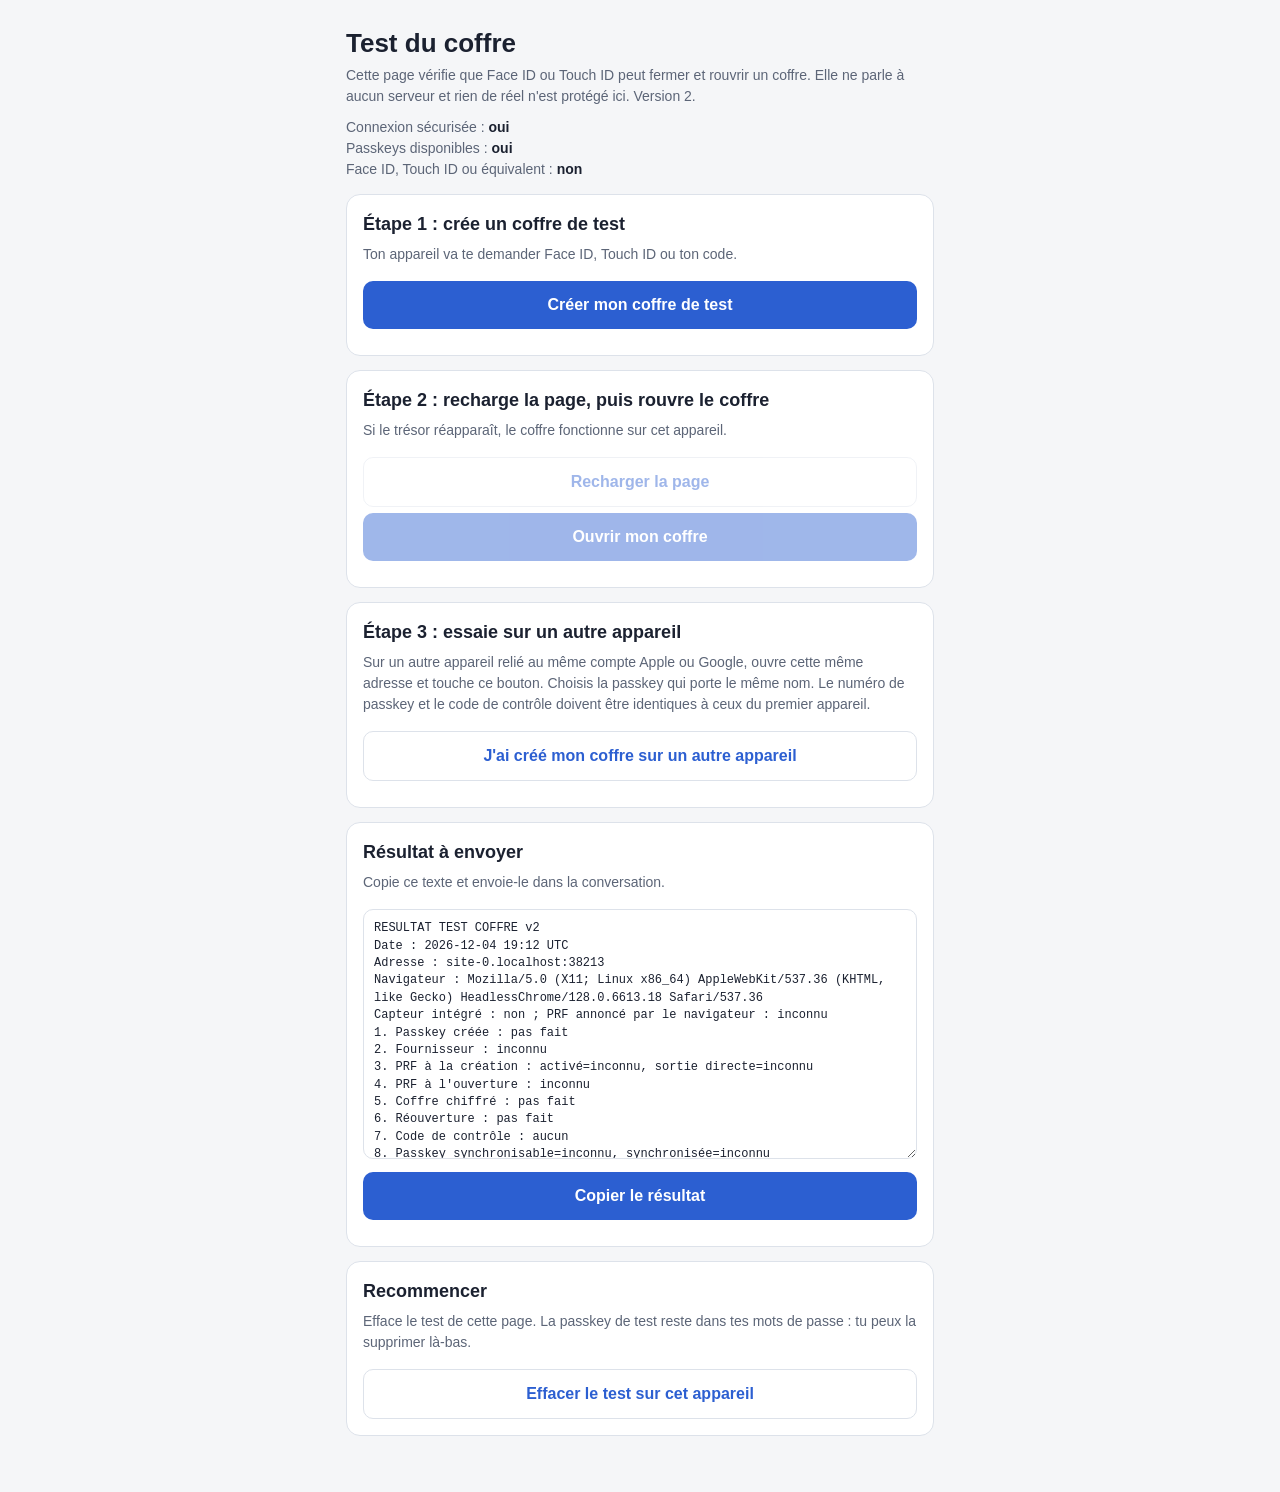
<file: index.html>
<!doctype html>
<html lang="fr">
<head>
<meta charset="utf-8">
<meta name="viewport" content="width=device-width, initial-scale=1">
<meta name="robots" content="noindex, nofollow">
<!-- La page ne charge rien d'extérieur et ne parle à aucun serveur (pas de connect-src). -->
<meta http-equiv="Content-Security-Policy" content="default-src 'none'; script-src 'unsafe-inline'; style-src 'unsafe-inline'; base-uri 'none'; form-action 'none'">
<title>Test du coffre</title>
<style>
  :root {
    color-scheme: light dark;
    --bg: #f5f6f8; --card: #ffffff; --ink: #1b2130; --muted: #5c6577; --line: #dde2ea;
    --accent: #2c5fd1; --accent-ink: #ffffff; --ok: #1d8a4b; --ko: #c23a2b; --wait: #a66a12;
  }
  @media (prefers-color-scheme: dark) {
    :root {
      --bg: #11141a; --card: #1a1f28; --ink: #eef1f6; --muted: #9ba5b6; --line: #2b323f;
      --accent: #7ea4ff; --accent-ink: #0d1220; --ok: #53c684; --ko: #ff8273; --wait: #e5b663;
    }
  }
  * { box-sizing: border-box; }
  body { margin: 0; background: var(--bg); color: var(--ink);
         font: 16px/1.5 -apple-system, BlinkMacSystemFont, "Segoe UI", Roboto, Helvetica, Arial, sans-serif; }
  main { max-width: 620px; margin: 0 auto; padding: 20px 16px 56px; }
  h1 { font-size: 26px; line-height: 1.2; margin: 8px 0 6px; }
  h2 { font-size: 18px; margin: 0 0 6px; }
  p { margin: 0 0 10px; }
  .muted { color: var(--muted); font-size: 14px; }
  .card { background: var(--card); border: 1px solid var(--line); border-radius: 14px; padding: 16px; margin-top: 14px; }
  button { font: inherit; font-weight: 600; border: 0; border-radius: 10px; padding: 12px 16px; min-height: 46px;
           background: var(--accent); color: var(--accent-ink); cursor: pointer; width: 100%; margin-top: 6px; }
  button.second { background: transparent; color: var(--accent); border: 1px solid var(--line); }
  button:disabled { opacity: .45; cursor: not-allowed; }
  .status { margin-top: 10px; font-size: 15px; overflow-wrap: anywhere; }
  .status.ok { color: var(--ok); } .status.ko { color: var(--ko); } .status.wait { color: var(--wait); }
  .env { list-style: none; padding: 0; margin: 8px 0 0; font-size: 14px; color: var(--muted); }
  .env b { color: var(--ink); font-weight: 600; }
  .code { font: 600 22px/1.2 ui-monospace, SFMono-Regular, Menlo, Consolas, monospace; letter-spacing: 1px; }
  textarea { width: 100%; min-height: 250px; margin-top: 6px; padding: 10px; border-radius: 10px; border: 1px solid var(--line);
             background: transparent; color: var(--ink); font: 12px/1.45 ui-monospace, SFMono-Regular, Menlo, Consolas, monospace; resize: vertical; }
  [hidden] { display: none !important; }
</style>
</head>
<body>
<main>
  <h1>Test du coffre</h1>
  <p class="muted">Cette page vérifie que Face ID ou Touch ID peut fermer et rouvrir un coffre.
     Elle ne parle à aucun serveur et rien de réel n'est protégé ici. Version 2.</p>
  <ul class="env" id="env"></ul>

  <section class="card">
    <h2>Étape 1 : crée un coffre de test</h2>
    <p class="muted">Ton appareil va te demander Face ID, Touch ID ou ton code.</p>
    <button id="b-creer">Créer mon coffre de test</button>
    <button id="b-activer" hidden>Dernier geste : activer le coffre</button>
    <div class="status" id="s1"></div>
  </section>

  <section class="card">
    <h2>Étape 2 : recharge la page, puis rouvre le coffre</h2>
    <p class="muted">Si le trésor réapparaît, le coffre fonctionne sur cet appareil.</p>
    <button id="b-recharger" class="second">Recharger la page</button>
    <button id="b-ouvrir">Ouvrir mon coffre</button>
    <div class="status" id="s2"></div>
  </section>

  <section class="card">
    <h2>Étape 3 : essaie sur un autre appareil</h2>
    <p class="muted">Sur un autre appareil relié au même compte Apple ou Google, ouvre cette même adresse et touche ce bouton.
       Choisis la passkey qui porte le même nom. Le numéro de passkey et le code de contrôle doivent être identiques à ceux du premier appareil.</p>
    <button id="b-autre" class="second">J'ai créé mon coffre sur un autre appareil</button>
    <div class="status" id="s3"></div>
  </section>

  <section class="card">
    <h2>Résultat à envoyer</h2>
    <p class="muted">Copie ce texte et envoie-le dans la conversation.</p>
    <textarea id="resultat" readonly></textarea>
    <button id="b-copier">Copier le résultat</button>
    <div class="status" id="s4"></div>
  </section>

  <section class="card">
    <h2>Recommencer</h2>
    <p class="muted">Efface le test de cette page. La passkey de test reste dans tes mots de passe : tu peux la supprimer là-bas.</p>
    <button id="b-effacer" class="second">Effacer le test sur cet appareil</button>
  </section>
</main>

<script>
'use strict';
// Test jetable : passkey + extension PRF -> HKDF -> AES-GCM. Aucun réseau, rien de réel.

const te = new TextEncoder(), td = new TextDecoder();
const $ = (id) => document.getElementById(id);
const STORE = 'coffre-test-v1';
const PRF_INPUT = te.encode('coffre-test/prf/v1');
// Sel fixe : dans ce test sans serveur, deux appareils doivent dériver la même clé.
// Dans le vrai produit, le sel est aléatoire et propre à chaque moyen d'accès.
const SALT = te.encode('coffre-test/sel-fixe/v1');
const INFO = { enc: 'coffre-test/chiffrement/v1', wrap: 'coffre-test/enveloppe/v1', code: 'coffre-test/code-de-controle/v1' };
const AAGUIDS = {
  'fbfc3007-154e-4ecc-8c0b-6e020557d7bd': 'Trousseau iCloud (Apple)',
  'dd4ec289-e01d-41c9-bb89-70fa845d4bf2': 'Trousseau iCloud géré (Apple)',
  'ea9b8d66-4d01-1d21-3ce4-b6b48cb575d4': 'Gestionnaire de mots de passe Google',
  'adce0002-35bc-c60a-648b-0b25f1f05503': 'Chrome sur Mac (profil local)',
  '08987058-cadc-51b2-bc12-73c0cfc9f3a8': 'Windows Hello',
  '9ddd1817-af5a-4672-a2b9-3e3dd95000a9': 'Windows Hello',
  '6028b017-b1d4-4c02-b4b3-afcdafc96bb2': 'Windows Hello',
  'bada5566-a7aa-401f-bd96-45619a55120d': '1Password',
  'd548826e-79b4-db40-a3d8-11116f7e8349': 'Bitwarden',
};

const b64u = (buf) => {
  let s = '';
  for (const x of new Uint8Array(buf)) s += String.fromCharCode(x);
  return btoa(s).replace(/\+/g, '-').replace(/\//g, '_').replace(/=+$/, '');
};
const unb64u = (str) => {
  let s = str.replace(/-/g, '+').replace(/_/g, '/');
  while (s.length % 4) s += '=';
  const bin = atob(s), out = new Uint8Array(bin.length);
  for (let i = 0; i < bin.length; i++) out[i] = bin.charCodeAt(i);
  return out;
};
const hex = (bytes) => Array.from(bytes, (b) => b.toString(16).padStart(2, '0')).join('');
const rand = (n) => crypto.getRandomValues(new Uint8Array(n));

// --- État gardé sur l'appareil : identifiant de la passkey, coffre chiffré, résultats. Jamais de clé.
const LOAD_ID = b64u(rand(6));
const fresh = () => ({ v: 1, credId: null, pending: null, blob: null, createdInLoad: null, r: { erreurs: [] } });
let state = fresh();
try {
  const saved = JSON.parse(localStorage.getItem(STORE));
  if (saved && saved.v === 1 && saved.r) state = saved;
} catch (_) { /* stockage indisponible : le test marche quand même, sans l'étape 2 après rechargement */ }
const save = () => { try { localStorage.setItem(STORE, JSON.stringify(state)); } catch (_) {} };

const env = { secure: window.isSecureContext, webauthn: !!window.PublicKeyCredential, uvpa: null, prfAnnonce: null };
let tresorEnClair = null; // gardé en mémoire seulement, pour l'afficher juste après la création

// --- Cryptographie (WebCrypto uniquement)
async function deriver(prfOutput) {
  const base = await crypto.subtle.importKey('raw', prfOutput, 'HKDF', false, ['deriveKey', 'deriveBits']);
  new Uint8Array(prfOutput).fill(0); // la sortie PRF ne traîne pas en mémoire
  const hk = (info) => ({ name: 'HKDF', hash: 'SHA-256', salt: SALT, info: te.encode(info) });
  const aes = { name: 'AES-GCM', length: 256 };
  const enc = await crypto.subtle.deriveKey(hk(INFO.enc), base, aes, false, ['encrypt', 'decrypt']);
  const wrap = await crypto.subtle.deriveKey(hk(INFO.wrap), base, aes, false, ['wrapKey', 'unwrapKey']);
  const bits = new Uint8Array(await crypto.subtle.deriveBits(hk(INFO.code), base, 32));
  const h = hex(bits).toUpperCase();
  return { enc, wrap, code: h.slice(0, 4) + '-' + h.slice(4) };
}

async function chiffrer(key, texte) {
  const iv = rand(12);
  const ct = await crypto.subtle.encrypt({ name: 'AES-GCM', iv }, key, te.encode(texte));
  return { iv: b64u(iv), ct: b64u(ct) };
}
async function dechiffrer(key, blob) {
  const pt = await crypto.subtle.decrypt({ name: 'AES-GCM', iv: unb64u(blob.iv) }, key, unb64u(blob.ct));
  return td.decode(pt);
}

// Mesure : le navigateur sait-il garder une clé de signature Ed25519 invisible pour le code de la page ?
// Clé jetable, jamais affichée, jamais gardée.
async function testerEd25519(wrapKey) {
  const out = { natif: false, invisible: false, detail: '' };
  try {
    const kp = await crypto.subtle.generateKey({ name: 'Ed25519' }, true, ['sign', 'verify']);
    out.natif = true;
    const iv = rand(12);
    const wrapped = await crypto.subtle.wrapKey('pkcs8', kp.privateKey, wrapKey, { name: 'AES-GCM', iv });
    const priv = await crypto.subtle.unwrapKey('pkcs8', wrapped, wrapKey, { name: 'AES-GCM', iv }, { name: 'Ed25519' }, false, ['sign']);
    const msg = te.encode('signature de test');
    const sig = await crypto.subtle.sign({ name: 'Ed25519' }, priv, msg);
    const valide = await crypto.subtle.verify({ name: 'Ed25519' }, kp.publicKey, sig, msg);
    let exportRefuse = false;
    try { await crypto.subtle.exportKey('pkcs8', priv); } catch (_) { exportRefuse = true; }
    out.invisible = valide && exportRefuse && priv.extractable === false;
    if (!out.invisible) out.detail = 'signature=' + valide + ', export refusé=' + exportRefuse;
  } catch (e) {
    out.detail = e.name || 'erreur';
  }
  return out;
}

// --- WebAuthn
const prfDe = (cred) => {
  const ext = cred.getClientExtensionResults ? cred.getClientExtensionResults() : {};
  const prf = ext && ext.prf ? ext.prf : null;
  const first = prf && prf.results && prf.results.first ? prf.results.first : null;
  return { active: prf ? (typeof prf.enabled === 'boolean' ? prf.enabled : null) : false,
           sortie: first && first.byteLength === 32 ? first : null };
};
// Octet de drapeaux des données de l'authentificateur : 0x08 = synchronisable, 0x10 = synchronisée.
const drapeaux = (authData) => {
  if (!authData || authData.byteLength < 37) return { be: null, bs: null };
  const f = new Uint8Array(authData)[32];
  return { be: !!(f & 0x08), bs: !!(f & 0x10) };
};
const fournisseurDe = (authData) => {
  if (!authData || authData.byteLength < 53) return null;
  const h = hex(new Uint8Array(authData).slice(37, 53));
  const id = [h.slice(0, 8), h.slice(8, 12), h.slice(12, 16), h.slice(16, 20), h.slice(20)].join('-');
  return (AAGUIDS[id] ? AAGUIDS[id] + ' ' : '') + '[' + id + ']';
};

function nomDuTest() {
  const d = new Date(), p = (n) => String(n).padStart(2, '0');
  return 'coffre-test-' + p(d.getDate()) + '-' + p(d.getMonth() + 1) + '-' + p(d.getHours()) + 'h' + p(d.getMinutes());
}
// Numéro court d'une passkey : le même sur tous les appareils où elle est synchronisée.
async function numeroDe(rawId) {
  return hex(new Uint8Array(await crypto.subtle.digest('SHA-256', rawId)).slice(0, 3)).toUpperCase();
}
function creerPasskey(etiquette) {
  return navigator.credentials.create({ publicKey: {
    challenge: rand(32),
    rp: { name: 'Test du coffre', id: location.hostname },
    user: { id: rand(16), name: etiquette, displayName: etiquette },
    pubKeyCredParams: [{ type: 'public-key', alg: -7 }, { type: 'public-key', alg: -257 }],
    authenticatorSelection: { authenticatorAttachment: 'platform', residentKey: 'required', requireResidentKey: true, userVerification: 'required' },
    attestation: 'none',
    timeout: 120000,
    extensions: { prf: { eval: { first: PRF_INPUT } } },
  } });
}
function demanderPasskey(credId) {
  return navigator.credentials.get({ publicKey: {
    challenge: rand(32),
    rpId: location.hostname,
    userVerification: 'required',
    timeout: 120000,
    allowCredentials: credId ? [{ type: 'public-key', id: unb64u(credId) }] : [],
    extensions: { prf: { eval: { first: PRF_INPUT } } },
  } });
}

// --- Affichage
function dire(id, texte, sorte) {
  const el = $(id);
  el.textContent = texte || '';
  el.className = 'status' + (sorte ? ' ' + sorte : '');
}
function expliquer(e) {
  const n = e && e.name;
  if (n === 'NotAllowedError') return 'Annulé, ou refusé par l\'appareil. Tu peux réessayer.';
  if (n === 'SecurityError') return 'Cette adresse n\'est pas autorisée pour les passkeys.';
  if (n === 'NotSupportedError') return 'Ce navigateur ne sait pas faire cette opération.';
  if (n === 'InvalidStateError') return 'Une passkey identique existe déjà sur cet appareil.';
  if (n === 'OperationError') return 'Le coffre n\'a pas pu être ouvert avec cette passkey.';
  return 'Erreur : ' + (n || 'inconnue');
}
function noter(etape, e) {
  const ligne = etape + ':' + (e && e.name ? e.name : 'Erreur') + (e && e.message ? ':' + String(e.message).slice(0, 90) : '');
  state.r.erreurs = (state.r.erreurs || []).concat(ligne).slice(-5);
  save();
}
const oui = (b) => (b === true ? 'oui' : b === false ? 'non' : 'inconnu');
const passkeyEnClair = () => (state.r.passkey
  ? ' Passkey n° ' + state.r.passkey + (state.r.etiquette ? ' (' + state.r.etiquette + ').' : '.') : '');

function texteResultat() {
  const r = state.r, L = [];
  L.push('RESULTAT TEST COFFRE v2');
  L.push('Date : ' + new Date().toISOString().slice(0, 16).replace('T', ' ') + ' UTC');
  L.push('Adresse : ' + location.host);
  L.push('Navigateur : ' + navigator.userAgent);
  L.push('Capteur intégré : ' + oui(env.uvpa) + ' ; PRF annoncé par le navigateur : ' + oui(env.prfAnnonce));
  L.push('1. Passkey créée : ' + (r.creation || 'pas fait')
    + (r.passkey ? ' (n° ' + r.passkey + (r.etiquette ? ', ' + r.etiquette : '') + ')' : ''));
  L.push('2. Fournisseur : ' + (r.fournisseur || 'inconnu'));
  L.push('3. PRF à la création : activé=' + oui(r.prfActive) + ', sortie directe=' + oui(r.prfDirect));
  L.push('4. PRF à l\'ouverture : ' + oui(r.prfOuverture));
  L.push('5. Coffre chiffré : ' + (r.chiffrement || 'pas fait'));
  L.push('6. Réouverture : ' + (r.reouverture
    ? r.reouverture + ', après rechargement=' + oui(r.apresRechargement) + ', même code=' + oui(r.memeCode) : 'pas fait'));
  L.push('7. Code de contrôle : ' + (r.code || 'aucun'));
  L.push('8. Passkey synchronisable=' + oui(r.be) + ', synchronisée=' + oui(r.bs));
  L.push('9. Ed25519 natif=' + oui(r.ed ? r.ed.natif : null) + ', clé invisible=' + oui(r.ed ? r.ed.invisible : null)
    + (r.ed && r.ed.detail ? ' (' + r.ed.detail + ')' : ''));
  L.push('10. Autre appareil : ' + (r.autre
    ? 'code ' + r.autre.code + ', passkey n° ' + (r.autre.passkey || 'inconnu') + ', même passkey que le coffre d\'ici=' + oui(r.autre.memePasskey)
      + ', synchronisée=' + oui(r.autre.bs) : 'pas fait'));
  if (r.erreurs && r.erreurs.length) L.push('Erreurs : ' + r.erreurs.join(' | '));
  return L.join('\n');
}

function afficher() {
  const pret = env.secure && env.webauthn;
  const ul = $('env');
  ul.textContent = '';
  const lignes = [
    ['Connexion sécurisée', oui(env.secure)],
    ['Passkeys disponibles', oui(env.webauthn)],
    ['Face ID, Touch ID ou équivalent', oui(env.uvpa)],
  ];
  for (const [nom, val] of lignes) {
    const li = document.createElement('li');
    const b = document.createElement('b');
    b.textContent = val;
    li.append(nom + ' : ', b);
    ul.append(li);
  }
  $('b-creer').disabled = !pret || !!state.blob;
  $('b-creer').hidden = !!state.pending;
  $('b-activer').hidden = !state.pending;
  $('b-ouvrir').disabled = !pret || !state.blob;
  $('b-recharger').disabled = !state.blob;
  $('b-autre').disabled = !pret;
  if (!pret) dire('s1', 'Cette page doit être ouverte en https (ou sur localhost) dans un navigateur récent.', 'ko');
  else if (state.pending) dire('s1', 'Passkey créée. Touche le bouton pour activer le coffre (ton appareil redemande une vérification).', 'wait');
  else if (state.blob && tresorEnClair) dire('s1', 'Coffre créé. Tu viens d\'y ranger : « ' + tresorEnClair + ' ». Code de contrôle : ' + state.r.code + '.' + passkeyEnClair(), 'ok');
  else if (state.blob) dire('s1', 'Un coffre de test existe sur cet appareil. Code de contrôle : ' + state.r.code + '.' + passkeyEnClair(), 'ok');
  $('resultat').value = texteResultat();
}

// --- Les trois gestes
async function fermerLeCoffre(prfOutput) {
  const cles = await deriver(prfOutput);
  tresorEnClair = 'Trésor n° ' + String(100000 + (new DataView(rand(4).buffer).getUint32(0) % 900000));
  state.blob = await chiffrer(cles.enc, tresorEnClair);
  state.r.chiffrement = 'OK';
  state.r.code = cles.code;
  state.r.ed = await testerEd25519(cles.wrap);
  state.createdInLoad = LOAD_ID;
  state.pending = null;
  save();
}

async function creer() {
  dire('s1', 'En attente de ton appareil…', 'wait');
  try {
    const etiquette = nomDuTest();
    const cred = await creerPasskey(etiquette);
    const prf = prfDe(cred);
    const ad = cred.response && cred.response.getAuthenticatorData ? cred.response.getAuthenticatorData() : null;
    const f = drapeaux(ad);
    state.credId = b64u(cred.rawId);
    Object.assign(state.r, { creation: 'OK', passkey: await numeroDe(cred.rawId), etiquette,
      prfActive: prf.active, prfDirect: !!prf.sortie, fournisseur: fournisseurDe(ad), be: f.be, bs: f.bs });
    if (prf.sortie) {
      await fermerLeCoffre(prf.sortie);
    } else {
      state.pending = state.credId; // certains appareils ne donnent la sortie PRF qu'à l'ouverture : il faut un second geste
      save();
    }
  } catch (e) {
    state.r.creation = state.r.creation === 'OK' ? 'OK' : 'ÉCHEC';
    noter('creation', e);
    afficher();
    dire('s1', expliquer(e), 'ko');
    return;
  }
  afficher();
}

async function activer() {
  dire('s1', 'En attente de ton appareil…', 'wait');
  try {
    const a = await demanderPasskey(state.pending);
    const prf = prfDe(a);
    const f = drapeaux(a.response && a.response.authenticatorData);
    if (f.be !== null) Object.assign(state.r, { be: f.be, bs: f.bs });
    state.r.prfOuverture = !!prf.sortie;
    if (!prf.sortie) {
      save();
      afficher();
      dire('s1', 'Cet appareil ou ce navigateur ne donne pas le secret nécessaire au coffre (PRF absent). Envoie quand même le résultat.', 'ko');
      return;
    }
    await fermerLeCoffre(prf.sortie);
  } catch (e) {
    noter('activation', e);
    afficher();
    dire('s1', expliquer(e), 'ko');
    return;
  }
  afficher();
}

async function ouvrir() {
  dire('s2', 'En attente de ton appareil…', 'wait');
  try {
    const a = await demanderPasskey(state.credId);
    const prf = prfDe(a);
    const f = drapeaux(a.response && a.response.authenticatorData);
    if (f.be !== null) Object.assign(state.r, { be: f.be, bs: f.bs });
    state.r.prfOuverture = !!prf.sortie;
    if (!prf.sortie) throw Object.assign(new Error('pas de sortie PRF'), { name: 'PrfAbsent' });
    const cles = await deriver(prf.sortie);
    const tresor = await dechiffrer(cles.enc, state.blob);
    const apres = state.createdInLoad !== LOAD_ID;
    Object.assign(state.r, { reouverture: 'OK', apresRechargement: apres, memeCode: cles.code === state.r.code });
    save();
    afficher();
    dire('s2', 'Coffre ouvert. Trésor retrouvé : « ' + tresor + ' ».' + (apres ? '' : ' Recharge la page et recommence pour un test complet.'), 'ok');
  } catch (e) {
    // Une annulation ne doit pas effacer une réouverture déjà réussie.
    if (e.name !== 'NotAllowedError') Object.assign(state.r, { reouverture: 'ÉCHEC', apresRechargement: null, memeCode: null });
    noter('ouverture', e);
    afficher();
    dire('s2', e.name === 'PrfAbsent' ? 'L\'appareil n\'a pas donné le secret du coffre (PRF absent).' : expliquer(e), 'ko');
  }
}

async function autreAppareil() {
  dire('s3', 'En attente de ton appareil…', 'wait');
  try {
    const a = await demanderPasskey(null); // sans identifiant : l'appareil propose les passkeys qu'il connaît pour cette adresse
    const prf = prfDe(a);
    const f = drapeaux(a.response && a.response.authenticatorData);
    if (!prf.sortie) throw Object.assign(new Error('pas de sortie PRF'), { name: 'PrfAbsent' });
    const cles = await deriver(prf.sortie);
    const numero = await numeroDe(a.rawId);
    // Sur l'appareil qui a créé le coffre, on sait dire si la passkey choisie est celle du coffre.
    const meme = state.credId ? b64u(a.rawId) === state.credId : null;
    state.r.autre = { code: cles.code, bs: f.bs, passkey: numero, memePasskey: meme };
    save();
    afficher();
    const anomalie = meme === true && cles.code !== state.r.code;
    const suite = anomalie ? ' ANOMALIE : c\'est la passkey du coffre de cet appareil, mais le code est différent. Envoie le résultat.'
      : meme === true ? ' C\'est bien la passkey du coffre de cet appareil, avec le même code.'
      : meme === false ? ' Ce n\'est pas la passkey du coffre de cet appareil : son code est différent, c\'est normal.'
      : ' Le numéro de passkey et le code doivent être identiques à ceux du premier appareil.';
    $('s3').textContent = '';
    $('s3').className = 'status ' + (anomalie ? 'ko' : 'ok');
    const span = document.createElement('span');
    span.className = 'code';
    span.textContent = cles.code;
    $('s3').append('Passkey n° ' + numero + '. Code de contrôle : ', span, '.' + suite);
  } catch (e) {
    noter('autre-appareil', e);
    afficher();
    dire('s3', e.name === 'PrfAbsent' ? 'Passkey trouvée, mais l\'appareil n\'a pas donné le secret du coffre (PRF absent).' : expliquer(e), 'ko');
  }
}

async function copier() {
  const t = $('resultat');
  t.value = texteResultat();
  try {
    await navigator.clipboard.writeText(t.value);
    dire('s4', 'Copié. Colle-le dans la conversation.', 'ok');
  } catch (_) {
    t.focus(); t.select();
    dire('s4', 'Sélectionné. Fais « Copier », puis colle-le dans la conversation.', 'wait');
  }
}

function effacer() {
  try { localStorage.removeItem(STORE); } catch (_) {}
  state = fresh();
  tresorEnClair = null;
  for (const id of ['s1', 's2', 's3', 's4']) dire(id, '');
  afficher();
}

// Un seul geste à la fois : évite deux demandes de passkey en parallèle.
let occupe = false;
const seul = (fn) => async () => { if (occupe) return; occupe = true; try { await fn(); } finally { occupe = false; } };
$('b-creer').addEventListener('click', seul(creer));
$('b-activer').addEventListener('click', seul(activer));
$('b-ouvrir').addEventListener('click', seul(ouvrir));
$('b-autre').addEventListener('click', seul(autreAppareil));
$('b-recharger').addEventListener('click', () => location.reload());
$('b-copier').addEventListener('click', copier);
$('b-effacer').addEventListener('click', effacer);

afficher();
(async () => {
  if (!env.webauthn) return;
  try { env.uvpa = await PublicKeyCredential.isUserVerifyingPlatformAuthenticatorAvailable(); } catch (_) {}
  try {
    if (PublicKeyCredential.getClientCapabilities) {
      const caps = await PublicKeyCredential.getClientCapabilities();
      if (caps && typeof caps['extension:prf'] === 'boolean') env.prfAnnonce = caps['extension:prf'];
    }
  } catch (_) {}
  afficher();
})();
</script>
</body>
</html>
</file>
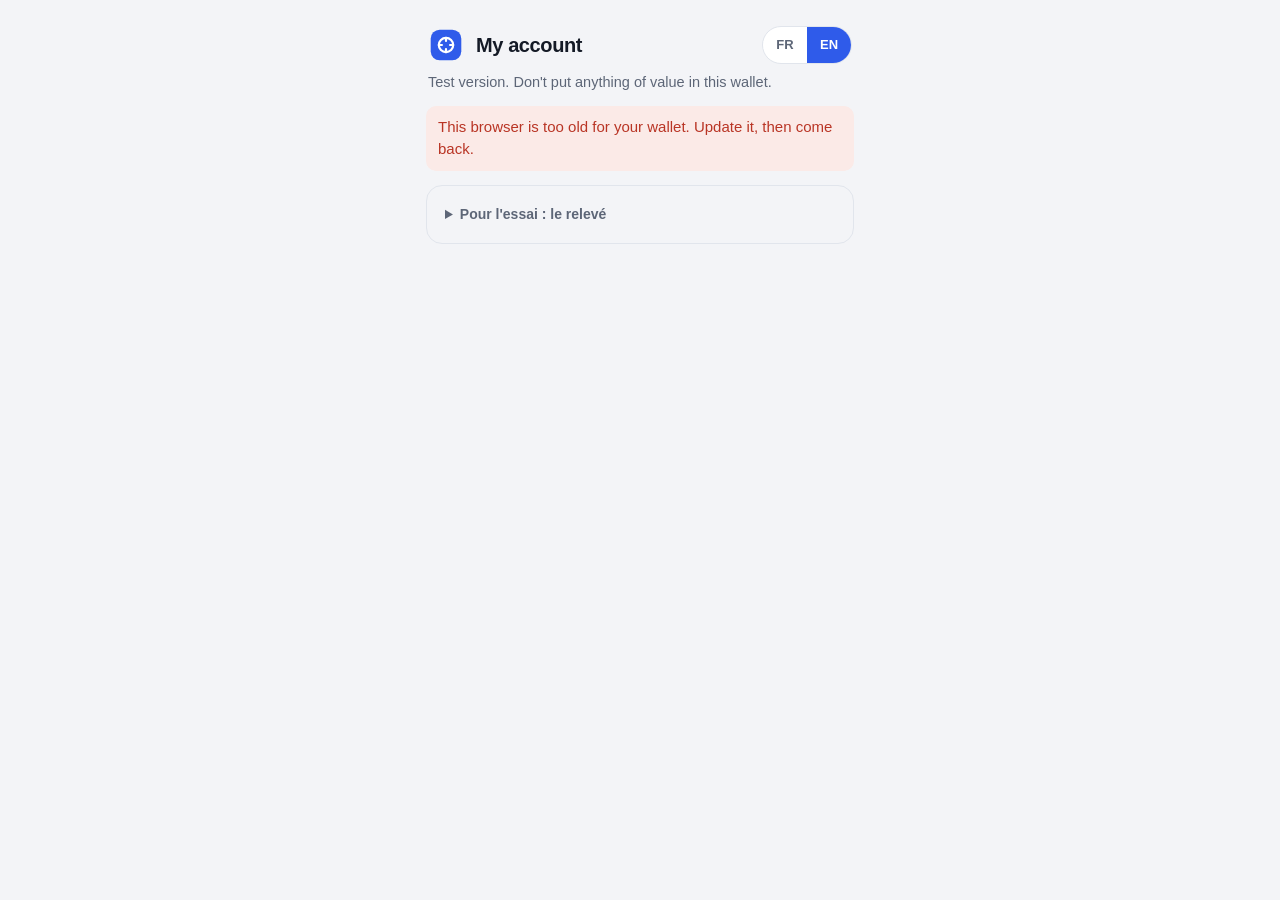
<file: compte/index.html>
<!doctype html>
<html lang="fr">
<head>
<meta charset="utf-8">
<meta http-equiv="Content-Security-Policy" content="default-src 'none'; script-src 'self'; style-src 'self'; img-src 'self'; connect-src https://coffre-serveur-test.aminvest73.workers.dev; base-uri 'none'; form-action 'none'">
<meta name="referrer" content="no-referrer">
<meta name="viewport" content="width=device-width, initial-scale=1">
<meta name="robots" content="noindex, nofollow">
<meta name="theme-color" content="#f3f4f7" media="(prefers-color-scheme: light)">
<meta name="theme-color" content="#0e1116" media="(prefers-color-scheme: dark)">
<title></title>
<link rel="stylesheet" href="style.css">
</head>
<body>
<!-- Aucun texte pour le joueur n'est écrit ici : la page les pose elle-même, en français ou en anglais (textes.mjs).
     Seul le relevé d'essai, tout en bas, reste écrit en français. -->
<main>
  <header class="entete">
    <svg class="marque" viewBox="0 0 40 40" aria-hidden="true" focusable="false">
      <rect class="porte" x="3" y="3" width="34" height="34" rx="10"/>
      <circle class="cadran" cx="20" cy="20" r="8"/>
      <path class="cadran" d="M20 12v3.5M20 24.5V28M12 20h3.5M24.5 20H28"/>
    </svg>
    <h1 id="t-titre"></h1>
    <div class="langue" role="group" id="z-langue">
      <button type="button" id="b-langue-fr"></button><button type="button" id="b-langue-en"></button>
    </div>
  </header>
  <p class="muted essai-note" id="t-essai"></p>
  <div class="status ko" id="blocage" hidden></div>

  <section class="card" id="v-admission" hidden>
    <h2 id="t-adm-titre"></h2>
    <p class="muted" id="t-adm-texte"></p>
    <input id="code-testeur" type="password" autocomplete="off" autocapitalize="off" spellcheck="false">
    <button id="b-code"></button>
    <div class="status" id="s-admission"></div>
  </section>

  <!-- Un jeu demande de confirmer un envoi ou une opération : la page montre qui demande, ce qui sortirait du wallet,
       ce qu'elle a vérifié et ce qu'elle ne lit pas. Rien d'autre n'est proposé pendant ce temps. -->
  <section class="card jeu" id="v-operation" hidden>
    <h2 id="op-titre"></h2>
    <p><strong id="op-nom"></strong> <span id="op-phrase"></span></p>
    <p class="site" id="op-site"></p>
    <div class="envoi" id="op-sorties"></div>
    <p class="muted detail-envoi" id="op-destinataires"></p>
    <p class="faits-operation" id="op-faits"></p>
    <p class="muted" id="op-frais"></p>
    <p class="total-envoi" id="op-total"></p>
    <!-- Pour une opération du programme d'un jeu : ce que la fenêtre a vérifié, et ce qu'elle ne lit pas. -->
    <p class="muted note-operation" id="op-limite" hidden></p>
    <button id="b-op-confirmer" hidden></button>
    <button id="b-op-refuser" class="second" hidden></button>
    <div class="status" id="s-operation"></div>
  </section>

  <!-- Un jeu demande à connecter le joueur : son nom, son site, ce qu'il verra. Quand il n'y a pas encore de compte
       ici, cette carte et celle de l'accueil, juste en dessous, n'en font qu'une à l'écran. -->
  <section class="card jeu" id="v-jeu" hidden>
    <h2 id="jeu-titre"></h2>
    <p class="site" id="jeu-site"></p>
    <p class="muted" id="jeu-texte"></p>
    <button id="b-jeu" hidden></button>
    <div class="status" id="s-jeu"></div>
    <button id="b-jeu-refus" class="lien" hidden></button>
  </section>

  <div id="v-accueil" hidden>
    <section class="card">
      <h2 id="accueil-titre"></h2>
      <p class="muted" id="p-accueil"></p>
      <div id="z-portes" hidden>
        <!-- Les logos sont les fichiers officiels de chaque service, servis par cette page (voir LOGOS.md) : rien n'est chargé d'ailleurs. -->
        <button id="b-porte-google" class="porte porte-google" hidden><img src="google-g.svg" alt="" width="20" height="20"><span id="t-porte-google"></span></button>
        <button id="b-porte-discord" class="porte porte-discord" hidden><img src="discord-symbole-blanc.svg" alt="" width="20" height="20"><span id="t-porte-discord"></span></button>
        <button id="b-porte-email" class="porte porte-neutre" hidden><svg viewBox="0 0 24 24" aria-hidden="true" focusable="false"><path fill="none" stroke="currentColor" stroke-width="2" stroke-linecap="round" stroke-linejoin="round" d="M3.5 6.5h17v11h-17z M4 7l8 6.5L20 7"/></svg><span id="t-porte-email"></span></button>
      </div>
      <div id="z-identite" hidden>
        <p class="muted" id="p-identite"></p>
        <input id="email" type="text" inputmode="email" autocomplete="email" autocapitalize="off" spellcheck="false">
        <button id="b-envoyer-code"></button>
        <div id="z-code" hidden>
          <input id="code-email" type="text" inputmode="numeric" autocomplete="one-time-code" maxlength="6">
          <button id="b-valider-code"></button>
        </div>
      </div>
      <button id="b-creer"></button>
      <!-- Seulement quand le jeu qui a ouvert cette fenêtre le propose. Ce bouton ne signe rien et n'appelle aucun
           wallet : il rend la main au jeu. L'icône est dessinée ici : rien n'est chargé d'ailleurs. -->
      <button id="b-wallet" class="porte porte-neutre" hidden><svg viewBox="0 0 24 24" aria-hidden="true" focusable="false"><path fill="none" stroke="currentColor" stroke-width="2" stroke-linecap="round" stroke-linejoin="round" d="M4 7.5V17a2 2 0 0 0 2 2h13a1 1 0 0 0 1-1v-8a1 1 0 0 0-1-1H6a2 2 0 0 1-2-1.5zm0 0A2 2 0 0 1 6 5h11v4"/><circle cx="16.5" cy="14" r="1.3" fill="currentColor"/></svg><span id="t-wallet"></span></button>
      <p class="muted note" id="p-wallet" hidden></p>
      <div class="status" id="s-accueil"></div>
      <button id="b-connecter" class="lien"></button>
      <button id="b-retrouver" class="lien" hidden></button>
    </section>
    <p class="muted pied" id="a-pied"></p>
  </div>

  <!-- Retrouver son compte sans appareil, en trois étapes : l'adresse e-mail et son code, les 12 mots, le nouvel appareil. -->
  <section class="card" id="v-retrouver" hidden>
    <div class="pas" aria-hidden="true"><i id="r-pas-1"></i><i id="r-pas-2"></i><i id="r-pas-3"></i></div>
    <p class="muted etape" id="r-etape"></p>
    <div id="r-email">
      <h2 id="t-r-email-titre"></h2>
      <p class="muted" id="t-r-email-texte"></p>
      <div id="r-z-adresse">
        <input id="r-adresse" type="text" inputmode="email" autocomplete="email" autocapitalize="off" spellcheck="false">
        <button id="b-r-code"></button>
      </div>
      <input id="r-code" type="text" inputmode="numeric" autocomplete="one-time-code" maxlength="6" hidden>
      <button id="b-r-valider" hidden></button>
      <p class="muted note" id="t-r-meme-compte"></p>
    </div>
    <div id="r-mots" hidden>
      <h2 id="t-r-mots-titre"></h2>
      <p class="muted" id="t-r-mots-texte"></p>
      <div class="saisie">
        <input id="r-mot-1" type="text" autocomplete="off" autocapitalize="none" autocorrect="off" spellcheck="false" placeholder="1">
        <input id="r-mot-2" type="text" autocomplete="off" autocapitalize="none" autocorrect="off" spellcheck="false" placeholder="2">
        <input id="r-mot-3" type="text" autocomplete="off" autocapitalize="none" autocorrect="off" spellcheck="false" placeholder="3">
        <input id="r-mot-4" type="text" autocomplete="off" autocapitalize="none" autocorrect="off" spellcheck="false" placeholder="4">
        <input id="r-mot-5" type="text" autocomplete="off" autocapitalize="none" autocorrect="off" spellcheck="false" placeholder="5">
        <input id="r-mot-6" type="text" autocomplete="off" autocapitalize="none" autocorrect="off" spellcheck="false" placeholder="6">
        <input id="r-mot-7" type="text" autocomplete="off" autocapitalize="none" autocorrect="off" spellcheck="false" placeholder="7">
        <input id="r-mot-8" type="text" autocomplete="off" autocapitalize="none" autocorrect="off" spellcheck="false" placeholder="8">
        <input id="r-mot-9" type="text" autocomplete="off" autocapitalize="none" autocorrect="off" spellcheck="false" placeholder="9">
        <input id="r-mot-10" type="text" autocomplete="off" autocapitalize="none" autocorrect="off" spellcheck="false" placeholder="10">
        <input id="r-mot-11" type="text" autocomplete="off" autocapitalize="none" autocorrect="off" spellcheck="false" placeholder="11">
        <input id="r-mot-12" type="text" autocomplete="off" autocapitalize="none" autocorrect="off" spellcheck="false" placeholder="12">
      </div>
      <button id="b-r-retrouver"></button>
      <button id="b-r-aide" class="lien"></button>
    </div>
    <div id="r-garder" hidden>
      <h2 id="t-r-garder-titre"></h2>
      <p class="muted" id="t-r-adresse"></p>
      <p class="adresse" id="r-wallet"></p>
      <p id="t-r-garder-texte"></p>
      <p class="fort" id="t-r-portee"></p>
      <p class="muted" id="t-r-ancien"></p>
      <button id="b-r-garder"></button>
    </div>
    <div class="status" id="s-retrouver"></div>
    <p class="muted note" id="r-suite"></p>
    <button id="b-r-annuler" class="lien"></button>
  </section>

  <!-- Le compte est sur cet appareil : son wallet, sa protection, et, quand il le faut, l'ajout de cet appareil.
       Le reste est sous « Plus d'options ». -->
  <div id="v-coffre" hidden>
    <section class="card">
      <h2 id="t-c-titre"></h2>
      <p class="muted etiquette" id="t-c-adresse"></p>
      <div class="puce"><span class="adresse" id="adresse-courte"></span><button type="button" id="b-copier-adresse" class="petit"></button></div>
      <div class="status" id="garde"></div>
      <button id="b-doublon" hidden></button>
      <button id="b-renvoyer" hidden></button>
      <div class="status" id="s-coffre"></div>
    </section>
    <section class="card" id="c-protection">
      <h2 id="t-s-titre"></h2>
      <p class="muted" id="secours"></p>
      <button id="b-mission"></button>
      <button id="b-adresses" class="second" hidden></button>
    </section>
    <section class="card" id="c-appareil" hidden>
      <h2 id="t-ap-titre"></h2>
      <p class="muted" id="appareil"></p>
      <button id="b-ajouter" class="second" hidden></button>
      <div class="status" id="s-appareil"></div>
    </section>
    <details class="plus options" id="c-plus">
      <summary id="t-c-plus"></summary>
      <p class="muted" id="t-c-adresse-entiere"></p>
      <p class="adresse" id="adresse"></p>
      <button id="b-reconnecter" class="second"></button>
      <button id="b-ouvrir" class="second"></button>
      <button id="b-oublier" class="second"></button>
      <div class="status" id="s-plus"></div>
    </details>
  </div>

  <section class="card" id="v-adresses" hidden>
    <h2 id="t-ad-titre"></h2>
    <div id="a-liste">
      <p id="t-ad-texte"></p>
      <p class="muted" id="t-ad-note"></p>
      <div class="status" id="a-attente" hidden></div>
      <button id="b-a-terminer" hidden></button>
      <div class="status" id="a-rang-1"></div>
      <button id="b-a-changer-1" class="second"></button>
      <div class="status" id="a-rang-2"></div>
      <button id="b-a-regler-2" class="second"></button>
      <button id="b-a-retirer-2" class="second" hidden></button>
    </div>
    <div id="a-saisie" hidden>
      <p id="a-titre"></p>
      <div id="a-z-adresse">
        <input id="a-adresse" type="text" inputmode="email" autocomplete="email" autocapitalize="off" spellcheck="false">
        <button id="b-a-code"></button>
        <input id="a-code" type="text" inputmode="numeric" autocomplete="one-time-code" maxlength="6" hidden>
      </div>
      <button id="b-a-enregistrer" hidden></button>
      <button id="b-a-retour" class="second"></button>
    </div>
    <div class="status" id="s-adresses"></div>
    <button id="b-a-fermer" class="lien"></button>
  </section>

  <!-- Protéger son compte : voir les 12 mots, les remettre dans l'ordre, puis donner une adresse e-mail. -->
  <section class="card" id="v-mission" hidden>
    <div id="m-progres" hidden>
      <div class="pas" aria-hidden="true"><i id="m-pas-1"></i><i id="m-pas-2"></i><i id="m-pas-3"></i></div>
      <p class="muted etape" id="m-etape"></p>
    </div>
    <div id="m-intro">
      <h2 id="t-m-titre"></h2>
      <p id="t-m-intro"></p>
      <p class="muted" id="t-m-seul"></p>
      <details class="plus">
        <summary id="t-m-pourquoi-titre"></summary>
        <p class="muted" id="t-m-pourquoi"></p>
      </details>
      <button id="b-m-voir"></button>
    </div>
    <div id="m-mots" hidden>
      <h2 id="t-m-mots-titre"></h2>
      <p class="muted" id="t-m-mots-texte"></p>
      <ol class="mots">
        <li><span>1</span><b id="m-mot-1"></b></li>
        <li><span>2</span><b id="m-mot-2"></b></li>
        <li><span>3</span><b id="m-mot-3"></b></li>
        <li><span>4</span><b id="m-mot-4"></b></li>
        <li><span>5</span><b id="m-mot-5"></b></li>
        <li><span>6</span><b id="m-mot-6"></b></li>
        <li><span>7</span><b id="m-mot-7"></b></li>
        <li><span>8</span><b id="m-mot-8"></b></li>
        <li><span>9</span><b id="m-mot-9"></b></li>
        <li><span>10</span><b id="m-mot-10"></b></li>
        <li><span>11</span><b id="m-mot-11"></b></li>
        <li><span>12</span><b id="m-mot-12"></b></li>
      </ol>
      <button id="b-m-note"></button>
    </div>
    <div id="m-cartes" hidden>
      <h2 id="t-m-cartes-titre"></h2>
      <p class="muted" id="t-m-cartes-texte"></p>
      <ol class="mots">
        <li><span>1</span><b id="m-place-1"></b></li>
        <li><span>2</span><b id="m-place-2"></b></li>
        <li><span>3</span><b id="m-place-3"></b></li>
        <li><span>4</span><b id="m-place-4"></b></li>
        <li><span>5</span><b id="m-place-5"></b></li>
        <li><span>6</span><b id="m-place-6"></b></li>
        <li><span>7</span><b id="m-place-7"></b></li>
        <li><span>8</span><b id="m-place-8"></b></li>
        <li><span>9</span><b id="m-place-9"></b></li>
        <li><span>10</span><b id="m-place-10"></b></li>
        <li><span>11</span><b id="m-place-11"></b></li>
        <li><span>12</span><b id="m-place-12"></b></li>
      </ol>
      <p class="muted" id="m-avance"></p>
      <div class="cartes">
        <button type="button" class="carte" id="m-carte-1"></button>
        <button type="button" class="carte" id="m-carte-2"></button>
        <button type="button" class="carte" id="m-carte-3"></button>
        <button type="button" class="carte" id="m-carte-4"></button>
        <button type="button" class="carte" id="m-carte-5"></button>
        <button type="button" class="carte" id="m-carte-6"></button>
        <button type="button" class="carte" id="m-carte-7"></button>
        <button type="button" class="carte" id="m-carte-8"></button>
        <button type="button" class="carte" id="m-carte-9"></button>
        <button type="button" class="carte" id="m-carte-10"></button>
        <button type="button" class="carte" id="m-carte-11"></button>
        <button type="button" class="carte" id="m-carte-12"></button>
      </div>
      <button id="b-m-valider" disabled></button>
      <button id="b-m-retirer" class="second" disabled></button>
      <button id="b-m-revoir" class="lien"></button>
    </div>
    <div id="m-email" hidden>
      <h2 id="t-m-email-titre"></h2>
      <p class="bon" id="t-m-email-ok"></p>
      <p class="muted" id="t-m-email-texte"></p>
      <div id="m-z-adresse">
        <input id="m-adresse" type="text" inputmode="email" autocomplete="email" autocapitalize="off" spellcheck="false">
        <button id="b-m-code"></button>
        <input id="m-code" type="text" inputmode="numeric" autocomplete="one-time-code" maxlength="6" hidden>
      </div>
      <button id="b-m-finir" hidden></button>
    </div>
    <div class="status" id="s-mission"></div>
    <button id="b-m-annuler" class="lien"></button>
  </section>

  <!-- Le relevé d'essai : il sert à ceux qui essaient la page et qui le recopient. Il reste en français, lui et ses lignes. -->
  <details class="card essai" id="v-resultat">
    <summary>Pour l'essai : le relevé</summary>
    <button id="b-copier" class="second">Copier le résultat</button>
    <textarea id="resultat" readonly></textarea>
    <div class="status" id="s-resultat"></div>
  </details>
</main>
<script type="module" src="page.mjs"></script>
</body>
</html>
</file>
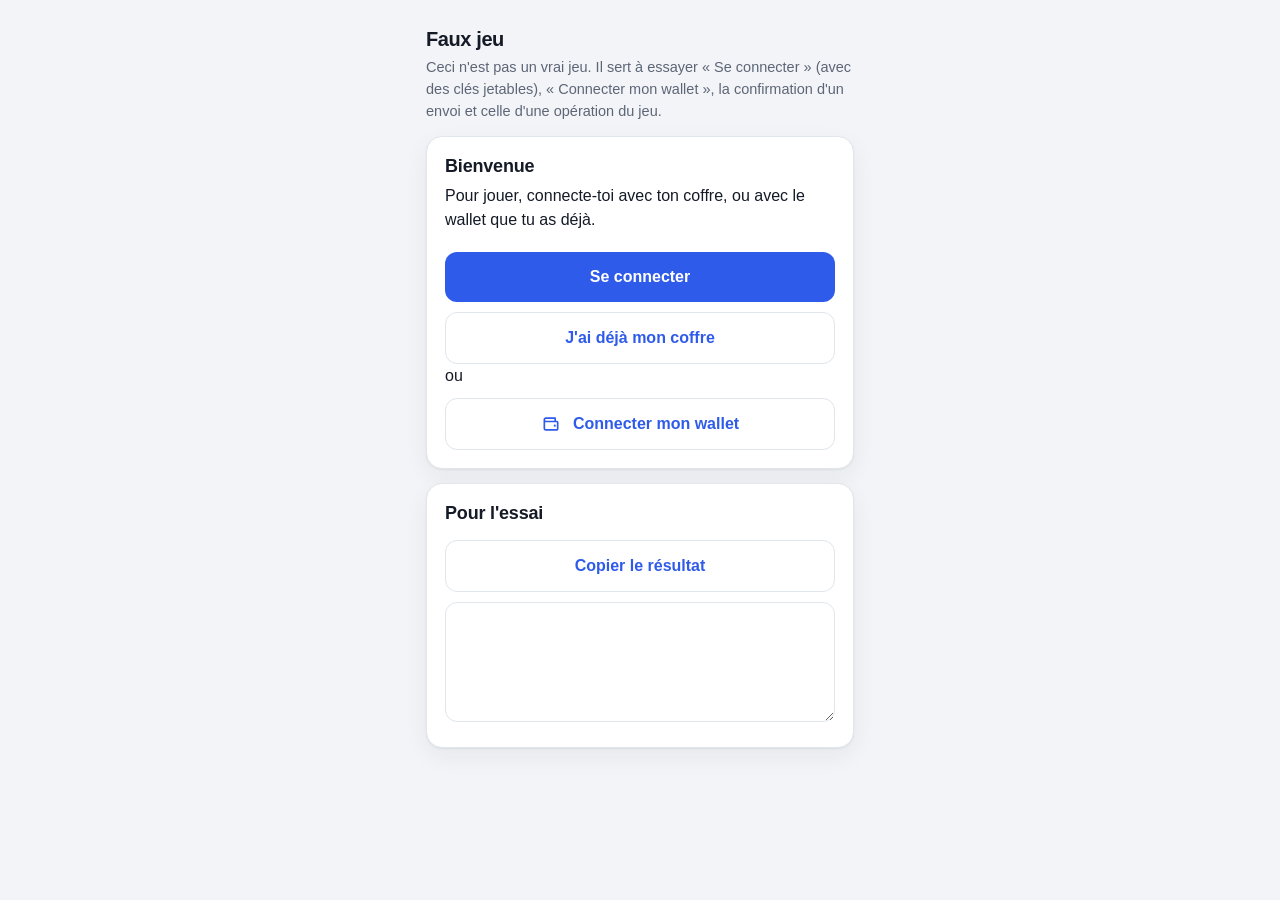
<file: faux-jeu/index.html>
<!doctype html>
<html lang="fr">
<head>
<meta charset="utf-8">
<meta http-equiv="Content-Security-Policy" content="default-src 'none'; script-src 'self'; style-src 'self'; base-uri 'none'; form-action 'none'">
<meta name="referrer" content="no-referrer">
<meta name="viewport" content="width=device-width, initial-scale=1">
<meta name="robots" content="noindex, nofollow">
<title>Faux jeu (démonstration)</title>
<link rel="stylesheet" href="style.css">
</head>
<body>
<main>
  <h1>Faux jeu</h1>
  <p class="muted">Ceci n'est pas un vrai jeu. Il sert à essayer « Se connecter » (avec des clés jetables), « Connecter mon wallet », la confirmation d'un envoi et celle d'une opération du jeu.</p>

  <section class="card">
    <h2 id="titre">Bienvenue</h2>
    <p id="etat">Pour jouer, connecte-toi avec ton coffre, ou avec le wallet que tu as déjà.</p>
    <button id="b-connexion">Se connecter</button>
    <button id="b-existant" class="second">J'ai déjà mon coffre</button>
    <div class="ou" aria-hidden="true">ou</div>
    <!-- Pour le joueur qui a déjà un wallet Solana. L'icône est dessinée ici : rien n'est chargé d'ailleurs. -->
    <button id="b-wallet" class="second porte"><svg viewBox="0 0 24 24" aria-hidden="true" focusable="false"><path fill="none" stroke="currentColor" stroke-width="2" stroke-linecap="round" stroke-linejoin="round" d="M4 7.5V17a2 2 0 0 0 2 2h13a1 1 0 0 0 1-1v-8a1 1 0 0 0-1-1H6a2 2 0 0 1-2-1.5zm0 0A2 2 0 0 1 6 5h11v4"/><circle cx="16.5" cy="14" r="1.3" fill="currentColor"/></svg><span>Connecter mon wallet</span></button>
    <div id="z-wallets" hidden>
      <p class="muted">Plusieurs wallets sont installés. Lequel veux-tu utiliser ?</p>
      <div id="l-wallets"></div>
    </div>
    <!-- Aucun wallet ne s'annonce dans ce navigateur (le cas d'un téléphone, hors de l'application d'un wallet) :
         la page propose de s'ouvrir dans le navigateur du wallet. De vrais liens, posés par demo.mjs, que le joueur
         touche lui-même : ils ne marchent que touchés, rien n'est ouvert par le script. -->
    <div id="z-ouvrir" hidden>
      <p>Aucun wallet Solana compatible n'a été trouvé dans ce navigateur.</p>
      <div id="z-ouvrir-liens" hidden>
        <p>Sur un téléphone, ouvre cette page dans l'application de ton wallet :</p>
        <div class="cartes" id="l-ouvrir"></div>
      </div>
      <p class="muted">Un autre wallet ? Ouvre son application, puis cette page dans son navigateur. Sur un ordinateur, installe son extension et recharge la page.</p>
      <p class="muted">Pas de wallet ? Touche « Se connecter », en haut : ton coffre t'en donne un.</p>
    </div>
    <div class="status" id="s-jeu"></div>
  </section>

  <!-- Visible une fois connecté avec un coffre : faire confirmer un envoi dans la fenêtre du coffre. Rien n'est diffusé. -->
  <section class="card" id="z-envoi" hidden>
    <h2>Essayer un envoi</h2>
    <p>La fenêtre de ton coffre te montre l'envoi et te demande de confirmer. Le faux jeu vérifie ensuite ta signature.</p>
    <button id="b-envoi">Envoyer 0,001 SOL (essai)</button>
    <p class="muted note">Essai : rien n'est envoyé sur le réseau.</p>
    <div class="status" id="s-envoi"></div>
  </section>

  <!-- Visible une fois connecté avec un coffre : deux opérations d'essai du « programme » du faux jeu. Rien n'est diffusé. -->
  <section class="card" id="z-operations" hidden>
    <h2>Essayer une opération du jeu</h2>
    <p>Le faux jeu prépare une opération de son programme (un faux), la signe avec ses clés d'essai, puis ta fenêtre te demande de confirmer.</p>
    <button id="b-ouvrir-essai">Ouvrir un coffre (essai)</button>
    <button id="b-cadeau-essai" class="second">Réclamer mon cadeau (essai)</button>
    <p class="muted note">Essai : rien n'est envoyé sur le réseau.</p>
    <div class="status" id="s-operations"></div>
  </section>

  <section class="card">
    <h2>Pour l'essai</h2>
    <button id="b-copier" class="second">Copier le résultat</button>
    <textarea id="resultat" readonly></textarea>
    <div class="status" id="s-resultat"></div>
  </section>
</main>
<script type="module" src="demo.mjs"></script>
</body>
</html>
</file>
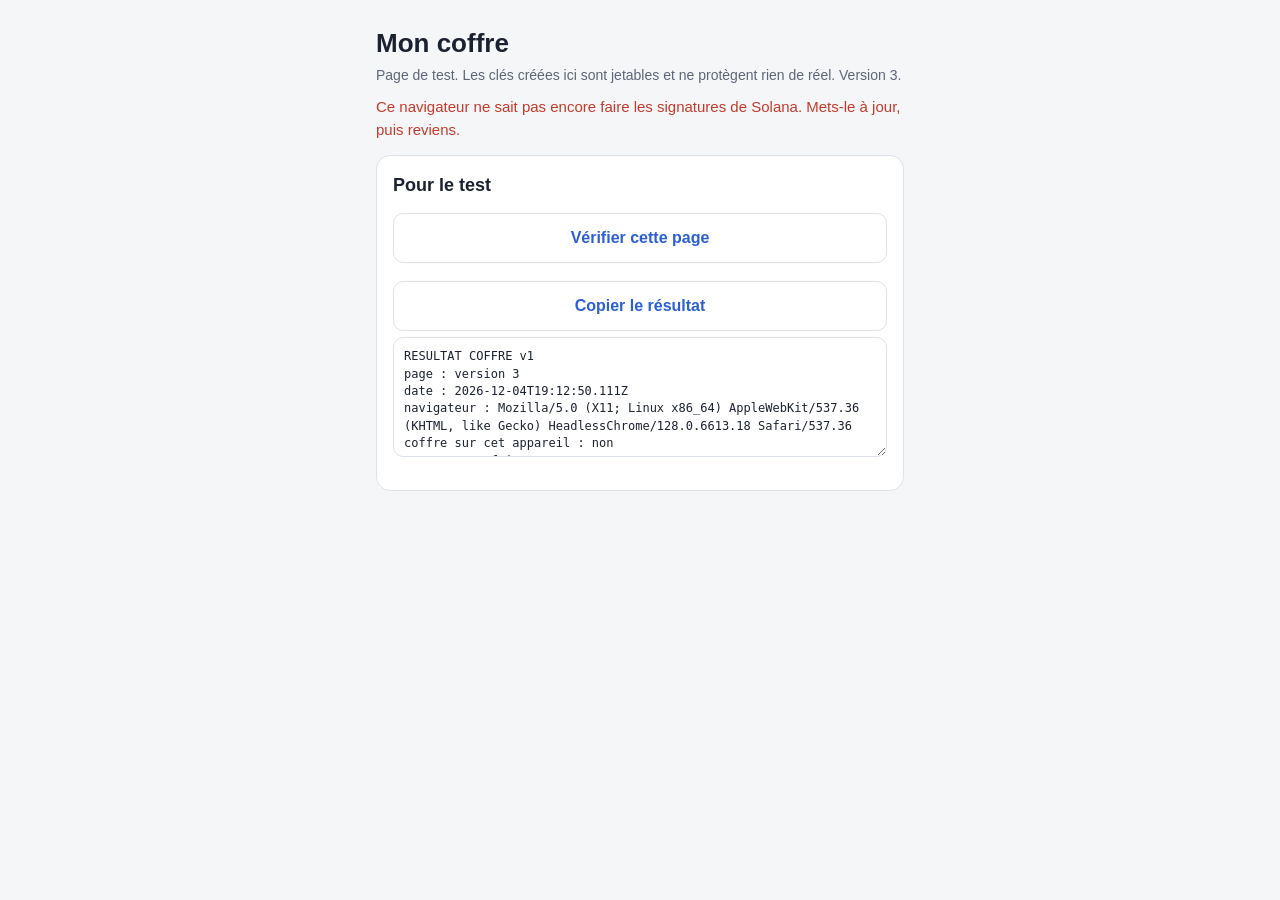
<file: coffre.html>
<!doctype html>
<html lang="fr">
<head>
<meta charset="utf-8">
<meta name="viewport" content="width=device-width, initial-scale=1">
<meta name="robots" content="noindex, nofollow">
<!-- Cette page ne charge rien d'extérieur et ne parle à aucun serveur. -->
<meta http-equiv="Content-Security-Policy" content="default-src 'none'; script-src 'unsafe-inline'; style-src 'unsafe-inline'; base-uri 'none'; form-action 'none'; require-trusted-types-for 'script'">
<title>Mon coffre (test)</title>
<style>
  :root {
    color-scheme: light dark;
    --bg: #f5f6f8; --card: #ffffff; --ink: #1b2130; --muted: #5c6577; --line: #dde2ea;
    --accent: #2c5fd1; --accent-ink: #ffffff; --ok: #1d8a4b; --ko: #c23a2b; --wait: #a66a12;
  }
  @media (prefers-color-scheme: dark) {
    :root {
      --bg: #11141a; --card: #1a1f28; --ink: #eef1f6; --muted: #9ba5b6; --line: #2b323f;
      --accent: #7ea4ff; --accent-ink: #0d1220; --ok: #53c684; --ko: #ff8273; --wait: #e5b663;
    }
  }
  * { box-sizing: border-box; }
  body { margin: 0; background: var(--bg); color: var(--ink);
         font: 16px/1.5 -apple-system, BlinkMacSystemFont, "Segoe UI", Roboto, Helvetica, Arial, sans-serif; }
  main { max-width: 560px; margin: 0 auto; padding: 20px 16px 56px; }
  h1 { font-size: 26px; line-height: 1.2; margin: 8px 0 6px; }
  h2 { font-size: 18px; margin: 0 0 6px; }
  p { margin: 0 0 10px; }
  .muted { color: var(--muted); font-size: 14px; }
  .card { background: var(--card); border: 1px solid var(--line); border-radius: 14px; padding: 16px; margin-top: 14px; }
  button { font: inherit; font-weight: 600; border: 0; border-radius: 10px; padding: 12px 16px; min-height: 46px;
           background: var(--accent); color: var(--accent-ink); cursor: pointer; width: 100%; margin-top: 8px; }
  button.second { background: transparent; color: var(--accent); border: 1px solid var(--line); }
  button.petit { width: auto; min-height: 40px; padding: 6px 12px; margin: 0; font-weight: 500; font-size: 14px; }
  button:disabled { opacity: .45; cursor: not-allowed; }
  .status { margin-top: 10px; font-size: 15px; overflow-wrap: anywhere; }
  .status.ok { color: var(--ok); } .status.ko { color: var(--ko); } .status.wait { color: var(--wait); }
  .adresse { font: 600 15px/1.4 ui-monospace, SFMono-Regular, Menlo, Consolas, monospace; overflow-wrap: anywhere; }
  .mots { display: grid; grid-template-columns: repeat(auto-fill, minmax(130px, 1fr)); gap: 8px; margin: 10px 0; padding: 0; list-style: none; }
  .mots li, .carte { border: 1px solid var(--line); border-radius: 10px; padding: 8px 10px; background: var(--card); color: var(--ink); font: inherit; }
  .mots li span { color: var(--muted); font-size: 13px; margin-right: 6px; }
  .cartes { display: flex; flex-wrap: wrap; gap: 8px; margin: 10px 0; }
  .carte { width: auto; min-height: 44px; margin: 0; font-weight: 500; cursor: pointer; }
  .carte.posee { opacity: .35; }
  .mots li.vide { opacity: .5; }
  input[type="text"], textarea { width: 100%; padding: 10px; border-radius: 10px; border: 1px solid var(--line);
           background: transparent; color: var(--ink); font: inherit; }
  textarea { min-height: 120px; font: 12px/1.45 ui-monospace, SFMono-Regular, Menlo, Consolas, monospace; resize: vertical; margin-top: 6px; }
  #r-texte { font-size: 16px; } /* en dessous de 16, l'iPhone zoome dans la page dès qu'on touche le champ */
  .saisie { display: grid; grid-template-columns: repeat(auto-fill, minmax(130px, 1fr)); gap: 8px; margin: 10px 0; }
  details { margin-top: 10px; } summary { cursor: pointer; color: var(--accent); font-weight: 500; }
  [hidden] { display: none !important; }
</style>
</head>
<body>
<main id="page-racine">
  <h1>Mon coffre</h1>
  <p class="muted">Page de test. Les clés créées ici sont jetables et ne protègent rien de réel. Version 3.</p>
  <div class="status ko" id="blocage" hidden></div>
  <section class="card" id="v-accueil" hidden>
    <h2>Crée ton coffre</h2>
    <p>Ton coffre garde la clé de ton wallet. Il ne s'ouvre qu'avec ton appareil.</p>
    <p class="muted">Ton appareil va te demander Face ID, ton empreinte ou ton code.</p>
    <button id="b-creer">Créer mon coffre</button>
    <button id="b-activer" hidden>Dernier geste : fermer mon coffre</button>
    <button id="b-jai" class="second">J'ai déjà un coffre</button>
    <button id="b-illisible" class="second" hidden>Effacer le coffre illisible</button>
    <div class="status" id="s-accueil"></div>
  </section>

  <section class="card" id="v-coffre" hidden>
    <h2>Ton coffre</h2>
    <p class="muted">Adresse de ton wallet, sur le réseau de test de Solana</p>
    <p class="adresse" id="adresse"></p>
    <button id="b-copier-adresse" class="second petit">Copier l'adresse</button>
    <div class="status" id="etat-secours"></div>
    <button id="b-mission">Faire ma mission de secours</button>
    <button id="b-ouvrir" class="second">Ouvrir mon coffre</button>
    <button id="b-emporter" class="second">Emporter mon coffre fermé</button>
    <button id="b-effacer" class="second">Effacer de cet appareil</button>
    <div class="status" id="s-coffre"></div>
  </section>

  <section class="card" id="v-mission" hidden>
    <h2>Mission : ton secours</h2>
    <div id="m-intro">
      <p>Si tu perds ton téléphone, tes 12 mots et ton coffre fermé te rendront ton wallet. Ta mission : noter les 12 mots, les remettre dans l'ordre, puis emporter ton coffre fermé.</p>
      <p class="muted">Fais-la seul : personne ne doit voir ton écran pendant la mission.</p>
      <details>
        <summary>À quoi ça sert ?</summary>
        <p class="muted">Ces 12 mots sont un double de la clé de ton coffre. Avec eux et ton coffre fermé, tu retrouves ton wallet sur n'importe quel appareil. Personne d'autre ne les connaît, nous non plus. Si tu les perds en même temps que tes appareils, personne ne pourra ouvrir ton coffre. Ne les donne jamais à personne.</p>
      </details>
      <button id="b-m-voir">Voir mes 12 mots</button>
    </div>
    <div id="m-mots" hidden>
      <p>Note ces 12 mots sur un papier, dans l'ordre. Pas de capture d'écran.</p>
      <ol class="mots" id="m-liste"></ol>
      <button id="b-m-note">C'est noté, je continue</button>
    </div>
    <div id="m-cartes" hidden>
      <p>Touche tes 12 mots dans l'ordre, du premier au douzième. La page ne te dit rien en route : tu sauras à la fin si c'est bon.</p>
      <ol class="mots" id="m-places"></ol>
      <p class="muted" id="m-avance"></p>
      <div class="cartes" id="m-jeu"></div>
      <button id="b-m-valider" disabled>Valider mes 12 mots</button>
      <button id="b-m-retirer" class="second" disabled>Retirer le dernier mot</button>
      <button id="b-m-revoir" class="second">Revoir mes mots</button>
    </div>
    <div id="m-fin" hidden>
      <p>Tes 12 mots ouvrent ton coffre fermé. Garde les deux : ton papier en lieu sûr, et ton coffre fermé, que tu peux emporter maintenant.</p>
      <button id="b-m-emporter">Emporter mon coffre fermé</button>
      <button id="b-m-terminer" class="second">Terminer</button>
    </div>
    <div class="status" id="s-mission"></div>
    <button id="b-m-annuler" class="second">Annuler</button>
  </section>

  <section class="card" id="v-emporter" hidden>
    <h2>Ton coffre fermé</h2>
    <p>C'est ton coffre, verrouillé. Sans ton appareil ou tes 12 mots, personne ne peut l'ouvrir. Tes 12 mots ouvrent ce coffre fermé : garde les deux.</p>
    <button id="b-fichier">Enregistrer le fichier</button>
    <button id="b-copier-coffre" class="second">Copier le texte</button>
    <textarea id="texte-coffre" readonly></textarea>
    <div class="status" id="s-emporter"></div>
    <button id="b-e-retour" class="second">Retour</button>
  </section>

  <section class="card" id="v-retrouver" hidden>
    <h2>Retrouver mon coffre</h2>
    <div id="r-entree">
      <p>Colle ici le texte de ton coffre fermé, ou choisis son fichier.</p>
      <textarea id="r-texte" placeholder="Texte du coffre fermé"></textarea>
      <p><input type="file" id="r-fichier" accept=".json,.txt,application/json,text/plain"></p>
      <button id="b-r-lire">Continuer</button>
    </div>
    <div id="r-choix" hidden>
      <p class="muted">Coffre reconnu. Adresse de son wallet :</p>
      <p class="adresse" id="r-adresse"></p>
      <button id="b-r-appareil">Ouvrir avec cet appareil</button>
      <button id="b-r-mots" class="second">Ouvrir avec mes 12 mots</button>
    </div>
    <div id="r-mots" hidden>
      <p>Écris tes 12 mots dans l'ordre.</p>
      <div class="saisie" id="r-saisie"></div>
      <button id="b-r-ouvrir">Ouvrir</button>
    </div>
    <div class="status" id="s-retrouver"></div>
    <button id="b-r-retour" class="second">Retour</button>
  </section>

  <section class="card" id="v-resultat">
    <h2>Pour le test</h2>
    <button id="b-verifier" class="second">Vérifier cette page</button>
    <div class="status" id="s-verifier"></div>
    <button id="b-copier-resultat" class="second">Copier le résultat</button>
    <textarea id="resultat" readonly></textarea>
    <div class="status" id="s-resultat"></div>
  </section>
</main>

<script id="noyau">
// Le noyau du coffre : ce qui chiffre, ouvre et vérifie. Il ne touche ni à l'écran ni au stockage.
// Format décrit dans FORMAT.md. Briques : WebCrypto du navigateur, rien d'autre.
const Coffre = (() => {
  'use strict';
  const te = new TextEncoder();
  const PREFIXE = 'coffre/v1';
  const ENTREE_PRF = te.encode(PREFIXE + '/prf');
  const INFO_PASSKEY = PREFIXE + '/kek/passkey', INFO_SECOURS = PREFIXE + '/kek/secours';
  const DEFI = PREFIXE + '/preuve|';
  // Listes officielles de l'encodage en mots (BIP-39). Leurs empreintes sont revérifiées par les essais.
  const EMPREINTES = {
    fr: 'ebc3959ab7801a1df6bac4fa7d970652f1df76b683cd2f4003c941c63d517e59',
    en: '2f5eed53a4727b4bf8880d8f3f199efc90e58503646d9ff8eff3a2ed3b24dbda',
  };
  const LISTES = {
    fr: 'abaisser abandon abdiquer abeille abolir aborder aboutir aboyer abrasif abreuver abriter abroger abrupt absence absolu absurde abusif abyssal académie acajou acarien accabler accepter acclamer accolade accroche accuser acerbe achat acheter aciduler acier acompte acquérir acronyme acteur actif actuel adepte adéquat adhésif adjectif adjuger admettre admirer adopter adorer adoucir adresse adroit adulte adverbe aérer aéronef affaire affecter affiche affreux affubler agacer agencer agile agiter agrafer agréable agrume aider aiguille ailier aimable aisance ajouter ajuster alarmer alchimie alerte algèbre algue aliéner aliment alléger alliage allouer allumer alourdir alpaga altesse alvéole amateur ambigu ambre aménager amertume amidon amiral amorcer amour amovible amphibie ampleur amusant analyse anaphore anarchie anatomie ancien anéantir angle angoisse anguleux animal annexer annonce annuel anodin anomalie anonyme anormal antenne antidote anxieux apaiser apéritif aplanir apologie appareil appeler apporter appuyer aquarium aqueduc arbitre arbuste ardeur ardoise argent arlequin armature armement armoire armure arpenter arracher arriver arroser arsenic artériel article aspect asphalte aspirer assaut asservir assiette associer assurer asticot astre astuce atelier atome atrium atroce attaque attentif attirer attraper aubaine auberge audace audible augurer aurore automne autruche avaler avancer avarice avenir averse aveugle aviateur avide avion aviser avoine avouer avril axial axiome badge bafouer bagage baguette baignade balancer balcon baleine balisage bambin bancaire bandage banlieue bannière banquier barbier baril baron barque barrage bassin bastion bataille bateau batterie baudrier bavarder belette bélier belote bénéfice berceau berger berline bermuda besace besogne bétail beurre biberon bicycle bidule bijou bilan bilingue billard binaire biologie biopsie biotype biscuit bison bistouri bitume bizarre blafard blague blanchir blessant blinder blond bloquer blouson bobard bobine boire boiser bolide bonbon bondir bonheur bonifier bonus bordure borne botte boucle boueux bougie boulon bouquin bourse boussole boutique boxeur branche brasier brave brebis brèche breuvage bricoler brigade brillant brioche brique brochure broder bronzer brousse broyeur brume brusque brutal bruyant buffle buisson bulletin bureau burin bustier butiner butoir buvable buvette cabanon cabine cachette cadeau cadre caféine caillou caisson calculer calepin calibre calmer calomnie calvaire camarade caméra camion campagne canal caneton canon cantine canular capable caporal caprice capsule capter capuche carabine carbone caresser caribou carnage carotte carreau carton cascade casier casque cassure causer caution cavalier caverne caviar cédille ceinture céleste cellule cendrier censurer central cercle cérébral cerise cerner cerveau cesser chagrin chaise chaleur chambre chance chapitre charbon chasseur chaton chausson chavirer chemise chenille chéquier chercher cheval chien chiffre chignon chimère chiot chlorure chocolat choisir chose chouette chrome chute cigare cigogne cimenter cinéma cintrer circuler cirer cirque citerne citoyen citron civil clairon clameur claquer classe clavier client cligner climat clivage cloche clonage cloporte cobalt cobra cocasse cocotier coder codifier coffre cogner cohésion coiffer coincer colère colibri colline colmater colonel combat comédie commande compact concert conduire confier congeler connoter consonne contact convexe copain copie corail corbeau cordage corniche corpus correct cortège cosmique costume coton coude coupure courage couteau couvrir coyote crabe crainte cravate crayon créature créditer crémeux creuser crevette cribler crier cristal critère croire croquer crotale crucial cruel crypter cubique cueillir cuillère cuisine cuivre culminer cultiver cumuler cupide curatif curseur cyanure cycle cylindre cynique daigner damier danger danseur dauphin débattre débiter déborder débrider débutant décaler décembre déchirer décider déclarer décorer décrire décupler dédale déductif déesse défensif défiler défrayer dégager dégivrer déglutir dégrafer déjeuner délice déloger demander demeurer démolir dénicher dénouer dentelle dénuder départ dépenser déphaser déplacer déposer déranger dérober désastre descente désert désigner désobéir dessiner destrier détacher détester détourer détresse devancer devenir deviner devoir diable dialogue diamant dicter différer digérer digital digne diluer dimanche diminuer dioxyde directif diriger discuter disposer dissiper distance divertir diviser docile docteur dogme doigt domaine domicile dompter donateur donjon donner dopamine dortoir dorure dosage doseur dossier dotation douanier double douceur douter doyen dragon draper dresser dribbler droiture duperie duplexe durable durcir dynastie éblouir écarter écharpe échelle éclairer éclipse éclore écluse école économie écorce écouter écraser écrémer écrivain écrou écume écureuil édifier éduquer effacer effectif effigie effort effrayer effusion égaliser égarer éjecter élaborer élargir électron élégant éléphant élève éligible élitisme éloge élucider éluder emballer embellir embryon émeraude émission emmener émotion émouvoir empereur employer emporter emprise émulsion encadrer enchère enclave encoche endiguer endosser endroit enduire énergie enfance enfermer enfouir engager engin englober énigme enjamber enjeu enlever ennemi ennuyeux enrichir enrobage enseigne entasser entendre entier entourer entraver énumérer envahir enviable envoyer enzyme éolien épaissir épargne épatant épaule épicerie épidémie épier épilogue épine épisode épitaphe époque épreuve éprouver épuisant équerre équipe ériger érosion erreur éruption escalier espadon espèce espiègle espoir esprit esquiver essayer essence essieu essorer estime estomac estrade étagère étaler étanche étatique éteindre étendoir éternel éthanol éthique ethnie étirer étoffer étoile étonnant étourdir étrange étroit étude euphorie évaluer évasion éventail évidence éviter évolutif évoquer exact exagérer exaucer exceller excitant exclusif excuse exécuter exemple exercer exhaler exhorter exigence exiler exister exotique expédier explorer exposer exprimer exquis extensif extraire exulter fable fabuleux facette facile facture faiblir falaise fameux famille farceur farfelu farine farouche fasciner fatal fatigue faucon fautif faveur favori fébrile féconder fédérer félin femme fémur fendoir féodal fermer féroce ferveur festival feuille feutre février fiasco ficeler fictif fidèle figure filature filetage filière filleul filmer filou filtrer financer finir fiole firme fissure fixer flairer flamme flasque flatteur fléau flèche fleur flexion flocon flore fluctuer fluide fluvial folie fonderie fongible fontaine forcer forgeron formuler fortune fossile foudre fougère fouiller foulure fourmi fragile fraise franchir frapper frayeur frégate freiner frelon frémir frénésie frère friable friction frisson frivole froid fromage frontal frotter fruit fugitif fuite fureur furieux furtif fusion futur gagner galaxie galerie gambader garantir gardien garnir garrigue gazelle gazon géant gélatine gélule gendarme général génie genou gentil géologie géomètre géranium germe gestuel geyser gibier gicler girafe givre glace glaive glisser globe gloire glorieux golfeur gomme gonfler gorge gorille goudron gouffre goulot goupille gourmand goutte graduel graffiti graine grand grappin gratuit gravir grenat griffure griller grimper grogner gronder grotte groupe gruger grutier gruyère guépard guerrier guide guimauve guitare gustatif gymnaste gyrostat habitude hachoir halte hameau hangar hanneton haricot harmonie harpon hasard hélium hématome herbe hérisson hermine héron hésiter heureux hiberner hibou hilarant histoire hiver homard hommage homogène honneur honorer honteux horde horizon horloge hormone horrible houleux housse hublot huileux humain humble humide humour hurler hydromel hygiène hymne hypnose idylle ignorer iguane illicite illusion image imbiber imiter immense immobile immuable impact impérial implorer imposer imprimer imputer incarner incendie incident incliner incolore indexer indice inductif inédit ineptie inexact infini infliger informer infusion ingérer inhaler inhiber injecter injure innocent inoculer inonder inscrire insecte insigne insolite inspirer instinct insulter intact intense intime intrigue intuitif inutile invasion inventer inviter invoquer ironique irradier irréel irriter isoler ivoire ivresse jaguar jaillir jambe janvier jardin jauger jaune javelot jetable jeton jeudi jeunesse joindre joncher jongler joueur jouissif journal jovial joyau joyeux jubiler jugement junior jupon juriste justice juteux juvénile kayak kimono kiosque label labial labourer lacérer lactose lagune laine laisser laitier lambeau lamelle lampe lanceur langage lanterne lapin largeur larme laurier lavabo lavoir lecture légal léger légume lessive lettre levier lexique lézard liasse libérer libre licence licorne liège lièvre ligature ligoter ligue limer limite limonade limpide linéaire lingot lionceau liquide lisière lister lithium litige littoral livreur logique lointain loisir lombric loterie louer lourd loutre louve loyal lubie lucide lucratif lueur lugubre luisant lumière lunaire lundi luron lutter luxueux machine magasin magenta magique maigre maillon maintien mairie maison majorer malaxer maléfice malheur malice mallette mammouth mandater maniable manquant manteau manuel marathon marbre marchand mardi maritime marqueur marron marteler mascotte massif matériel matière matraque maudire maussade mauve maximal méchant méconnu médaille médecin méditer méduse meilleur mélange mélodie membre mémoire menacer mener menhir mensonge mentor mercredi mérite merle messager mesure métal météore méthode métier meuble miauler microbe miette mignon migrer milieu million mimique mince minéral minimal minorer minute miracle miroiter missile mixte mobile moderne moelleux mondial moniteur monnaie monotone monstre montagne monument moqueur morceau morsure mortier moteur motif mouche moufle moulin mousson mouton mouvant multiple munition muraille murène murmure muscle muséum musicien mutation muter mutuel myriade myrtille mystère mythique nageur nappe narquois narrer natation nation nature naufrage nautique navire nébuleux nectar néfaste négation négliger négocier neige nerveux nettoyer neurone neutron neveu niche nickel nitrate niveau noble nocif nocturne noirceur noisette nomade nombreux nommer normatif notable notifier notoire nourrir nouveau novateur novembre novice nuage nuancer nuire nuisible numéro nuptial nuque nutritif obéir objectif obliger obscur observer obstacle obtenir obturer occasion occuper océan octobre octroyer octupler oculaire odeur odorant offenser officier offrir ogive oiseau oisillon olfactif olivier ombrage omettre onctueux onduler onéreux onirique opale opaque opérer opinion opportun opprimer opter optique orageux orange orbite ordonner oreille organe orgueil orifice ornement orque ortie osciller osmose ossature otarie ouragan ourson outil outrager ouvrage ovation oxyde oxygène ozone paisible palace palmarès palourde palper panache panda pangolin paniquer panneau panorama pantalon papaye papier papoter papyrus paradoxe parcelle paresse parfumer parler parole parrain parsemer partager parure parvenir passion pastèque paternel patience patron pavillon pavoiser payer paysage peigne peintre pelage pélican pelle pelouse peluche pendule pénétrer pénible pensif pénurie pépite péplum perdrix perforer période permuter perplexe persil perte peser pétale petit pétrir peuple pharaon phobie phoque photon phrase physique piano pictural pièce pierre pieuvre pilote pinceau pipette piquer pirogue piscine piston pivoter pixel pizza placard plafond plaisir planer plaque plastron plateau pleurer plexus pliage plomb plonger pluie plumage pochette poésie poète pointe poirier poisson poivre polaire policier pollen polygone pommade pompier ponctuel pondérer poney portique position posséder posture potager poteau potion pouce poulain poumon pourpre poussin pouvoir prairie pratique précieux prédire préfixe prélude prénom présence prétexte prévoir primitif prince prison priver problème procéder prodige profond progrès proie projeter prologue promener propre prospère protéger prouesse proverbe prudence pruneau psychose public puceron puiser pulpe pulsar punaise punitif pupitre purifier puzzle pyramide quasar querelle question quiétude quitter quotient racine raconter radieux ragondin raideur raisin ralentir rallonge ramasser rapide rasage ratisser ravager ravin rayonner réactif réagir réaliser réanimer recevoir réciter réclamer récolter recruter reculer recycler rédiger redouter refaire réflexe réformer refrain refuge régalien région réglage régulier réitérer rejeter rejouer relatif relever relief remarque remède remise remonter remplir remuer renard renfort renifler renoncer rentrer renvoi replier reporter reprise reptile requin réserve résineux résoudre respect rester résultat rétablir retenir réticule retomber retracer réunion réussir revanche revivre révolte révulsif richesse rideau rieur rigide rigoler rincer riposter risible risque rituel rival rivière rocheux romance rompre ronce rondin roseau rosier rotatif rotor rotule rouge rouille rouleau routine royaume ruban rubis ruche ruelle rugueux ruiner ruisseau ruser rustique rythme sabler saboter sabre sacoche safari sagesse saisir salade salive salon saluer samedi sanction sanglier sarcasme sardine saturer saugrenu saumon sauter sauvage savant savonner scalpel scandale scélérat scénario sceptre schéma science scinder score scrutin sculpter séance sécable sécher secouer sécréter sédatif séduire seigneur séjour sélectif semaine sembler semence séminal sénateur sensible sentence séparer séquence serein sergent sérieux serrure sérum service sésame sévir sevrage sextuple sidéral siècle siéger siffler sigle signal silence silicium simple sincère sinistre siphon sirop sismique situer skier social socle sodium soigneux soldat soleil solitude soluble sombre sommeil somnoler sonde songeur sonnette sonore sorcier sortir sosie sottise soucieux soudure souffle soulever soupape source soutirer souvenir spacieux spatial spécial sphère spiral stable station sternum stimulus stipuler strict studieux stupeur styliste sublime substrat subtil subvenir succès sucre suffixe suggérer suiveur sulfate superbe supplier surface suricate surmener surprise sursaut survie suspect syllabe symbole symétrie synapse syntaxe système tabac tablier tactile tailler talent talisman talonner tambour tamiser tangible tapis taquiner tarder tarif tartine tasse tatami tatouage taupe taureau taxer témoin temporel tenaille tendre teneur tenir tension terminer terne terrible tétine texte thème théorie thérapie thorax tibia tiède timide tirelire tiroir tissu titane titre tituber toboggan tolérant tomate tonique tonneau toponyme torche tordre tornade torpille torrent torse tortue totem toucher tournage tousser toxine traction trafic tragique trahir train trancher travail trèfle tremper trésor treuil triage tribunal tricoter trilogie triomphe tripler triturer trivial trombone tronc tropical troupeau tuile tulipe tumulte tunnel turbine tuteur tutoyer tuyau tympan typhon typique tyran ubuesque ultime ultrason unanime unifier union unique unitaire univers uranium urbain urticant usage usine usuel usure utile utopie vacarme vaccin vagabond vague vaillant vaincre vaisseau valable valise vallon valve vampire vanille vapeur varier vaseux vassal vaste vecteur vedette végétal véhicule veinard véloce vendredi vénérer venger venimeux ventouse verdure vérin vernir verrou verser vertu veston vétéran vétuste vexant vexer viaduc viande victoire vidange vidéo vignette vigueur vilain village vinaigre violon vipère virement virtuose virus visage viseur vision visqueux visuel vital vitesse viticole vitrine vivace vivipare vocation voguer voile voisin voiture volaille volcan voltiger volume vorace vortex voter vouloir voyage voyelle wagon xénon yacht zèbre zénith zeste zoologie'.split(' '),
    en: 'abandon ability able about above absent absorb abstract absurd abuse access accident account accuse achieve acid acoustic acquire across act action actor actress actual adapt add addict address adjust admit adult advance advice aerobic affair afford afraid again age agent agree ahead aim air airport aisle alarm album alcohol alert alien all alley allow almost alone alpha already also alter always amateur amazing among amount amused analyst anchor ancient anger angle angry animal ankle announce annual another answer antenna antique anxiety any apart apology appear apple approve april arch arctic area arena argue arm armed armor army around arrange arrest arrive arrow art artefact artist artwork ask aspect assault asset assist assume asthma athlete atom attack attend attitude attract auction audit august aunt author auto autumn average avocado avoid awake aware away awesome awful awkward axis baby bachelor bacon badge bag balance balcony ball bamboo banana banner bar barely bargain barrel base basic basket battle beach bean beauty because become beef before begin behave behind believe below belt bench benefit best betray better between beyond bicycle bid bike bind biology bird birth bitter black blade blame blanket blast bleak bless blind blood blossom blouse blue blur blush board boat body boil bomb bone bonus book boost border boring borrow boss bottom bounce box boy bracket brain brand brass brave bread breeze brick bridge brief bright bring brisk broccoli broken bronze broom brother brown brush bubble buddy budget buffalo build bulb bulk bullet bundle bunker burden burger burst bus business busy butter buyer buzz cabbage cabin cable cactus cage cake call calm camera camp can canal cancel candy cannon canoe canvas canyon capable capital captain car carbon card cargo carpet carry cart case cash casino castle casual cat catalog catch category cattle caught cause caution cave ceiling celery cement census century cereal certain chair chalk champion change chaos chapter charge chase chat cheap check cheese chef cherry chest chicken chief child chimney choice choose chronic chuckle chunk churn cigar cinnamon circle citizen city civil claim clap clarify claw clay clean clerk clever click client cliff climb clinic clip clock clog close cloth cloud clown club clump cluster clutch coach coast coconut code coffee coil coin collect color column combine come comfort comic common company concert conduct confirm congress connect consider control convince cook cool copper copy coral core corn correct cost cotton couch country couple course cousin cover coyote crack cradle craft cram crane crash crater crawl crazy cream credit creek crew cricket crime crisp critic crop cross crouch crowd crucial cruel cruise crumble crunch crush cry crystal cube culture cup cupboard curious current curtain curve cushion custom cute cycle dad damage damp dance danger daring dash daughter dawn day deal debate debris decade december decide decline decorate decrease deer defense define defy degree delay deliver demand demise denial dentist deny depart depend deposit depth deputy derive describe desert design desk despair destroy detail detect develop device devote diagram dial diamond diary dice diesel diet differ digital dignity dilemma dinner dinosaur direct dirt disagree discover disease dish dismiss disorder display distance divert divide divorce dizzy doctor document dog doll dolphin domain donate donkey donor door dose double dove draft dragon drama drastic draw dream dress drift drill drink drip drive drop drum dry duck dumb dune during dust dutch duty dwarf dynamic eager eagle early earn earth easily east easy echo ecology economy edge edit educate effort egg eight either elbow elder electric elegant element elephant elevator elite else embark embody embrace emerge emotion employ empower empty enable enact end endless endorse enemy energy enforce engage engine enhance enjoy enlist enough enrich enroll ensure enter entire entry envelope episode equal equip era erase erode erosion error erupt escape essay essence estate eternal ethics evidence evil evoke evolve exact example excess exchange excite exclude excuse execute exercise exhaust exhibit exile exist exit exotic expand expect expire explain expose express extend extra eye eyebrow fabric face faculty fade faint faith fall false fame family famous fan fancy fantasy farm fashion fat fatal father fatigue fault favorite feature february federal fee feed feel female fence festival fetch fever few fiber fiction field figure file film filter final find fine finger finish fire firm first fiscal fish fit fitness fix flag flame flash flat flavor flee flight flip float flock floor flower fluid flush fly foam focus fog foil fold follow food foot force forest forget fork fortune forum forward fossil foster found fox fragile frame frequent fresh friend fringe frog front frost frown frozen fruit fuel fun funny furnace fury future gadget gain galaxy gallery game gap garage garbage garden garlic garment gas gasp gate gather gauge gaze general genius genre gentle genuine gesture ghost giant gift giggle ginger giraffe girl give glad glance glare glass glide glimpse globe gloom glory glove glow glue goat goddess gold good goose gorilla gospel gossip govern gown grab grace grain grant grape grass gravity great green grid grief grit grocery group grow grunt guard guess guide guilt guitar gun gym habit hair half hammer hamster hand happy harbor hard harsh harvest hat have hawk hazard head health heart heavy hedgehog height hello helmet help hen hero hidden high hill hint hip hire history hobby hockey hold hole holiday hollow home honey hood hope horn horror horse hospital host hotel hour hover hub huge human humble humor hundred hungry hunt hurdle hurry hurt husband hybrid ice icon idea identify idle ignore ill illegal illness image imitate immense immune impact impose improve impulse inch include income increase index indicate indoor industry infant inflict inform inhale inherit initial inject injury inmate inner innocent input inquiry insane insect inside inspire install intact interest into invest invite involve iron island isolate issue item ivory jacket jaguar jar jazz jealous jeans jelly jewel job join joke journey joy judge juice jump jungle junior junk just kangaroo keen keep ketchup key kick kid kidney kind kingdom kiss kit kitchen kite kitten kiwi knee knife knock know lab label labor ladder lady lake lamp language laptop large later latin laugh laundry lava law lawn lawsuit layer lazy leader leaf learn leave lecture left leg legal legend leisure lemon lend length lens leopard lesson letter level liar liberty library license life lift light like limb limit link lion liquid list little live lizard load loan lobster local lock logic lonely long loop lottery loud lounge love loyal lucky luggage lumber lunar lunch luxury lyrics machine mad magic magnet maid mail main major make mammal man manage mandate mango mansion manual maple marble march margin marine market marriage mask mass master match material math matrix matter maximum maze meadow mean measure meat mechanic medal media melody melt member memory mention menu mercy merge merit merry mesh message metal method middle midnight milk million mimic mind minimum minor minute miracle mirror misery miss mistake mix mixed mixture mobile model modify mom moment monitor monkey monster month moon moral more morning mosquito mother motion motor mountain mouse move movie much muffin mule multiply muscle museum mushroom music must mutual myself mystery myth naive name napkin narrow nasty nation nature near neck need negative neglect neither nephew nerve nest net network neutral never news next nice night noble noise nominee noodle normal north nose notable note nothing notice novel now nuclear number nurse nut oak obey object oblige obscure observe obtain obvious occur ocean october odor off offer office often oil okay old olive olympic omit once one onion online only open opera opinion oppose option orange orbit orchard order ordinary organ orient original orphan ostrich other outdoor outer output outside oval oven over own owner oxygen oyster ozone pact paddle page pair palace palm panda panel panic panther paper parade parent park parrot party pass patch path patient patrol pattern pause pave payment peace peanut pear peasant pelican pen penalty pencil people pepper perfect permit person pet phone photo phrase physical piano picnic picture piece pig pigeon pill pilot pink pioneer pipe pistol pitch pizza place planet plastic plate play please pledge pluck plug plunge poem poet point polar pole police pond pony pool popular portion position possible post potato pottery poverty powder power practice praise predict prefer prepare present pretty prevent price pride primary print priority prison private prize problem process produce profit program project promote proof property prosper protect proud provide public pudding pull pulp pulse pumpkin punch pupil puppy purchase purity purpose purse push put puzzle pyramid quality quantum quarter question quick quit quiz quote rabbit raccoon race rack radar radio rail rain raise rally ramp ranch random range rapid rare rate rather raven raw razor ready real reason rebel rebuild recall receive recipe record recycle reduce reflect reform refuse region regret regular reject relax release relief rely remain remember remind remove render renew rent reopen repair repeat replace report require rescue resemble resist resource response result retire retreat return reunion reveal review reward rhythm rib ribbon rice rich ride ridge rifle right rigid ring riot ripple risk ritual rival river road roast robot robust rocket romance roof rookie room rose rotate rough round route royal rubber rude rug rule run runway rural sad saddle sadness safe sail salad salmon salon salt salute same sample sand satisfy satoshi sauce sausage save say scale scan scare scatter scene scheme school science scissors scorpion scout scrap screen script scrub sea search season seat second secret section security seed seek segment select sell seminar senior sense sentence series service session settle setup seven shadow shaft shallow share shed shell sheriff shield shift shine ship shiver shock shoe shoot shop short shoulder shove shrimp shrug shuffle shy sibling sick side siege sight sign silent silk silly silver similar simple since sing siren sister situate six size skate sketch ski skill skin skirt skull slab slam sleep slender slice slide slight slim slogan slot slow slush small smart smile smoke smooth snack snake snap sniff snow soap soccer social sock soda soft solar soldier solid solution solve someone song soon sorry sort soul sound soup source south space spare spatial spawn speak special speed spell spend sphere spice spider spike spin spirit split spoil sponsor spoon sport spot spray spread spring spy square squeeze squirrel stable stadium staff stage stairs stamp stand start state stay steak steel stem step stereo stick still sting stock stomach stone stool story stove strategy street strike strong struggle student stuff stumble style subject submit subway success such sudden suffer sugar suggest suit summer sun sunny sunset super supply supreme sure surface surge surprise surround survey suspect sustain swallow swamp swap swarm swear sweet swift swim swing switch sword symbol symptom syrup system table tackle tag tail talent talk tank tape target task taste tattoo taxi teach team tell ten tenant tennis tent term test text thank that theme then theory there they thing this thought three thrive throw thumb thunder ticket tide tiger tilt timber time tiny tip tired tissue title toast tobacco today toddler toe together toilet token tomato tomorrow tone tongue tonight tool tooth top topic topple torch tornado tortoise toss total tourist toward tower town toy track trade traffic tragic train transfer trap trash travel tray treat tree trend trial tribe trick trigger trim trip trophy trouble truck true truly trumpet trust truth try tube tuition tumble tuna tunnel turkey turn turtle twelve twenty twice twin twist two type typical ugly umbrella unable unaware uncle uncover under undo unfair unfold unhappy uniform unique unit universe unknown unlock until unusual unveil update upgrade uphold upon upper upset urban urge usage use used useful useless usual utility vacant vacuum vague valid valley valve van vanish vapor various vast vault vehicle velvet vendor venture venue verb verify version very vessel veteran viable vibrant vicious victory video view village vintage violin virtual virus visa visit visual vital vivid vocal voice void volcano volume vote voyage wage wagon wait walk wall walnut want warfare warm warrior wash wasp waste water wave way wealth weapon wear weasel weather web wedding weekend weird welcome west wet whale what wheat wheel when where whip whisper wide width wife wild will win window wine wing wink winner winter wire wisdom wise wish witness wolf woman wonder wood wool word work world worry worth wrap wreck wrestle wrist write wrong yard year yellow you young youth zebra zero zone zoo'.split(' '),
  };

  class Refus extends Error {
    constructor(code, detail) { super(code + (detail ? ' : ' + detail : '')); this.name = code; this.detail = detail || ''; }
  }

  // --- Encodages. Ce ne sont pas du chiffrement.
  const hex = (o) => Array.from(new Uint8Array(o), (b) => b.toString(16).padStart(2, '0')).join('');
  const deHex = (s) => Uint8Array.from(s.match(/../g) || [], (h) => parseInt(h, 16));
  const hasard = (n) => crypto.getRandomValues(new Uint8Array(n));
  const b64u = (o) => {
    let s = '';
    for (const x of new Uint8Array(o)) s += String.fromCharCode(x);
    return btoa(s).replace(/\+/g, '-').replace(/\//g, '_').replace(/=+$/, '');
  };
  const deB64u = (s) => {
    if (typeof s !== 'string' || !/^[A-Za-z0-9_-]*$/.test(s) || s.length % 4 === 1) throw new Refus('CoffreInvalide', 'encodage');
    const bin = atob(s.replace(/-/g, '+').replace(/_/g, '/') + '==='.slice((s.length + 3) % 4));
    const o = new Uint8Array(bin.length);
    for (let i = 0; i < bin.length; i++) o[i] = bin.charCodeAt(i);
    if (b64u(o) !== s) throw new Refus('CoffreInvalide', 'encodage non canonique');
    return o;
  };
  const ALPHABET = '123456789ABCDEFGHJKLMNPQRSTUVWXYZabcdefghijkmnopqrstuvwxyz';
  function base58(octets) {
    const o = new Uint8Array(octets);
    let zeros = 0;
    while (zeros < o.length && o[zeros] === 0) zeros++;
    let n = o.length ? BigInt('0x' + hex(o)) : 0n, s = '';
    while (n > 0n) { s = ALPHABET[Number(n % 58n)] + s; n /= 58n; }
    return '1'.repeat(zeros) + s;
  }
  function deBase58(texte, longueur) {
    if (typeof texte !== 'string' || !texte.length || texte.length > 64) throw new Refus('CoffreInvalide', 'adresse');
    let n = 0n;
    for (const c of texte) {
      const i = ALPHABET.indexOf(c);
      if (i < 0) throw new Refus('CoffreInvalide', 'adresse');
      n = n * 58n + BigInt(i);
    }
    let zeros = 0;
    while (zeros < texte.length && texte[zeros] === '1') zeros++;
    let h = n === 0n ? '' : n.toString(16);
    if (h.length % 2) h = '0' + h;
    const corps = deHex(h), o = new Uint8Array(zeros + corps.length);
    o.set(corps, zeros);
    if (o.length !== longueur || base58(o) !== texte) throw new Refus('CoffreInvalide', 'adresse');
    return o;
  }

  // --- Les 12 mots : 128 bits et 4 bits de contrôle, en 12 paquets de 11 bits. Un encodage, pas une graine de wallet.
  const nu = (m) => String(m).normalize('NFKD').replace(/\p{M}/gu, '').toLowerCase().trim();
  const INDEX = {};
  for (const l of Object.keys(LISTES)) INDEX[l] = new Map(LISTES[l].map((m, i) => [nu(m), i]));
  const langueConnue = (l) => Object.prototype.hasOwnProperty.call(LISTES, l);
  async function motsDepuisSecret(secret, langue) {
    const s = new Uint8Array(secret);
    if (s.length !== 16 || !langueConnue(langue)) throw new Refus('MotsInvalides', 'secret');
    const controle = new Uint8Array(await crypto.subtle.digest('SHA-256', s))[0] >> 4;
    const n = (BigInt('0x' + hex(s)) << 4n) | BigInt(controle), mots = [];
    for (let i = 11; i >= 0; i--) mots.push(LISTES[langue][Number((n >> BigInt(11 * i)) & 2047n)]);
    return mots;
  }
  async function secretDepuisMots(mots, langue) {
    if (!Array.isArray(mots) || mots.length !== 12 || !langueConnue(langue)) throw new Refus('MotsInvalides', 'nombre');
    let n = 0n;
    for (const m of mots) {
      const i = INDEX[langue].get(nu(m));
      if (i === undefined) throw new Refus('MotsInvalides', 'mot inconnu');
      n = (n << 11n) | BigInt(i);
    }
    const secret = deHex((n >> 4n).toString(16).padStart(32, '0'));
    const controle = new Uint8Array(await crypto.subtle.digest('SHA-256', secret))[0] >> 4;
    if (Number(n & 15n) !== controle) { secret.fill(0); throw new Refus('MotsInvalides', 'controle'); }
    return secret;
  }
  // Mots de la liste qui commencent par ce début, sans tenir compte des accents ni des majuscules.
  function completer(debut, langue, max) {
    const d = nu(debut);
    if (!d || !langueConnue(langue)) return [];
    const trouves = [];
    for (const m of LISTES[langue]) { if (nu(m).startsWith(d)) { trouves.push(m); if (trouves.length >= (max || 6)) break; } }
    return trouves;
  }
  const estUnMot = (m, langue) => langueConnue(langue) && INDEX[langue].has(nu(m));
  // Mélange sans biais, pour les cartes de la mission.
  function melanger(tableau) {
    const t = tableau.slice();
    for (let i = t.length - 1; i > 0; i--) {
      const borne = Math.floor(0x100000000 / (i + 1)) * (i + 1);
      let r;
      do { r = crypto.getRandomValues(new Uint32Array(1))[0]; } while (r >= borne);
      const j = r % (i + 1);
      [t[i], t[j]] = [t[j], t[i]];
    }
    return t;
  }

  // --- Chaque chiffrement est lié à sa place dans son coffre : un morceau déplacé ne se déchiffre pas.
  const lie = (role, c, plus) => te.encode([PREFIXE, role, c.id, c.adresse].concat(plus || []).join('|'));
  const gcm = (iv, aad) => ({ name: 'AES-GCM', iv, additionalData: aad, tagLength: 128 });
  async function kek(matiere, sel, info) {
    const base = await crypto.subtle.importKey('raw', matiere, 'HKDF', false, ['deriveKey']);
    return crypto.subtle.deriveKey({ name: 'HKDF', hash: 'SHA-256', salt: sel, info: te.encode(info) },
      base, { name: 'AES-GCM', length: 256 }, false, ['wrapKey', 'unwrapKey']);
  }

  // --- E6 : on n'accepte que la forme exacte de la version 1. Rien n'est négociable.
  function valider(o) {
    const non = (d) => { throw new Refus('CoffreInvalide', d); };
    const champs = (x, attendus) => {
      if (!x || typeof x !== 'object' || Array.isArray(x)) non('forme');
      if (Object.keys(x).sort().join(',') !== attendus.slice().sort().join(',')) non('champs');
    };
    const oct = (s, n) => { const b = deB64u(s); if (b.length !== n) non('longueur'); return b; };
    champs(o, ['format', 'v', 'id', 'adresse', 'cle', 'acces', 'rappel']);
    if (o.format !== 'coffre' || o.v !== 1) non('version');
    oct(o.id, 16);
    deBase58(o.adresse, 32);
    champs(o.cle, ['iv', 'ct']); oct(o.cle.iv, 12); oct(o.cle.ct, 64);
    if (!Array.isArray(o.acces) || o.acces.length !== 2) non('acces');
    const [p, s] = o.acces;
    champs(p, ['type', 'cred', 'sel', 'iv', 'ct']);
    if (p.type !== 'passkey') non('acces');
    const cred = deB64u(p.cred);
    if (cred.length < 1 || cred.length > 1023) non('passkey');
    oct(p.sel, 32); oct(p.iv, 12); oct(p.ct, 48);
    champs(s, ['type', 'langue', 'sel', 'iv', 'ct']);
    if (s.type !== 'secours' || typeof s.langue !== 'string' || !langueConnue(s.langue)) non('acces');
    oct(s.sel, 32); oct(s.iv, 12); oct(s.ct, 48);
    champs(o.rappel, ['iv', 'ct']); oct(o.rappel.iv, 12); oct(o.rappel.ct, 32);
    return JSON.parse(JSON.stringify(o)); // une copie, que personne ne peut changer dans notre dos
  }

  // --- Ouvrir : désenvelopper la DEK, puis la clé, puis prouver que c'est bien la clé de l'adresse inscrite (E5).
  async function ouvrir(c, kekAcces, acces, role, plus) {
    let dek, cle;
    try {
      dek = await crypto.subtle.unwrapKey('raw', deB64u(acces.ct), kekAcces, gcm(deB64u(acces.iv), lie(role, c, plus)),
        { name: 'AES-GCM', length: 256 }, false, ['unwrapKey', 'decrypt']);
      cle = await crypto.subtle.unwrapKey('pkcs8', deB64u(c.cle.ct), dek, gcm(deB64u(c.cle.iv), lie('cle', c)),
        { name: 'Ed25519' }, false, ['sign']);
    } catch (e) {
      if (e instanceof Refus) throw e;
      throw new Refus('OuvertureRefusee');
    }
    const defi = new Uint8Array([...te.encode(DEFI), ...hasard(32)]);
    const publique = await crypto.subtle.importKey('raw', deBase58(c.adresse, 32), { name: 'Ed25519' }, false, ['verify']);
    const signature = await crypto.subtle.sign({ name: 'Ed25519' }, cle, defi);
    if (!(await crypto.subtle.verify({ name: 'Ed25519' }, publique, signature, defi))) throw new Refus('PreuveEchouee');
    return {
      adresse: c.adresse,
      langue: c.acces[1].langue,
      // Les 12 mots, relus dans le coffre ouvert. Ils ne sortent de cette fonction que pour être montrés au joueur.
      async lireMots() {
        if (!dek) throw new Refus('OuvertureRefusee', 'coffre referme');
        let secret;
        try {
          secret = new Uint8Array(await crypto.subtle.decrypt(gcm(deB64u(c.rappel.iv), lie('rappel', c)), dek, deB64u(c.rappel.ct)));
        } catch (_) { throw new Refus('OuvertureRefusee', 'rappel'); }
        const mots = await motsDepuisSecret(secret, c.acces[1].langue);
        secret.fill(0);
        return mots;
      },
      fermer() { dek = null; cle = null; },
    };
  }
  async function ouvrirParPasskey(objet, sortiePrf) {
    const c = valider(objet), a = c.acces[0];
    if (new Uint8Array(sortiePrf).length !== 32) throw new Refus('OuvertureRefusee', 'sortie de la passkey');
    return ouvrir(c, await kek(sortiePrf, deB64u(a.sel), INFO_PASSKEY), a, 'acces-passkey', [a.cred]);
  }
  async function ouvrirParSecours(objet, mots) {
    const c = valider(objet), a = c.acces[1];
    const secret = await secretDepuisMots(mots, a.langue);
    const k = await kek(secret, deB64u(a.sel), INFO_SECOURS);
    secret.fill(0);
    return ouvrir(c, k, a, 'acces-secours', [a.langue]);
  }

  // --- Créer. La clé du wallet et la DEK n'existent sous forme exportable que le temps de cette fonction.
  async function creer({ sortiePrf, cred, langue }) {
    if (!langueConnue(langue)) throw new Refus('CoffreInvalide', 'langue');
    const prf = new Uint8Array(sortiePrf).slice();
    if (prf.length !== 32) throw new Refus('CoffreInvalide', 'sortie de la passkey');
    const paire = await crypto.subtle.generateKey({ name: 'Ed25519' }, true, ['sign', 'verify']);
    const c = { format: 'coffre', v: 1, id: b64u(hasard(16)),
      adresse: base58(await crypto.subtle.exportKey('raw', paire.publicKey)) };
    const dek = await crypto.subtle.generateKey({ name: 'AES-GCM', length: 256 }, true, ['wrapKey', 'unwrapKey', 'encrypt', 'decrypt']);
    let iv = hasard(12), sel;
    c.cle = { iv: b64u(iv), ct: b64u(await crypto.subtle.wrapKey('pkcs8', paire.privateKey, dek, gcm(iv, lie('cle', c)))) };
    const credTexte = b64u(cred);
    sel = hasard(32); iv = hasard(12);
    const passkey = { type: 'passkey', cred: credTexte, sel: b64u(sel), iv: b64u(iv),
      ct: b64u(await crypto.subtle.wrapKey('raw', dek, await kek(prf, sel, INFO_PASSKEY), gcm(iv, lie('acces-passkey', c, [credTexte])))) };
    const secret = hasard(16);
    sel = hasard(32); iv = hasard(12);
    const secours = { type: 'secours', langue, sel: b64u(sel), iv: b64u(iv),
      ct: b64u(await crypto.subtle.wrapKey('raw', dek, await kek(secret, sel, INFO_SECOURS), gcm(iv, lie('acces-secours', c, [langue])))) };
    c.acces = [passkey, secours];
    iv = hasard(12);
    c.rappel = { iv: b64u(iv), ct: b64u(await crypto.subtle.encrypt(gcm(iv, lie('rappel', c)), dek, secret)) };
    const mots = await motsDepuisSecret(secret, langue);
    secret.fill(0);
    // On repart de l'objet fini, comme le fera une ouverture, et par les deux chemins.
    // S'il ne se rouvre pas par la passkey et par le secours, il n'est pas rendu.
    const coffre = valider(c);
    (await ouvrirParPasskey(coffre, prf)).fermer();
    (await ouvrirParSecours(coffre, mots)).fermer();
    prf.fill(0); mots.fill('');
    return coffre;
  }

  async function numeroDePasskey(credTexte) {
    return hex(new Uint8Array(await crypto.subtle.digest('SHA-256', deB64u(credTexte))).slice(0, 3)).toUpperCase();
  }
  // La liste embarquée, remise dans la forme exacte du fichier officiel, doit redonner son empreinte.
  async function empreinteDeListe(langue) {
    const texte = (LISTES[langue].join('\n') + '\n').normalize(langue === 'fr' ? 'NFD' : 'NFC');
    return hex(await crypto.subtle.digest('SHA-256', te.encode(texte)));
  }

  return { ENTREE_PRF, EMPREINTES, LANGUES: Object.keys(LISTES), Refus,
    creer, valider, ouvrirParPasskey, ouvrirParSecours,
    motsDepuisSecret, secretDepuisMots, completer, estUnMot, melanger, nu,
    base58, deBase58, b64u, deB64u, hex, deHex, hasard, numeroDePasskey, empreinteDeListe };
})();
</script>

<script id="verification">
// Les essais du noyau. Les mêmes tournent ici, dans le navigateur de l'appareil, et hors navigateur avant chaque commit.
// Ils n'utilisent aucune passkey : la sortie de la passkey est remplacée par 32 octets tirés au hasard.
const Verification = (() => {
  'use strict';
  const C = Coffre;
  const copie = (o) => JSON.parse(JSON.stringify(o));
  const refuse = async (fn, noms) => {
    try { await fn(); } catch (e) { return noms.indexOf(e && e.name) !== -1 ? '' : 'refus inattendu : ' + (e && e.name); }
    return 'accepte a tort';
  };
  // Change un octet d'un champ encodé, sans changer sa longueur.
  const abimer = (texte) => { const o = C.deB64u(texte); o[0] ^= 1; return C.b64u(o); };

  async function lancer() {
    const res = [];
    const essai = async (nom, fn) => {
      try { const d = await fn(); res.push({ nom, ok: !d, detail: d || '' }); }
      catch (e) { res.push({ nom, ok: false, detail: 'erreur : ' + (e && e.name) + ' ' + (e && e.message ? String(e.message).slice(0, 80) : '') }); }
    };

    await essai('les deux listes de mots sont exactement les listes officielles', async () => {
      for (const l of C.LANGUES) if ((await C.empreinteDeListe(l)) !== C.EMPREINTES[l]) return 'empreinte differente : ' + l;
    });
    await essai('encodage en mots : quatre vecteurs publics', async () => {
      const v = [
        ['00000000000000000000000000000000', 'abandon abandon abandon abandon abandon abandon abandon abandon abandon abandon abandon about'],
        ['7f7f7f7f7f7f7f7f7f7f7f7f7f7f7f7f', 'legal winner thank year wave sausage worth useful legal winner thank yellow'],
        ['80808080808080808080808080808080', 'letter advice cage absurd amount doctor acoustic avoid letter advice cage above'],
        ['ffffffffffffffffffffffffffffffff', 'zoo zoo zoo zoo zoo zoo zoo zoo zoo zoo zoo wrong'],
      ];
      for (const [h, m] of v) {
        if ((await C.motsDepuisSecret(C.deHex(h), 'en')).join(' ') !== m) return 'vers les mots : ' + h;
        if (C.hex(await C.secretDepuisMots(m.split(' '), 'en')) !== h) return 'depuis les mots : ' + h;
      }
    });
    await essai('encodage en mots : aller et retour, en francais et en anglais, accents ou non', async () => {
      for (const l of C.LANGUES) for (let i = 0; i < 20; i++) {
        const s = C.hasard(16), mots = await C.motsDepuisSecret(s, l);
        if (C.hex(await C.secretDepuisMots(mots, l)) !== C.hex(s)) return 'aller et retour : ' + l;
        if (C.hex(await C.secretDepuisMots(mots.map((m) => ' ' + C.nu(m).toUpperCase() + ' '), l)) !== C.hex(s)) return 'sans accents : ' + l;
      }
    });
    await essai('encodage en mots : un mot repete onze fois, et des formes inhabituelles de lettres', async () => {
      for (const l of C.LANGUES) {
        const mots = await C.motsDepuisSecret(new Uint8Array(16), l);
        if (new Set(mots.slice(0, 11)).size !== 1) return 'repetition attendue : ' + l;
        if (C.hex(await C.secretDepuisMots(mots, l)) !== '0'.repeat(32)) return 'aller et retour : ' + l;
      }
      const mots = await C.motsDepuisSecret(C.deHex('ffeeddccbbaa99887766554433221100'), 'fr');
      const larges = mots.map((m) => m.normalize('NFD').replace(/[a-z]/g, (c) => String.fromCharCode(c.charCodeAt(0) + 0xfee0)));
      if (C.hex(await C.secretDepuisMots(larges, 'fr')) !== 'ffeeddccbbaa99887766554433221100') return 'lettres larges';
    });
    await essai('encodage en mots : un mot faux, un mot deplace, onze mots sont refuses', async () => {
      const mots = await C.motsDepuisSecret(C.deHex('000102030405060708090a0b0c0d0e0f'), 'fr');
      const faux = mots.slice(); faux[3] = 'pamplemousse';
      const deplace = mots.slice(); [deplace[0], deplace[1]] = [deplace[1], deplace[0]];
      return (await refuse(() => C.secretDepuisMots(faux, 'fr'), ['MotsInvalides']))
        || (deplace.join() === mots.join() ? '' : await refuse(() => C.secretDepuisMots(deplace, 'fr'), ['MotsInvalides']))
        || (await refuse(() => C.secretDepuisMots(mots.slice(0, 11), 'fr'), ['MotsInvalides']));
    });
    await essai('adresse : vecteurs publics en base58', async () => {
      const v = [['0000000000000000000000000000000000000000000000000000000000000000', '11111111111111111111111111111111'],
        ['06ddf6e1d765a193d9cbe146ceeb79ac1cb485ed5f5b37913a8cf5857eff00a9', 'TokenkegQfeZyiNwAJbNbGKPFXCWuBvf9Ss623VQ5DA']];
      for (const [h, a] of v) {
        if (C.base58(C.deHex(h)) !== a) return 'encodage : ' + a;
        if (C.hex(C.deBase58(a, 32)) !== h) return 'decodage : ' + a;
      }
      return (await refuse(async () => C.deBase58('0OIl', 32), ['CoffreInvalide'])) || (await refuse(async () => C.deBase58('1111', 32), ['CoffreInvalide']));
    });
    await essai('signature Ed25519 : vecteur public (RFC 8032, essai 1)', async () => {
      const pkcs8 = C.deHex('302e020100300506032b657004220420' + '9d61b19deffd5a60ba844af492ec2cc44449c5697b326919703bac031cae7f60');
      const cle = await crypto.subtle.importKey('pkcs8', pkcs8, { name: 'Ed25519' }, false, ['sign']);
      const s = C.hex(await crypto.subtle.sign({ name: 'Ed25519' }, cle, new Uint8Array(0)));
      const attendu = 'e5564300c360ac729086e2cc806e828a84877f1eb8e5d974d873e065224901555fb8821590a33bacc61e39701cf9b46bd25bf5f0595bbe24655141438e7a100b';
      if (s !== attendu) return 'signature differente';
      const pub = await crypto.subtle.importKey('raw', C.deHex('d75a980182b10ab7d54bfed3c964073a0ee172f3daa62325af021a68f707511a'), { name: 'Ed25519' }, false, ['verify']);
      if (!(await crypto.subtle.verify({ name: 'Ed25519' }, pub, C.deHex(s), new Uint8Array(0)))) return 'verification';
    });

    // Deux coffres jetables, pour les essais qui suivent.
    const prfA = C.hasard(32), prfB = C.hasard(32);
    let A, B, motsA;
    await essai('creer un coffre, le rouvrir par la passkey, meme adresse', async () => {
      A = await C.creer({ sortiePrf: prfA, cred: C.hasard(20), langue: 'fr' });
      B = await C.creer({ sortiePrf: prfB, cred: C.hasard(20), langue: 'en' });
      const s = await C.ouvrirParPasskey(A, prfA);
      if (s.adresse !== A.adresse || A.adresse === B.adresse) return 'adresse';
      motsA = await s.lireMots();
      s.fermer();
      if (motsA.length !== 12) return 'mots';
      return await refuse(() => s.lireMots(), ['OuvertureRefusee']);
    });
    await essai('rouvrir par les 12 mots : meme adresse, memes mots', async () => {
      const s = await C.ouvrirParSecours(A, motsA);
      if (s.adresse !== A.adresse) return 'adresse';
      if ((await s.lireMots()).join(' ') !== motsA.join(' ')) return 'mots';
      s.fermer();
    });
    await essai('le coffre ferme passe par du texte sans rien perdre', async () => {
      const relu = JSON.parse(JSON.stringify(A));
      (await C.ouvrirParPasskey(relu, prfA)).fermer();
      (await C.ouvrirParSecours(relu, motsA)).fermer();
    });
    await essai('mauvaise passkey, mauvais mots : refus', async () => {
      const autres = await C.motsDepuisSecret(C.hasard(16), 'fr');
      return (await refuse(() => C.ouvrirParPasskey(A, prfB), ['OuvertureRefusee']))
        || (await refuse(() => C.ouvrirParSecours(A, autres), ['OuvertureRefusee']))
        || (await refuse(() => C.ouvrirParPasskey(A, C.hasard(16)), ['OuvertureRefusee']));
    });
    await essai('un octet change dans chaque champ chiffre : refus', async () => {
      const chemins = [['cle', 'ct'], ['cle', 'iv'], ['acces', 0, 'ct'], ['acces', 0, 'iv'], ['acces', 0, 'sel'],
        ['acces', 1, 'ct'], ['acces', 1, 'iv'], ['acces', 1, 'sel']];
      for (const ch of chemins) {
        const x = copie(A);
        let o = x; for (const k of ch.slice(0, -1)) o = o[k];
        o[ch[ch.length - 1]] = abimer(o[ch[ch.length - 1]]);
        const touchePasskey = ch[0] === 'cle' || ch[1] === 0, toucheSecours = ch[0] === 'cle' || ch[1] === 1;
        if (touchePasskey) { const d = await refuse(() => C.ouvrirParPasskey(x, prfA), ['OuvertureRefusee']); if (d) return ch.join('.') + ' : ' + d; }
        if (toucheSecours) { const d = await refuse(() => C.ouvrirParSecours(x, motsA), ['OuvertureRefusee']); if (d) return ch.join('.') + ' : ' + d; }
      }
      for (const k of ['ct', 'iv']) {
        const x = copie(A); x.rappel[k] = abimer(x.rappel[k]);
        const s = await C.ouvrirParPasskey(x, prfA);
        const d = await refuse(() => s.lireMots(), ['OuvertureRefusee']); s.fermer();
        if (d) return 'rappel.' + k + ' : ' + d;
      }
    });
    await essai('identifiant, adresse, passkey ou langue changes : refus', async () => {
      const cas = {
        id: (x) => { x.id = C.b64u(C.hasard(16)); },
        adresse: (x) => { x.adresse = B.adresse; },
        cred: (x) => { x.acces[0].cred = C.b64u(C.hasard(20)); },
        langue: (x) => { x.acces[1].langue = 'en'; },
      };
      for (const nom of Object.keys(cas)) {
        const x = copie(A); cas[nom](x);
        const attendus = ['OuvertureRefusee', 'MotsInvalides'];
        if (nom !== 'langue') { const d = await refuse(() => C.ouvrirParPasskey(x, prfA), attendus); if (d) return nom + ' par passkey : ' + d; }
        if (nom !== 'cred') { const d = await refuse(() => C.ouvrirParSecours(x, motsA), attendus); if (d) return nom + ' par mots : ' + d; }
      }
    });
    await essai('morceaux echanges entre deux coffres : refus', async () => {
      const x = copie(A); x.cle = copie(B.cle);
      const y = copie(A); y.acces[0] = copie(B.acces[0]);
      const z = copie(A); z.acces[1] = copie(B.acces[1]); z.acces[1].langue = 'fr';
      const w = copie(A); w.rappel = copie(B.rappel);
      const s = await C.ouvrirParPasskey(w, prfA);
      const d = await refuse(() => s.lireMots(), ['OuvertureRefusee']); s.fermer();
      return (await refuse(() => C.ouvrirParPasskey(x, prfA), ['OuvertureRefusee']))
        || (await refuse(() => C.ouvrirParPasskey(y, prfB), ['OuvertureRefusee']))
        || (await refuse(() => C.ouvrirParSecours(z, motsA), ['OuvertureRefusee']))
        || d;
    });
    await essai('forme du coffre : version, champs, types et longueurs inconnus sont refuses', async () => {
      const cas = [
        (x) => { x.v = 2; }, (x) => { x.format = 'autre'; }, (x) => { x.extra = 1; }, (x) => { delete x.rappel; },
        (x) => { x.acces[0].type = 'autre'; }, (x) => { x.acces.push(copie(x.acces[0])); }, (x) => { x.acces.reverse(); },
        (x) => { x.acces[1].langue = 'xx'; }, (x) => { x.acces[1].langue = 'constructor'; }, (x) => { x.cle.iv = x.cle.iv + 'AA'; },
        (x) => { x.cle.ct = x.cle.ct.slice(0, -4); }, (x) => { x.id = x.id + '='; }, (x) => { x.adresse = x.adresse + '1'; },
        (x) => { x.acces[0].cred = ''; }, (x) => { x.cle.extra = 'x'; }, (x) => { x.acces = {}; }, (x) => { x.v = '1'; },
      ];
      for (let i = 0; i < cas.length; i++) {
        const x = copie(A); cas[i](x);
        const d = await refuse(async () => C.valider(x), ['CoffreInvalide']);
        if (d) return 'cas ' + (i + 1) + ' : ' + d;
      }
      return (await refuse(async () => C.valider(null), ['CoffreInvalide'])) || (await refuse(async () => C.valider([]), ['CoffreInvalide']));
    });
    await essai('limite connue : un autre coffre complet s\'ouvre aussi, seule son adresse le distingue', async () => {
      const s = await C.ouvrirParPasskey(B, prfB);
      const autre = s.adresse; s.fermer();
      if (autre === A.adresse) return 'meme adresse';
      // La signature prouve que la cle va avec l'adresse du coffre presente, pas que ce coffre est celui qu'on attendait.
    });
    await essai('E5 : une autre cle enveloppee correctement a la place de la bonne, adresse gardee : refus par la preuve', async () => {
      // Il faut connaître la sortie de la passkey pour fabriquer ce coffre : un voleur du fichier ne le peut pas, cet essai si.
      // Le chemin du format est refait ici à la main, sans passer par le noyau : sel, HKDF, données liées, AES-GCM.
      const te = new TextEncoder(), a = A.acces[0];
      const liees = (role, plus) => te.encode(['coffre/v1', role, A.id, A.adresse].concat(plus || []).join('|'));
      const gcm = (iv, donnees) => ({ name: 'AES-GCM', iv, additionalData: donnees, tagLength: 128 });
      const base = await crypto.subtle.importKey('raw', prfA, 'HKDF', false, ['deriveKey']);
      const kek = await crypto.subtle.deriveKey({ name: 'HKDF', hash: 'SHA-256', salt: C.deB64u(a.sel), info: te.encode('coffre/v1/kek/passkey') },
        base, { name: 'AES-GCM', length: 256 }, false, ['unwrapKey']);
      const dek = await crypto.subtle.unwrapKey('raw', C.deB64u(a.ct), kek, gcm(C.deB64u(a.iv), liees('acces-passkey', [a.cred])),
        { name: 'AES-GCM', length: 256 }, false, ['wrapKey']);
      const autre = await crypto.subtle.generateKey({ name: 'Ed25519' }, true, ['sign', 'verify']);
      const iv = C.hasard(12);
      const ct = new Uint8Array(await crypto.subtle.wrapKey('pkcs8', autre.privateKey, dek, gcm(iv, liees('cle'))));
      const faux = copie(A);
      faux.cle = { iv: C.b64u(iv), ct: C.b64u(ct) };
      C.valider(faux); // la forme reste bonne et le déchiffrement passera : seule la preuve par signature peut refuser
      return await refuse(() => C.ouvrirParPasskey(faux, prfA), ['PreuveEchouee']);
    });
    await essai('le coffre ferme ne contient ni les mots ni le secret', async () => {
      const texte = JSON.stringify(A).toLowerCase();
      const secret = await C.secretDepuisMots(motsA, 'fr');
      if (texte.indexOf(C.hex(secret)) !== -1 || texte.indexOf(C.b64u(secret).toLowerCase()) !== -1) return 'secret present';
      if (motsA.filter((m) => m.length > 5 && texte.indexOf(C.nu(m)) !== -1).length > 2) return 'mots presents';
    });
    await essai('deux creations ne donnent jamais le meme coffre', async () => {
      const x = await C.creer({ sortiePrf: prfA, cred: C.hasard(20), langue: 'fr' });
      if (x.id === A.id || x.adresse === A.adresse || x.cle.ct === A.cle.ct) return 'identiques';
    });
    return res;
  }
  return { lancer };
})();
</script>

<script id="page">
'use strict';
// L'écran. Il demande la passkey à l'appareil, garde le coffre fermé dans le navigateur, et laisse tout le reste au noyau.
(() => {
  const C = Coffre;
  const $ = (id) => document.getElementById(id);
  const LANGUE = (navigator.language || 'fr').toLowerCase().indexOf('fr') === 0 ? 'fr' : 'en';
  const VUES = ['v-accueil', 'v-coffre', 'v-mission', 'v-emporter', 'v-retrouver'];
  const ETAPES = ['m-intro', 'm-mots', 'm-cartes', 'm-fin'];
  const SOUS_VUES = ['r-entree', 'r-choix', 'r-mots'];
  const ATTENTE = 'Ton appareil te demande de confirmer…';

  let coffre = null;                     // le coffre fermé gardé sur cet appareil
  let etat = { secoursFait: null };
  let occupe = false;
  let attente = null;                    // passkey créée dont la clé du coffre n'est pas encore sortie
  let mission = null;                    // { mots, saisis, erreurs }, seulement pendant la mission
  let recu = null;                       // coffre fermé reçu, pas encore ouvert
  let armeEffacer = null;
  let illisible = null;                  // ce qui est gardé mais illisible, tel que lu au démarrage
  const journal = [];

  // --- Affichage
  function dire(id, texte, sorte) {
    const el = $(id);
    el.textContent = texte || '';
    el.className = 'status' + (sorte ? ' ' + sorte : '');
  }
  const montrerParmi = (liste, id) => { for (const v of liste) $(v).hidden = v !== id; };
  function montrer(id) { montrerParmi(VUES, id); window.scrollTo(0, 0); }
  function etape(id) { montrerParmi(ETAPES, id); $('b-m-annuler').hidden = id === 'm-fin'; }
  const nomme = (nom) => Object.assign(new Error(''), { name: nom });
  const detail = (e) => (e && e.name ? e.name : 'Erreur') + (e && e.detail ? ' (' + e.detail + ')' : '')
    + (e && e.message && !(e instanceof C.Refus) ? ' : ' + String(e.message).slice(0, 90) : '');
  function expliquer(e) {
    const n = e && e.name;
    if (n === 'NotAllowedError') return 'Annulé, ou refusé par l\'appareil. Tu peux réessayer.';
    if (n === 'SecurityError') return 'Cette adresse n\'est pas autorisée pour les passkeys.';
    if (n === 'NotSupportedError') return 'Ce navigateur ne sait pas faire cette opération.';
    if (n === 'InvalidStateError') return 'Une passkey identique existe déjà sur cet appareil.';
    if (n === 'PrfAbsent') return 'L\'appareil a répondu, mais sans la clé du coffre.';
    if (n === 'VerificationAbsente') return 'L\'appareil n\'a pas vérifié que c\'est bien toi. Refusé.';
    if (n === 'OuvertureRefusee') return 'Ce coffre ne s\'ouvre pas avec cette clé.';
    if (n === 'PreuveEchouee') return 'Le coffre s\'est ouvert, mais sa clé ne correspond pas à son adresse. Refusé.';
    if (n === 'CoffreInvalide') return 'Ce coffre fermé n\'est pas valide.';
    if (n === 'MotsInvalides') return 'Ces 12 mots ne sont pas corrects. Vérifie leur ordre et leur orthographe.';
    if (n === 'CreationEnCours') return 'Une création de coffre est déjà en cours dans un autre onglet.';
    if (n === 'DejaUnCoffre') return 'Un coffre est déjà gardé sur cet appareil.';
    if (n === 'StockageRefuse') return 'Ce navigateur refuse de garder le coffre.';
    return 'Erreur : ' + (n || 'inconnue');
  }
  function texteResultat() {
    return ['RESULTAT COFFRE v1', 'page : version 3', 'date : ' + new Date().toISOString(), 'navigateur : ' + navigator.userAgent,
      'coffre sur cet appareil : ' + (coffre ? 'oui, adresse ' + coffre.adresse : 'non'),
      'secours : ' + (etat.secoursFait ? 'fait' : 'a faire'), '---'].concat(journal).join('\n');
  }
  function noter(ligne) { journal.push(ligne); $('resultat').value = texteResultat(); }
  async function copier(texte, idStatut) {
    try {
      await navigator.clipboard.writeText(texte);
      dire(idStatut, 'Copié.', 'ok');
    } catch (_) {
      dire(idStatut, 'La copie automatique est refusée. Sélectionne le texte, puis copie-le.', 'wait');
    }
  }

  // --- Ce qui est gardé dans le navigateur : le coffre fermé, et le fait que le secours est fait. Rien d'autre.
  // L'inscription d'un coffre est atomique : s'il y en a déjà un, elle échoue, même si un autre onglet vient de l'écrire.
  function base() {
    return new Promise((ok, non) => {
      let dem;
      try { dem = indexedDB.open('coffre', 1); } catch (_) { non(nomme('StockageRefuse')); return; }
      dem.onupgradeneeded = () => dem.result.createObjectStore('v1');
      dem.onsuccess = () => ok(dem.result);
      dem.onerror = dem.onblocked = () => non(nomme('StockageRefuse'));
    });
  }
  async function transaction(mode, action) {
    const db = await base();
    try {
      return await new Promise((ok, non) => {
        const tx = db.transaction('v1', mode);
        let resultat, cause = null;
        const dem = action(tx.objectStore('v1'), (v) => { resultat = v; });
        if (dem) {
          dem.onsuccess = () => { resultat = dem.result; };
          dem.onerror = () => { cause = dem.error; };
        }
        tx.oncomplete = () => ok(resultat); // on n'annonce rien avant que l'écriture soit réellement terminée
        tx.onabort = tx.onerror = () => non(nomme(cause && cause.name === 'ConstraintError' ? 'DejaUnCoffre' : 'StockageRefuse'));
      });
    } finally { db.close(); }
  }
  const lireGarde = () => transaction('readonly', (m) => m.get('coffre'));
  const inscrire = (c) => transaction('readwrite', (m) => m.add(c, 'coffre')); // « add » refuse d'écraser, « put » remplacerait
  const lireEtat = () => transaction('readonly', (m) => m.get('etat'));
  // Effacer, ou noter que le secours est fait, ne touche au coffre gardé que si c'est bien celui que cette page affiche.
  // Un autre onglet peut l'avoir remplacé entre-temps : dans ce cas on ne change rien et on répond « autre ».
  // La lecture et l'écriture se font dans la même transaction, donc rien ne peut se glisser entre les deux.
  const texteDe = (x) => { try { const s = JSON.stringify(x); return typeof s === 'string' ? s : null; } catch (_) { return null; } };
  const siMemeCoffre = (reference, suite) => transaction('readwrite', (m, rendre) => {
    const lu = m.get('coffre');
    lu.onsuccess = () => {
      if (lu.result === undefined) { m.delete('etat'); rendre('absent'); return; }
      if (texteDe(lu.result) !== reference) { rendre('autre'); return; }
      suite(m); rendre('fait');
    };
  });
  const oublier = (reference) => siMemeCoffre(reference, (m) => { m.delete('etat'); m.delete('coffre'); });
  // L'état du secours porte le numéro de son coffre : celui d'un autre coffre ne compte jamais.
  const garderEtat = () => siMemeCoffre(texteDe(coffre), (m) => { m.put({ id: coffre.id, secoursFait: etat.secoursFait }, 'etat'); }).catch(() => 'refus');
  // Un seul onglet à la fois peut créer un coffre. Sans ce verrou, l'inscription atomique reste la garde.
  function avecVerrou(fn) {
    if (!navigator.locks || !navigator.locks.request) return fn();
    return navigator.locks.request('coffre/v1/creation', { ifAvailable: true }, (verrou) => {
      if (!verrou) throw nomme('CreationEnCours');
      return fn();
    });
  }

  function afficherCoffre() {
    $('adresse').textContent = coffre.adresse;
    dire('etat-secours', etat.secoursFait ? 'Secours : fait.' : 'Secours : à faire. Sans lui, perdre ton appareil, c\'est perdre ton wallet.', etat.secoursFait ? 'ok' : 'wait');
    $('b-mission').textContent = etat.secoursFait ? 'Refaire ma mission de secours' : 'Faire ma mission de secours';
    $('b-mission').className = etat.secoursFait ? 'second' : '';
    desarmerEffacer();
    dire('s-coffre', '');
    $('resultat').value = texteResultat();
    montrer('v-coffre');
  }
  function afficherAccueil(texte, sorte) {
    $('b-creer').hidden = false; $('b-activer').hidden = true; $('b-illisible').hidden = true;
    attente = null;
    dire('s-accueil', texte || '', sorte);
    $('resultat').value = texteResultat();
    montrer('v-accueil');
  }
  // Relit ce qui est gardé, et montre l'écran qui convient.
  async function demarrer() {
    let garde;
    try { garde = await lireGarde(); }
    catch (e) { coffre = null; noter('[page] stockage indisponible : ' + detail(e)); afficherAccueil('Ce navigateur refuse de garder un coffre. Ouvre cette page hors navigation privée.', 'ko'); return; }
    if (!garde) { coffre = null; etat = { secoursFait: null }; afficherAccueil(); return; }
    try {
      coffre = C.valider(garde);
      let e = null;
      try { e = await lireEtat(); } catch (_) {}
      etat = { secoursFait: e && e.id === coffre.id && typeof e.secoursFait === 'string' ? e.secoursFait : null };
      afficherCoffre();
    } catch (e) {
      coffre = null; illisible = texteDe(garde);
      noter('[page] coffre garde illisible : ' + detail(e));
      afficherAccueil('Le coffre gardé sur cet appareil est illisible.', 'ko');
      $('b-creer').hidden = true; $('b-illisible').hidden = false;
    }
  }

  // --- La passkey. La page lui demande, en plus de reconnaître le joueur, la sortie qui sert à fermer le coffre.
  function nomDuCoffre() {
    const d = new Date(), p = (n) => String(n).padStart(2, '0');
    return 'Mon coffre (test) ' + p(d.getDate()) + '/' + p(d.getMonth() + 1) + ' ' + p(d.getHours()) + 'h' + p(d.getMinutes());
  }
  function creerPasskey(nom) {
    return navigator.credentials.create({ publicKey: {
      challenge: C.hasard(32),
      rp: { name: 'Mon coffre (test)', id: location.hostname },
      user: { id: C.hasard(16), name: nom, displayName: nom },
      pubKeyCredParams: [{ type: 'public-key', alg: -7 }, { type: 'public-key', alg: -257 }],
      authenticatorSelection: { authenticatorAttachment: 'platform', residentKey: 'required', requireResidentKey: true, userVerification: 'required' },
      attestation: 'none',
      timeout: 120000,
      extensions: { prf: { eval: { first: C.ENTREE_PRF } } },
    } });
  }
  function demanderPasskey(credTexte) {
    return navigator.credentials.get({ publicKey: {
      challenge: C.hasard(32),
      rpId: location.hostname,
      userVerification: 'required',
      timeout: 120000,
      allowCredentials: [{ type: 'public-key', id: C.deB64u(credTexte) }],
      extensions: { prf: { eval: { first: C.ENTREE_PRF } } },
    } });
  }
  const sortieDe = (reponse) => {
    const ext = reponse.getClientExtensionResults ? reponse.getClientExtensionResults() : {};
    const prf = ext && ext.prf ? ext.prf : null;
    const s = prf && prf.results && prf.results.first ? prf.results.first : null;
    return { annoncee: prf ? (typeof prf.enabled === 'boolean' ? prf.enabled : null) : false, sortie: s && s.byteLength === 32 ? s : null };
  };
  // L'appareil doit avoir vérifié la personne (Face ID, empreinte ou code). On le relit dans sa réponse : oui, non, ou inconnu.
  function personneVerifiee(reponse) {
    const r = reponse.response || {};
    const d = r.authenticatorData || (r.getAuthenticatorData ? r.getAuthenticatorData() : null);
    if (!d || d.byteLength < 37) return null;
    return (new Uint8Array(d)[32] & 0x04) !== 0;
  }
  const effacerOctets = (o) => { try { new Uint8Array(o.buffer || o).fill(0); } catch (_) {} };
  async function ouvrirAvecAppareil(c) {
    const a = await demanderPasskey(c.acces[0].cred);
    if (personneVerifiee(a) !== true) throw nomme('VerificationAbsente');
    const p = sortieDe(a);
    if (!p.sortie) throw nomme('PrfAbsent');
    try { return await C.ouvrirParPasskey(c, p.sortie); } finally { effacerOctets(p.sortie); }
  }

  // --- Créer
  async function creer() {
    dire('s-accueil', ATTENTE, 'wait');
    try {
      await avecVerrou(async () => {
        if (await lireGarde()) { await demarrer(); return; } // jamais de second coffre en silence
        const cred = await creerPasskey(nomDuCoffre());
        const p = sortieDe(cred), verifiee = personneVerifiee(cred);
        if (verifiee === false) throw nomme('VerificationAbsente');
        if (p.sortie && verifiee === true) { await finirCreation(cred.rawId, p.sortie, true); return; }
        if (p.annoncee === false) {
          noter('[creer] passkey creee, mais l\'appareil refuse de donner une cle de coffre');
          dire('s-accueil', 'Cet appareil a créé une passkey, mais il ne sait pas s\'en servir pour fermer un coffre. Tu peux la supprimer dans tes mots de passe.', 'ko');
          return;
        }
        if (p.sortie) effacerOctets(p.sortie);
        attente = C.b64u(cred.rawId);
        $('b-creer').hidden = true; $('b-activer').hidden = false;
        dire('s-accueil', 'Passkey créée. Encore un geste pour fermer ton coffre.', 'wait');
      });
    } catch (e) { noter('[creer] echec : ' + detail(e)); dire('s-accueil', expliquer(e), 'ko'); }
  }
  async function activer() {
    if (!attente) return;
    dire('s-accueil', ATTENTE, 'wait');
    try {
      await avecVerrou(async () => {
        const a = await demanderPasskey(attente);
        if (personneVerifiee(a) !== true) throw nomme('VerificationAbsente');
        const p = sortieDe(a);
        if (!p.sortie) throw nomme('PrfAbsent');
        await finirCreation(a.rawId, p.sortie, false);
      });
    } catch (e) { noter('[creer] echec au dernier geste : ' + detail(e)); dire('s-accueil', expliquer(e), 'ko'); }
  }
  async function finirCreation(identifiant, sortie, direct) {
    let c;
    try { c = await C.creer({ sortiePrf: sortie, cred: identifiant, langue: LANGUE }); } finally { effacerOctets(sortie); }
    const resume = 'adresse ' + c.adresse + ' | passkey ' + (await C.numeroDePasskey(c.acces[0].cred))
      + ' | cle du coffre des la creation ' + (direct ? 'oui' : 'non') + ' | mots en ' + c.acces[1].langue;
    try { await inscrire(c); }
    catch (e) {
      if (e.name === 'DejaUnCoffre') {
        // Un autre onglet a gardé un coffre entre-temps : on ne l'écrase pas, et on le dit.
        noter('[creer] conflit : un coffre etait deja garde sur cet appareil | coffre non garde : ' + resume);
        await demarrer();
        if (coffre) dire('s-coffre', 'Un coffre existait déjà sur cet appareil : c\'est lui qui est affiché. Celui que tu viens de créer n\'a pas été gardé, tu peux supprimer sa passkey dans tes mots de passe.', 'ko');
        return;
      }
      // Le navigateur refuse de garder : le coffre n'existe que dans cette page, et on ne dit pas qu'il est gardé.
      coffre = c; etat = { secoursFait: null };
      noter('[creer] cree mais NON GARDE (' + e.name + ') : ' + resume);
      afficherCoffre();
      dire('s-coffre', 'Coffre créé, mais ce navigateur refuse de le garder. Emporte-le tout de suite : il disparaîtra en fermant cette page.', 'ko');
      return;
    }
    attente = null; coffre = c; etat = { secoursFait: null };
    await garderEtat();
    noter('[creer] ok : ' + resume + ' | garde sur l\'appareil oui');
    afficherCoffre();
    dire('s-coffre', 'Coffre créé et fermé. Voici l\'adresse de ton wallet.', 'ok');
  }

  // --- Ouvrir : la preuve que la clé du coffre est bien celle de l'adresse inscrite dedans
  async function ouvrir() {
    dire('s-coffre', ATTENTE, 'wait');
    try {
      const s = await ouvrirAvecAppareil(coffre);
      s.fermer();
      noter('[ouvrir] ok : adresse ' + s.adresse + ' | signature verifiee');
      dire('s-coffre', 'Coffre ouvert, puis refermé. Sa clé a signé, et la signature correspond bien à ton adresse.', 'ok');
    } catch (e) { noter('[ouvrir] echec : ' + detail(e)); dire('s-coffre', expliquer(e), 'ko'); }
  }

  // --- La mission de secours
  function quitterMission() {
    if (mission) { mission.mots.fill(''); mission.saisis.fill(''); mission = null; }
    $('m-liste').textContent = ''; $('m-jeu').textContent = ''; $('m-places').textContent = '';
  }
  function ouvrirMission() { quitterMission(); dire('s-mission', ''); etape('m-intro'); montrer('v-mission'); }
  async function voirMots() {
    dire('s-mission', ATTENTE, 'wait');
    try {
      const s = await ouvrirAvecAppareil(coffre);
      const mots = await s.lireMots();
      s.fermer();
      mission = { mots, saisis: [], posees: [], erreurs: 0 };
      montrerMots();
      dire('s-mission', '');
    } catch (e) { noter('[mission] echec a l\'ouverture : ' + detail(e)); dire('s-mission', expliquer(e), 'ko'); }
  }
  function montrerMots() {
    if (!mission) return;
    const liste = $('m-liste');
    liste.textContent = '';
    mission.mots.forEach((m, i) => {
      const li = document.createElement('li'), n = document.createElement('span');
      n.textContent = String(i + 1);
      li.appendChild(n); li.appendChild(document.createTextNode(m));
      liste.appendChild(li);
    });
    mission.saisis.fill(''); mission.saisis = []; mission.posees = [];
    $('m-jeu').textContent = ''; $('m-places').textContent = '';
    etape('m-mots');
  }
  function lancerCartes() {
    if (!mission) return;
    mission.saisis = []; mission.posees = [];
    $('m-liste').textContent = ''; // les mots ne restent pas affichés pendant le jeu
    const jeu = $('m-jeu');
    jeu.textContent = '';
    for (const m of C.melanger(mission.mots)) {
      const b = document.createElement('button');
      b.type = 'button'; b.className = 'carte'; b.textContent = m;
      b.addEventListener('click', () => toucher(b, m));
      jeu.appendChild(b);
    }
    dessinerPlaces();
    dire('s-mission', '');
    etape('m-cartes');
  }
  // Aucun indice pendant le jeu : le mot touché va à la place suivante, sans que la page dise s'il est bien placé.
  // Sinon il suffirait d'essayer les cartes une à une pour trouver l'ordre, sans avoir rien noté.
  function toucher(carte, mot) {
    if (!mission || occupe || carte.disabled || mission.saisis.length >= 12) return;
    carte.disabled = true; carte.classList.add('posee');
    mission.saisis.push(mot); mission.posees.push(carte);
    dessinerPlaces();
  }
  function retirer() {
    if (!mission || occupe || !mission.saisis.length) return;
    mission.saisis.pop();
    const carte = mission.posees.pop();
    carte.disabled = false; carte.classList.remove('posee');
    dessinerPlaces();
  }
  function viderPlaces() {
    for (const carte of mission.posees) { carte.disabled = false; carte.classList.remove('posee'); }
    mission.saisis.fill(''); mission.saisis = []; mission.posees = [];
    dessinerPlaces();
  }
  function dessinerPlaces() {
    const places = $('m-places');
    places.textContent = '';
    for (let i = 0; i < 12; i++) {
      const li = document.createElement('li'), n = document.createElement('span');
      n.textContent = String(i + 1);
      li.appendChild(n);
      if (mission.saisis[i]) li.appendChild(document.createTextNode(mission.saisis[i])); else li.className = 'vide';
      places.appendChild(li);
    }
    $('m-avance').textContent = mission.saisis.length + ' sur 12';
    $('b-m-valider').disabled = mission.saisis.length !== 12;
    $('b-m-retirer').disabled = mission.saisis.length === 0;
  }
  // La seule vérification : à la fin, une vraie restauration avec les mots dans l'ordre donné par le joueur,
  // sur le coffre fermé relu là où il est gardé. La réponse est oui ou non, sans dire quel mot est mal placé.
  async function validerMission() {
    if (!mission || mission.saisis.length !== 12) return;
    dire('s-mission', 'Vérification de ton secours…', 'wait');
    let garde;
    try { garde = await lireGarde(); }
    catch (e) { noter('[mission] echec : ' + detail(e)); dire('s-mission', 'Le secours n\'a pas pu être vérifié. ' + expliquer(e), 'ko'); return; }
    if (garde !== undefined && texteDe(garde) !== texteDe(coffre)) {
      // Un autre onglet a changé le coffre gardé : la mission de ce coffre-ci s'arrête là.
      quitterMission();
      noter('[mission] arretee : le coffre garde sur cet appareil n\'est plus celui que la page affichait');
      await demarrer();
      dire(coffre ? 's-coffre' : 's-accueil', 'Mission arrêtée : le coffre gardé sur cet appareil a changé dans un autre onglet. Voici ce qui est gardé.', 'ko');
      return;
    }
    let s;
    try { s = await C.ouvrirParSecours(garde === undefined ? coffre : garde, mission.saisis.slice()); }
    catch (e) {
      if (e && (e.name === 'MotsInvalides' || e.name === 'OuvertureRefusee')) {
        mission.erreurs++;
        noter('[mission] ordre refuse (essai ' + mission.erreurs + ')');
        viderPlaces();
        dire('s-mission', 'Ce n\'est pas le bon ordre. Regarde ton papier, puis recommence.', 'ko');
        return;
      }
      noter('[mission] echec de la restauration : ' + detail(e));
      dire('s-mission', 'Le secours n\'a pas pu être vérifié. ' + expliquer(e), 'ko');
      return;
    }
    const meme = s.adresse === coffre.adresse;
    s.fermer();
    if (!meme) { noter('[mission] echec : adresse differente'); dire('s-mission', 'Le secours n\'a pas pu être vérifié.', 'ko'); return; }
    const erreurs = mission.erreurs;
    quitterMission();
    etat = { secoursFait: new Date().toISOString() };
    const note = await garderEtat();
    noter('[mission] ok : restauration par les 12 mots reussie, meme adresse | ordres refuses avant ' + erreurs
      + (note === 'fait' ? '' : ' | etat du secours non garde sur l\'appareil (' + note + ')'));
    etape('m-fin');
    dire('s-mission', 'Mission réussie. Tes 12 mots viennent de rouvrir ton coffre.', 'ok');
  }

  // --- Emporter le coffre fermé : un fichier, ou un texte à coller ailleurs
  function ouvrirEmporter() {
    $('texte-coffre').value = JSON.stringify(coffre);
    dire('s-emporter', '');
    montrer('v-emporter');
  }
  function enregistrerFichier() {
    const url = URL.createObjectURL(new Blob([JSON.stringify(coffre)], { type: 'application/json' }));
    const a = document.createElement('a');
    a.href = url; a.download = 'coffre-ferme-' + coffre.adresse.slice(0, 4) + '.json';
    document.body.appendChild(a); a.click(); a.remove();
    setTimeout(() => URL.revokeObjectURL(url), 4000);
    noter('[emporter] fichier propose');
    dire('s-emporter', 'Fichier proposé à l\'enregistrement.', 'ok');
  }

  // --- Retrouver un coffre : sur un autre appareil, ou après avoir tout effacé
  function ouvrirRetrouver() {
    recu = null;
    $('r-texte').value = ''; $('r-fichier').value = ''; $('r-saisie').textContent = '';
    dire('s-retrouver', '');
    montrerParmi(SOUS_VUES, 'r-entree');
    montrer('v-retrouver');
  }
  async function lireRecu() {
    try {
      let texte = $('r-texte').value.trim();
      const f = $('r-fichier').files && $('r-fichier').files[0];
      if (!texte && f) { if (f.size > 20000) throw nomme('CoffreInvalide'); texte = (await f.text()).trim(); }
      if (!texte) { dire('s-retrouver', 'Colle le texte de ton coffre, ou choisis son fichier.', 'wait'); return; }
      if (texte.length > 20000) throw nomme('CoffreInvalide');
      let objet;
      try { objet = JSON.parse(texte); } catch (_) { throw nomme('CoffreInvalide'); }
      recu = C.valider(objet);
      $('r-adresse').textContent = recu.adresse;
      noter('[retrouver] coffre ferme recu : adresse ' + recu.adresse);
      dire('s-retrouver', '');
      montrerParmi(SOUS_VUES, 'r-choix');
    } catch (e) { noter('[retrouver] coffre refuse : ' + detail(e)); dire('s-retrouver', 'Ce texte n\'est pas un coffre fermé valide.', 'ko'); }
  }
  async function retrouverParAppareil() {
    dire('s-retrouver', ATTENTE, 'wait');
    try { await finirRetrouver(await ouvrirAvecAppareil(recu), 'la passkey'); }
    catch (e) { noter('[retrouver] echec par la passkey : ' + detail(e)); dire('s-retrouver', expliquer(e) + ' Si cet appareil n\'a pas ta passkey, utilise tes 12 mots.', 'ko'); }
  }
  function montrerSaisie() {
    const zone = $('r-saisie'), langue = recu.acces[1].langue;
    zone.textContent = '';
    for (let i = 0; i < 12; i++) {
      const champ = document.createElement('input');
      champ.type = 'text'; champ.placeholder = String(i + 1);
      champ.autocomplete = 'off'; champ.spellcheck = false;
      champ.setAttribute('autocapitalize', 'none'); champ.setAttribute('autocorrect', 'off'); champ.setAttribute('aria-label', 'Mot ' + (i + 1));
      let avant = 0;
      champ.addEventListener('input', () => {
        const champs = zone.querySelectorAll('input'), morceaux = champ.value.trim().split(/\s+/);
        champ.style.borderColor = ''; // aucune couleur pendant la saisie : la page ne juge rien avant la validation
        if (morceaux.length > 1) { // plusieurs mots collés d'un coup : on les range dans les cases suivantes
          morceaux.slice(0, 12 - i).forEach((m, k) => { champs[i + k].value = m; champs[i + k].style.borderColor = ''; });
          avant = champ.value.length;
          return;
        }
        const propositions = C.completer(champ.value, langue, 2);
        if (champ.value.length > avant && C.nu(champ.value).length >= 4 && propositions.length === 1) {
          champ.value = propositions[0];
          if (champs[i + 1]) champs[i + 1].focus();
        }
        avant = champ.value.length;
      });
      zone.appendChild(champ);
    }
    dire('s-retrouver', '');
    montrerParmi(SOUS_VUES, 'r-mots');
  }
  async function retrouverParMots() {
    const champs = Array.from($('r-saisie').querySelectorAll('input')), langue = recu.acces[1].langue;
    // Rien n'est vérifié pendant la saisie. À la validation seulement, la page signale les cases vides et les mots
    // qui n'existent pas dans la liste publique : c'est de l'orthographe, cela ne dit rien des mots du joueur.
    const vides = [], inconnus = [];
    champs.forEach((c, i) => {
      const vide = !c.value.trim(), inconnu = !vide && !C.estUnMot(c.value, langue);
      c.style.borderColor = vide || inconnu ? 'var(--ko)' : '';
      if (vide) vides.push(i + 1); else if (inconnu) inconnus.push(i + 1);
    });
    if (vides.length) { dire('s-retrouver', 'Il manque ' + (vides.length === 1 ? 'le mot n° ' : 'les mots n° ') + vides.join(', ') + '.', 'ko'); return; }
    if (inconnus.length) {
      dire('s-retrouver', (inconnus.length === 1 ? 'Le mot n° ' + inconnus[0] + ' n\'existe pas' : 'Les mots n° ' + inconnus.join(', ') + ' n\'existent pas')
        + ' dans la liste des mots possibles. Vérifie l\'orthographe.', 'ko');
      return;
    }
    dire('s-retrouver', 'Ouverture…', 'wait');
    try {
      const s = await C.ouvrirParSecours(recu, champs.map((c) => c.value));
      for (const c of champs) c.value = '';
      await finirRetrouver(s, 'les 12 mots');
    } catch (e) {
      // Une seule réponse, que l'ordre soit faux ou que ces mots soient ceux d'un autre coffre : aucun indice de plus.
      const refus = e && (e.name === 'OuvertureRefusee' || e.name === 'MotsInvalides');
      noter('[retrouver] echec par les 12 mots : ' + (refus ? 'mots refuses' : detail(e)));
      dire('s-retrouver', refus ? 'Ces 12 mots n\'ouvrent pas ce coffre. Vérifie leur ordre.' : expliquer(e), 'ko');
    }
  }
  // Le coffre reçu s'est ouvert et sa clé a signé. La page ne sait pas si c'est le wallet que le joueur attend :
  // elle montre l'adresse, et c'est à lui de la reconnaître.
  async function finirRetrouver(session, moyen) {
    const adresse = session.adresse;
    session.fermer();
    let garde = true;
    try { await inscrire(recu); }
    catch (e) {
      if (e.name === 'DejaUnCoffre') {
        noter('[retrouver] conflit : un autre coffre est deja garde sur cet appareil, celui-ci n\'est pas garde');
        dire('s-retrouver', 'Un autre coffre est déjà gardé sur cet appareil. Efface-le d\'abord si tu veux retrouver celui-ci.', 'ko');
        return;
      }
      garde = false;
    }
    coffre = recu; recu = null;
    etat = { secoursFait: moyen === 'les 12 mots' ? new Date().toISOString() : null };
    if (garde) await garderEtat();
    $('r-saisie').textContent = ''; $('r-texte').value = '';
    noter('[retrouver] ok par ' + moyen + ' : adresse ' + adresse + ' | signature verifiee | garde sur l\'appareil ' + (garde ? 'oui' : 'NON'));
    afficherCoffre();
    dire('s-coffre', 'Coffre ouvert : sa clé a signé. Vérifie que l\'adresse ci-dessus est bien celle de ton wallet.'
      + (garde ? '' : ' Attention, ce navigateur refuse de le garder.'), garde ? 'ok' : 'ko');
  }

  // --- Effacer de cet appareil, en deux touchers
  // Si le coffre gardé n'est plus celui que cette page affichait, on n'efface rien et on montre celui qui est gardé.
  async function pasLeMeme() {
    noter('[effacer] refuse : le coffre garde sur cet appareil n\'est plus celui que la page affichait');
    await demarrer();
    dire(coffre ? 's-coffre' : 's-accueil', 'Rien n\'a été effacé : le coffre gardé sur cet appareil a changé dans un autre onglet. Voici ce qui est gardé.', 'ko');
  }
  function desarmerEffacer() {
    if (armeEffacer) clearTimeout(armeEffacer);
    armeEffacer = null;
    $('b-effacer').textContent = 'Effacer de cet appareil';
  }
  async function effacer() {
    if (!armeEffacer) {
      $('b-effacer').textContent = 'Confirmer : effacer ce coffre de cet appareil';
      dire('s-coffre', (etat.secoursFait ? '' : 'Attention, ta mission de secours n\'est pas faite. ')
        + 'Ta passkey restera chez ton appareil, mais sans ton coffre fermé elle n\'ouvre rien. Emporte-le avant.', 'ko');
      armeEffacer = setTimeout(() => { desarmerEffacer(); dire('s-coffre', ''); }, 8000);
      return;
    }
    desarmerEffacer();
    let fait;
    try { fait = await oublier(texteDe(coffre)); } catch (e) { noter('[effacer] echec : ' + detail(e)); dire('s-coffre', expliquer(e), 'ko'); return; }
    if (fait === 'autre') { await pasLeMeme(); return; }
    coffre = null; etat = { secoursFait: null };
    noter('[effacer] coffre retire de cet appareil');
    afficherAccueil('Coffre effacé de cet appareil.', 'ok');
  }

  // --- Vérifier la page sur cet appareil : les essais du noyau, sans passkey
  async function verifier() {
    dire('s-verifier', 'Essais en cours…', 'wait');
    try {
      const res = await Verification.lancer(), rates = res.filter((r) => !r.ok);
      noter('[verification] ' + (res.length - rates.length) + ' essais reussis sur ' + res.length
        + rates.map((r) => ' | ECHEC : ' + r.nom + ' (' + r.detail + ')').join(''));
      dire('s-verifier', rates.length ? rates.length + ' essai(s) en échec sur ' + res.length + '. Copie le résultat et envoie-le.'
        : 'Les ' + res.length + ' essais sont réussis sur cet appareil.', rates.length ? 'ko' : 'ok');
    } catch (e) { noter('[verification] erreur : ' + detail(e)); dire('s-verifier', 'Les essais n\'ont pas pu tourner : ' + detail(e), 'ko'); }
  }

  // --- Démarrage
  function bloquer(texte) {
    for (const v of VUES) $(v).hidden = true;
    $('blocage').textContent = texte;
    $('blocage').hidden = false;
    noter('[page] bloquee : ' + texte);
  }
  const seul = (fn) => async () => { if (occupe) return; occupe = true; try { await fn(); } finally { occupe = false; } };
  const sur = (id, fn) => $(id).addEventListener('click', fn);

  $('resultat').value = texteResultat();
  sur('b-verifier', seul(verifier));
  sur('b-copier-resultat', () => copier(texteResultat(), 's-resultat'));
  if (window.top !== window.self) { bloquer('Cette page refuse d\'être affichée à l\'intérieur d\'un autre site.'); return; }
  if (!window.isSecureContext || !window.PublicKeyCredential || !window.crypto || !crypto.subtle || !window.indexedDB) { bloquer('Ce navigateur ne permet pas de créer un coffre ici.'); return; }

  sur('b-creer', seul(creer));
  sur('b-activer', seul(activer));
  sur('b-jai', ouvrirRetrouver);
  sur('b-illisible', seul(async () => {
    let fait;
    try { fait = await oublier(illisible); } catch (e) { dire('s-accueil', expliquer(e), 'ko'); return; }
    if (fait === 'autre') { await pasLeMeme(); return; }
    noter('[effacer] coffre illisible retire');
    afficherAccueil('Coffre illisible effacé.', 'ok');
  }));
  sur('b-copier-adresse', () => copier(coffre.adresse, 's-coffre'));
  sur('b-mission', ouvrirMission);
  sur('b-ouvrir', seul(ouvrir));
  sur('b-emporter', ouvrirEmporter);
  sur('b-effacer', seul(effacer));
  sur('b-m-voir', seul(voirMots));
  sur('b-m-note', lancerCartes);
  sur('b-m-revoir', montrerMots);
  sur('b-m-valider', seul(validerMission));
  sur('b-m-retirer', retirer);
  sur('b-m-emporter', ouvrirEmporter);
  sur('b-m-terminer', afficherCoffre);
  sur('b-m-annuler', () => { quitterMission(); afficherCoffre(); });
  sur('b-fichier', enregistrerFichier);
  sur('b-copier-coffre', () => copier(JSON.stringify(coffre), 's-emporter'));
  sur('b-e-retour', afficherCoffre);
  sur('b-r-lire', seul(lireRecu));
  sur('b-r-appareil', seul(retrouverParAppareil));
  sur('b-r-mots', montrerSaisie);
  sur('b-r-ouvrir', seul(retrouverParMots));
  sur('b-r-retour', seul(async () => { recu = null; $('r-saisie').textContent = ''; await demarrer(); }));

  // Sans signature Ed25519 dans le navigateur, pas de wallet Solana possible ici : on le dit tout de suite.
  crypto.subtle.generateKey({ name: 'Ed25519' }, false, ['sign', 'verify']).then(demarrer, () => {
    bloquer('Ce navigateur ne sait pas encore faire les signatures de Solana. Mets-le à jour, puis reviens.');
  });
})();
</script>
</body>
</html>
</file>
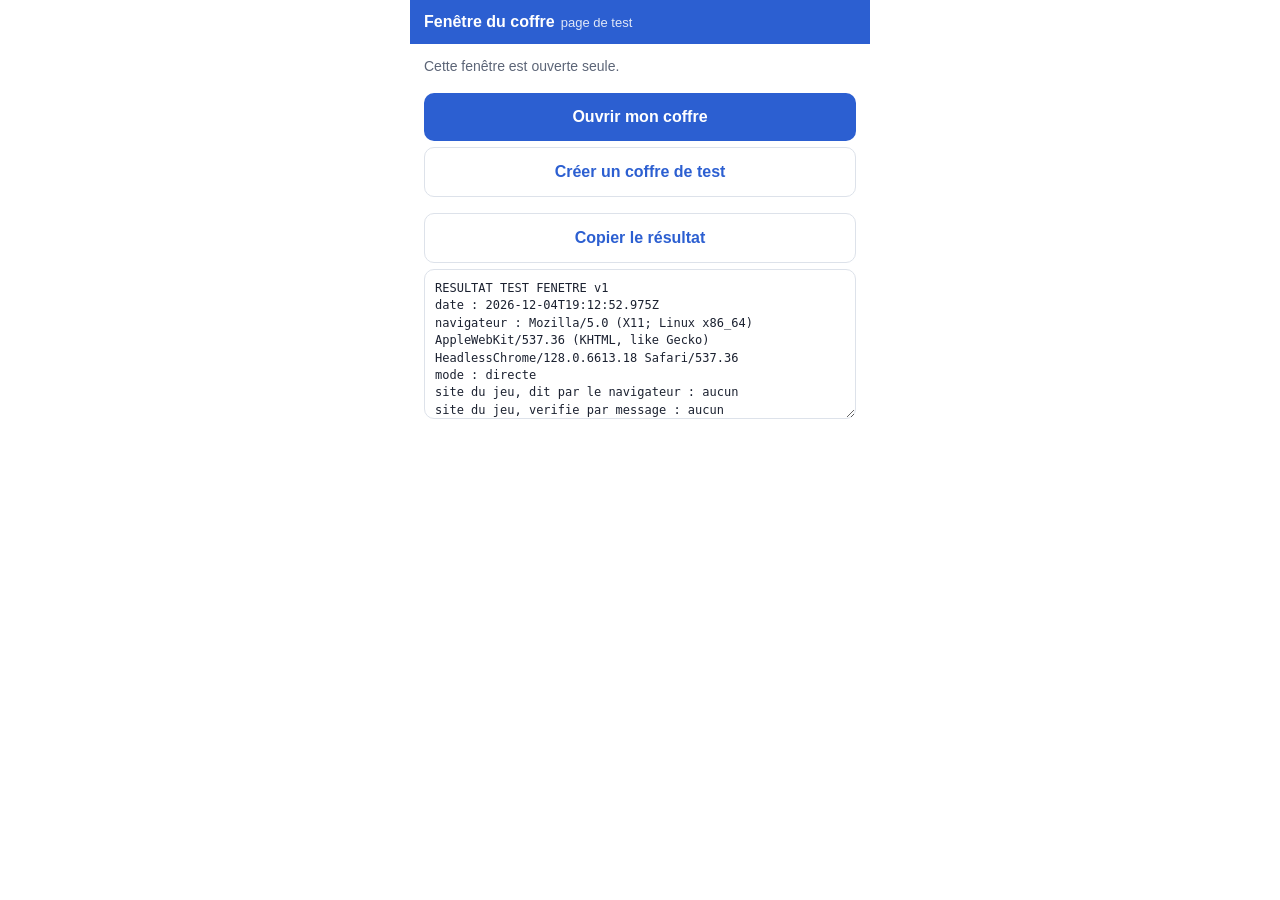
<file: fenetre.html>
<!doctype html>
<html lang="fr">
<head>
<meta charset="utf-8">
<meta name="viewport" content="width=device-width, initial-scale=1">
<meta name="robots" content="noindex, nofollow">
<!-- La page ne charge rien d'extérieur et ne parle à aucun serveur (pas de connect-src). -->
<meta http-equiv="Content-Security-Policy" content="default-src 'none'; script-src 'unsafe-inline'; style-src 'unsafe-inline'; base-uri 'none'; form-action 'none'">
<title>Fenêtre du coffre (test)</title>
<style>
  :root {
    color-scheme: light dark;
    --card: #ffffff; --ink: #1b2130; --muted: #5c6577; --line: #dde2ea;
    --accent: #2c5fd1; --accent-ink: #ffffff; --ok: #1d8a4b; --ko: #c23a2b; --wait: #a66a12;
  }
  @media (prefers-color-scheme: dark) {
    :root {
      --card: #1a1f28; --ink: #eef1f6; --muted: #9ba5b6; --line: #2b323f;
      --accent: #7ea4ff; --accent-ink: #0d1220; --ok: #53c684; --ko: #ff8273; --wait: #e5b663;
    }
  }
  * { box-sizing: border-box; }
  html, body { margin: 0; }
  body { background: var(--card); color: var(--ink);
         font: 16px/1.5 -apple-system, BlinkMacSystemFont, "Segoe UI", Roboto, Helvetica, Arial, sans-serif; }
  main { max-width: 460px; margin: 0 auto; padding: 0 14px 14px; }
  p { margin: 0 0 10px; }
  .bandeau { margin: 0 -14px 12px; padding: 10px 14px; background: var(--accent); color: var(--accent-ink); font-weight: 700; }
  .bandeau .petit { font-weight: 400; opacity: .85; font-size: 13px; margin-left: 6px; }
  .muted { color: var(--muted); font-size: 14px; overflow-wrap: anywhere; }
  button { font: inherit; font-weight: 600; border: 0; border-radius: 10px; padding: 12px 16px; min-height: 46px;
           background: var(--accent); color: var(--accent-ink); cursor: pointer; width: 100%; margin-top: 6px; }
  button.second { background: transparent; color: var(--accent); border: 1px solid var(--line); }
  button:disabled { opacity: .45; cursor: not-allowed; }
  .status { margin-top: 10px; font-size: 15px; overflow-wrap: anywhere; }
  .status.ok { color: var(--ok); } .status.ko { color: var(--ko); } .status.wait { color: var(--wait); }
  .code { font: 600 20px/1.2 ui-monospace, SFMono-Regular, Menlo, Consolas, monospace; letter-spacing: 1px; }
  .recap { border: 1px solid var(--line); border-radius: 12px; padding: 12px; margin: 0 0 10px; background: var(--card); color: var(--ink); }
  .recap-titre { font-weight: 700; margin-bottom: 6px; }
  .ligne { display: flex; justify-content: space-between; gap: 12px; padding: 5px 0; border-top: 1px solid var(--line); }
  .ligne span { color: var(--muted); }
  .ligne b { text-align: right; overflow-wrap: anywhere; }
  textarea { width: 100%; min-height: 150px; margin-top: 6px; padding: 10px; border-radius: 10px; border: 1px solid var(--line);
             background: transparent; color: var(--ink); font: 12px/1.45 ui-monospace, SFMono-Regular, Menlo, Consolas, monospace; resize: vertical; }
  [hidden] { display: none !important; }
</style>
</head>
<body>
<main>
  <div class="bandeau">Fenêtre du coffre<span class="petit">page de test</span></div>
  <p class="muted" id="contexte"></p>
  <div class="status ko" id="refus" hidden></div>

  <section id="accueil">
    <button id="b-ouvrir">Ouvrir mon coffre</button>
    <button id="b-creer" class="second">Créer un coffre de test</button>
    <div class="status" id="s-accueil"></div>
  </section>

  <section id="demande" hidden>
    <div class="recap" id="recap">
      <div class="recap-titre">On te demande de valider</div>
      <div class="ligne"><span>Objet</span><b id="r-objet"></b></div>
      <div class="ligne"><span>Prix</span><b id="r-prix"></b></div>
      <div class="ligne"><span>Pour</span><b id="r-pour"></b></div>
    </div>
    <p class="muted" id="r-site"></p>
    <button id="b-confirmer">Confirmer avec Face ID ou empreinte</button>
    <button id="b-refuser" class="second">Refuser</button>
    <div class="status" id="s-demande"></div>
  </section>

  <section id="fin" hidden>
    <div class="status" id="s-fin"></div>
  </section>

  <section id="zone-rapport">
    <button id="b-copier" class="second">Copier le résultat</button>
    <textarea id="rapport" readonly></textarea>
    <div class="status" id="s-rapport"></div>
  </section>

  <section id="retour" hidden>
    <p class="muted">Copie le résultat ci-dessus, ou fais une capture d'écran de cette fenêtre, avant de revenir au jeu.</p>
    <button id="b-retour">Revenir au jeu</button>
    <div class="status" id="s-retour"></div>
  </section>
</main>

<script>
'use strict';
const te = new TextEncoder(), td = new TextDecoder();
const $ = (id) => document.getElementById(id);

// Mêmes réglages que la page « Test du coffre » : une même passkey doit donner le même code ici.
const PRF_INPUT = te.encode('coffre-test/prf/v1');
const SALT = te.encode('coffre-test/sel-fixe/v1');
const INFO_CODE = 'coffre-test/code-de-controle/v1';
const STORE = 'fenetre-test-v1';

// Sites autorisés à afficher cette fenêtre ou à lui envoyer une demande.
// Dans le vrai produit : les adresses enregistrées par chaque studio, imposées aussi par un en-tête du serveur.
// Limite de ce test : l'adresse ci-dessous est un service partagé, n'importe quelle page servie par lui est acceptée.
const SITES_ENREGISTRES = ['https://raw.githack.com'];
if (location.hostname === 'localhost') SITES_ENREGISTRES.push('http://127.0.0.1:' + location.port);

const INTEGRE = window.top !== window.self;          // affichée dans un autre site
const A_PART = !INTEGRE && !!window.opener;           // ouverte par un autre site, dans sa propre fenêtre
const SANS_PERMISSION = location.hash.indexOf('sans-permission') !== -1;
const MODE = INTEGRE ? (SANS_PERMISSION ? 'integre-sans-permission' : 'integre') : (A_PART ? 'a-part' : 'directe');
const cible = INTEGRE ? window.parent : (A_PART ? window.opener : null);
const ancetres = location.ancestorOrigins ? Array.from(location.ancestorOrigins) : null;

const b64u = (buf) => {
  let s = '';
  for (const x of new Uint8Array(buf)) s += String.fromCharCode(x);
  return btoa(s).replace(/\+/g, '-').replace(/\//g, '_').replace(/=+$/, '');
};
const unb64u = (str) => {
  let s = str.replace(/-/g, '+').replace(/_/g, '/');
  while (s.length % 4) s += '=';
  const bin = atob(s), out = new Uint8Array(bin.length);
  for (let i = 0; i < bin.length; i++) out[i] = bin.charCodeAt(i);
  return out;
};
const hex = (bytes) => Array.from(bytes, (b) => b.toString(16).padStart(2, '0')).join('');
const rand = (n) => crypto.getRandomValues(new Uint8Array(n));
const oui = (b) => (b === true ? 'oui' : b === false ? 'non' : 'inconnu');
const propre = (x, n) => String(x == null ? '' : x).replace(/[\u0000-\u001f\u007f]/g, ' ').slice(0, n);

// --- État de cette fenêtre. Aucune clé n'est gardée, et rien de tiré de la passkey ne part vers le jeu.
let site = null;          // adresse du jeu, une fois vérifiée
let refus = null;         // raison pour laquelle cette fenêtre refuse de servir
let demande = null;       // demande du jeu en cours d'affichage
let credCourant = null;   // identifiant de la dernière passkey utilisée ici
let occupe = false;
let mLocal = null, mBase = null;
let visibilite = 'non mesurable';
const journal = [];
const retirees = new Set(); // demandes que le jeu a retirées pendant une confirmation

// --- Calculs : identiques à la page « Test du coffre »
async function codeDe(prfOutput) {
  const base = await crypto.subtle.importKey('raw', prfOutput, 'HKDF', false, ['deriveBits']);
  new Uint8Array(prfOutput).fill(0); // la sortie PRF ne traîne pas en mémoire
  const bits = new Uint8Array(await crypto.subtle.deriveBits(
    { name: 'HKDF', hash: 'SHA-256', salt: SALT, info: te.encode(INFO_CODE) }, base, 32));
  const h = hex(bits).toUpperCase();
  return h.slice(0, 4) + '-' + h.slice(4);
}
const prfDe = (cred) => {
  const ext = cred.getClientExtensionResults ? cred.getClientExtensionResults() : {};
  const prf = ext && ext.prf ? ext.prf : null;
  const first = prf && prf.results && prf.results.first ? prf.results.first : null;
  return { active: prf ? (typeof prf.enabled === 'boolean' ? prf.enabled : null) : false,
           sortie: first && first.byteLength === 32 ? first : null };
};
// Octet de drapeaux : 0x04 = la personne a été vérifiée, 0x08 = synchronisable, 0x10 = synchronisée.
const drapeaux = (authData) => {
  if (!authData || authData.byteLength < 37) return { uv: null, be: null, bs: null };
  const f = new Uint8Array(authData)[32];
  return { uv: !!(f & 0x04), be: !!(f & 0x08), bs: !!(f & 0x10) };
};
// Ce que le navigateur écrit lui-même dans la réponse : sommes-nous dans un cadre, et sous quel site.
const clientDe = (cred) => {
  try {
    const c = JSON.parse(td.decode(cred.response.clientDataJSON));
    return { cross: typeof c.crossOrigin === 'boolean' ? c.crossOrigin : null, top: typeof c.topOrigin === 'string' ? c.topOrigin : null };
  } catch (_) { return { cross: null, top: null }; }
};
const politique = (nom) => {
  try {
    const fp = document.featurePolicy || document.permissionsPolicy;
    if (fp && fp.allowsFeature) return !!fp.allowsFeature(nom);
  } catch (_) {}
  return null;
};
async function numeroDe(rawId) {
  return hex(new Uint8Array(await crypto.subtle.digest('SHA-256', rawId)).slice(0, 3)).toUpperCase();
}
function nomDuTest() {
  const d = new Date(), p = (n) => String(n).padStart(2, '0');
  return 'fenetre-test-' + p(d.getDate()) + '-' + p(d.getMonth() + 1) + '-' + p(d.getHours()) + 'h' + p(d.getMinutes());
}
function creerPasskey(etiquette) {
  return navigator.credentials.create({ publicKey: {
    challenge: rand(32),
    rp: { name: 'Test du coffre', id: location.hostname },
    user: { id: rand(16), name: etiquette, displayName: etiquette },
    pubKeyCredParams: [{ type: 'public-key', alg: -7 }, { type: 'public-key', alg: -257 }],
    authenticatorSelection: { authenticatorAttachment: 'platform', residentKey: 'required', requireResidentKey: true, userVerification: 'required' },
    attestation: 'none',
    timeout: 120000,
    extensions: { prf: { eval: { first: PRF_INPUT } } },
  } });
}
function demanderPasskey(credId) {
  return navigator.credentials.get({ publicKey: {
    challenge: rand(32),
    rpId: location.hostname,
    userVerification: 'required',
    timeout: 120000,
    allowCredentials: credId ? [{ type: 'public-key', id: unb64u(credId) }] : [],
    extensions: { prf: { eval: { first: PRF_INPUT } } },
  } });
}

// --- Stockage de cette fenêtre. Dans un cadre, le navigateur peut le séparer par site, le vider ou le refuser.
function nouveauMarqueur() { return { id: hex(rand(3)).toUpperCase(), t: Date.now() }; }
function marqueurLocal() {
  try {
    let m = JSON.parse(localStorage.getItem(STORE + '/marqueur') || 'null');
    if (!m || !m.id) { m = nouveauMarqueur(); localStorage.setItem(STORE + '/marqueur', JSON.stringify(m)); }
    return m;
  } catch (e) { return { erreur: e && e.name ? e.name : 'Erreur' }; }
}
function marqueurBase() {
  return new Promise((fin) => {
    let fini = false;
    const rendre = (v) => { if (!fini) { fini = true; fin(v); } };
    const nom = (e) => (e && e.name ? e.name : 'Erreur');
    setTimeout(() => rendre({ erreur: 'sans-reponse' }), 4000);
    try {
      const dem = indexedDB.open(STORE, 1);
      dem.onupgradeneeded = () => dem.result.createObjectStore('kv');
      dem.onerror = () => rendre({ erreur: nom(dem.error) });
      dem.onblocked = () => rendre({ erreur: 'bloque' });
      dem.onsuccess = () => {
        const db = dem.result;
        try {
          const tx = db.transaction('kv', 'readwrite'), st = tx.objectStore('kv');
          const lu = st.get('marqueur');
          let m = null;
          lu.onsuccess = () => { m = lu.result; if (!m || !m.id) { m = nouveauMarqueur(); st.put(m, 'marqueur'); } };
          tx.oncomplete = () => { db.close(); rendre(m || { erreur: 'vide' }); };
          tx.onerror = tx.onabort = () => { db.close(); rendre({ erreur: nom(tx.error) }); };
        } catch (e) { try { db.close(); } catch (_) {} rendre({ erreur: nom(e) }); }
      };
    } catch (e) { rendre({ erreur: nom(e) }); }
  });
}
function retenir(rawId) {
  credCourant = b64u(rawId);
  try { localStorage.setItem(STORE + '/cred', credCourant); } catch (_) {}
}
try { credCourant = localStorage.getItem(STORE + '/cred') || null; } catch (_) {}

// --- Messages vers le jeu. Le navigateur ne les remet qu'à un site enregistré.
function versLeJeu(message) {
  if (!cible || refus) return;
  for (const o of (site ? [site] : SITES_ENREGISTRES)) { try { cible.postMessage(message, o); } catch (_) {} }
}

// --- Affichage
function dire(id, texte, sorte) {
  const el = $(id);
  el.textContent = texte || '';
  el.className = 'status' + (sorte ? ' ' + sorte : '');
}
function direAvecCode(id, texte, code) {
  dire(id, texte, 'ok');
  const span = document.createElement('span');
  span.className = 'code';
  span.textContent = code;
  $(id).appendChild(span);
}
function expliquer(e) {
  const n = e && e.name;
  if (n === 'NotAllowedError') return 'Annulé, ou refusé par l\'appareil. Tu peux réessayer.';
  if (n === 'SecurityError') return 'Cette adresse n\'est pas autorisée pour les passkeys.';
  if (n === 'NotSupportedError') return 'Ce navigateur ne sait pas faire cette opération.';
  if (n === 'InvalidStateError') return 'Une passkey identique existe déjà sur cet appareil.';
  if (n === 'PrfAbsent') return 'La passkey a répondu, mais sans la clé du coffre.';
  return 'Erreur : ' + (n || 'inconnue');
}
const detail = (e) => (e && e.name ? e.name : 'Erreur') + (e && e.message ? ' : ' + propre(e.message, 90) : '');
const age = (m) => Math.max(0, Math.round((Date.now() - m.t) / 60000)) + ' min';
const direMarqueur = (m) => (!m ? 'pas encore lu' : m.erreur ? 'indisponible (' + m.erreur + ')' : m.id + ', cree il y a ' + age(m));
function texteRapport() {
  return [
    'RESULTAT TEST FENETRE v1',
    'date : ' + new Date().toISOString(),
    'navigateur : ' + navigator.userAgent,
    'mode : ' + MODE,
    'site du jeu, dit par le navigateur : ' + (ancetres ? (ancetres.join(' > ') || 'aucun') : 'inconnu'),
    'site du jeu, verifie par message : ' + (site || 'aucun'),
    'refus de cette fenetre : ' + (refus || 'non'),
    'permission ouvrir / creer : ' + oui(politique('publickey-credentials-get')) + ' / ' + oui(politique('publickey-credentials-create')),
    'stockage local : ' + direMarqueur(mLocal),
    'base locale : ' + direMarqueur(mBase),
    '---',
  ].concat(journal).join('\n');
}
function majRapport() { $('rapport').value = texteRapport(); }
function noter(ligne) { journal.push(ligne); majRapport(); }
function majBoutons() {
  const pret = window.isSecureContext && !!window.PublicKeyCredential;
  const attente = INTEGRE && !ancetres && !site; // navigateur qui ne dit pas quel site nous affiche : on attend le jeu
  const bloque = !pret || !!refus || attente;
  $('b-ouvrir').disabled = bloque;
  $('b-creer').disabled = bloque;
  $('b-confirmer').disabled = bloque || !site;
}
function refuser(raison, texte) {
  refus = raison;
  $('refus').textContent = texte;
  $('refus').hidden = false;
  $('accueil').hidden = true;
  $('demande').hidden = true;
  majBoutons();
  majRapport();
}

// --- Les deux gestes de base
async function ouvrir() {
  dire('s-accueil', 'Ton appareil te demande de confirmer…', 'wait');
  const t0 = performance.now();
  try {
    const a = await demanderPasskey(credCourant);
    const prf = prfDe(a), numero = await numeroDe(a.rawId);
    const f = drapeaux(a.response && a.response.authenticatorData), c = clientDe(a);
    if (SANS_PERMISSION) {
      noter('[sans permission] ACCEPTE, ce n\'etait pas attendu : passkey ' + numero);
      versLeJeu({ type: 'coffre-evenement', quoi: 'sans-permission', resultat: 'accepte' });
      dire('s-accueil', 'Attention : le navigateur a accepté sans permission.', 'ko');
      return;
    }
    if (!prf.sortie) throw Object.assign(new Error('passkey ' + numero + ', prf ' + oui(prf.active)), { name: 'PrfAbsent' });
    const code = await codeDe(prf.sortie);
    retenir(a.rawId);
    noter('[ouvrir] ok : passkey ' + numero + ' | code ' + code + ' | personne verifiee ' + oui(f.uv) + ' | synchronisable ' + oui(f.be)
      + ' | synchronisee ' + oui(f.bs) + ' | crossOrigin ' + oui(c.cross) + ' | topOrigin ' + (c.top || 'absent'));
    versLeJeu({ type: 'coffre-evenement', quoi: 'ouvert', passkey: numero });
    direAvecCode('s-accueil', 'Coffre ouvert. Passkey n° ' + numero + '. Code : ', code);
  } catch (e) {
    const ms = Math.round(performance.now() - t0);
    if (SANS_PERMISSION) {
      // On ne conclut « refus du navigateur » que si le navigateur déclare lui-même que ce cadre n'a pas la permission.
      // Une autre erreur, un refus lent ou une annulation ne prouvent rien.
      const nom = e && e.name ? e.name : 'Erreur', pol = politique('publickey-credentials-get');
      const verdict = nom !== 'NotAllowedError' ? 'erreur' : ms > 1500 ? 'tardif' : pol === true ? 'incoherent' : pol === false ? 'politique' : 'immediat';
      const texte = {
        politique: ['Refusé par le navigateur : ce cadre n\'a pas la permission.', 'ok'],
        immediat: ['Refusé tout de suite. Ce navigateur ne dit pas pourquoi.', 'wait'],
        tardif: ['Refusé, mais lentement. Une demande est peut-être apparue, ou tu as annulé.', 'wait'],
        incoherent: ['Refusé alors que la permission semblait donnée.', 'ko'],
        erreur: ['Erreur inattendue. Ce n\'est pas un refus du navigateur.', 'ko'],
      }[verdict];
      noter('[sans permission] ' + verdict + ' : ' + detail(e) + ' | apres ' + ms + ' ms | permission vue de ce cadre ' + oui(pol));
      versLeJeu({ type: 'coffre-evenement', quoi: 'sans-permission', resultat: verdict, erreur: nom, ms });
      dire('s-accueil', texte[0], texte[1]);
      return;
    }
    noter('[ouvrir] echec apres ' + ms + ' ms : ' + detail(e));
    versLeJeu({ type: 'coffre-evenement', quoi: 'erreur', etape: 'ouvrir', erreur: e && e.name ? e.name : 'Erreur' });
    dire('s-accueil', expliquer(e), 'ko');
  }
}
async function creer() {
  dire('s-accueil', 'Ton appareil te demande de confirmer…', 'wait');
  const t0 = performance.now();
  try {
    const cred = await creerPasskey(nomDuTest());
    const prf = prfDe(cred), numero = await numeroDe(cred.rawId);
    const ad = cred.response && cred.response.getAuthenticatorData ? cred.response.getAuthenticatorData() : null;
    const f = drapeaux(ad), c = clientDe(cred);
    retenir(cred.rawId);
    const debut = '[creer] ok : passkey ' + numero + ' | prf ' + oui(prf.active) + ' | personne verifiee ' + oui(f.uv) + ' | synchronisable ' + oui(f.be)
      + ' | synchronisee ' + oui(f.bs) + ' | crossOrigin ' + oui(c.cross) + ' | topOrigin ' + (c.top || 'absent');
    if (prf.sortie) {
      const code = await codeDe(prf.sortie);
      noter(debut + ' | cle du coffre des la creation oui | code ' + code);
      versLeJeu({ type: 'coffre-evenement', quoi: 'cree', passkey: numero, direct: true });
      direAvecCode('s-accueil', 'Coffre créé. Passkey n° ' + numero + '. Code : ', code);
    } else {
      noter(debut + ' | cle du coffre des la creation non');
      versLeJeu({ type: 'coffre-evenement', quoi: 'cree', passkey: numero, direct: false });
      dire('s-accueil', 'Coffre créé, passkey n° ' + numero + '. Touche « Ouvrir mon coffre » pour finir.', 'wait');
    }
  } catch (e) {
    noter('[creer] echec apres ' + Math.round(performance.now() - t0) + ' ms : ' + detail(e));
    versLeJeu({ type: 'coffre-evenement', quoi: 'erreur', etape: 'creer', erreur: e && e.name ? e.name : 'Erreur' });
    dire('s-accueil', expliquer(e), 'ko');
  }
}

// --- Une demande du jeu : on l'affiche ici, et rien n'est validé sans un toucher dans cette fenêtre.
function lireDemande(m) {
  if (!m || typeof m !== 'object') return null;
  const d = { id: propre(m.id, 40), objet: propre(m.objet, 60), prix: propre(m.prix, 40), pour: propre(m.pour, 60) };
  return d.id && d.objet && d.prix && d.pour ? d : null;
}
function demandeDuLien() {
  const m = /[#&]d=([A-Za-z0-9_-]+)/.exec(location.hash);
  if (!m) return null;
  try { return lireDemande(JSON.parse(td.decode(unb64u(m[1])))); } catch (_) { return null; }
}
function direZone() {
  if (!demande || !INTEGRE) return;
  requestAnimationFrame(() => requestAnimationFrame(() => {
    if (!demande) return;
    const r = $('recap').getBoundingClientRect();
    versLeJeu({ type: 'coffre-demande-affichee', id: demande.id, zone: { haut: r.top, gauche: r.left, largeur: r.width, hauteur: r.height } });
  }));
}
function montrerDemande(d) {
  demande = d;
  $('r-objet').textContent = d.objet;
  $('r-prix').textContent = d.prix;
  $('r-pour').textContent = d.pour;
  $('r-site').textContent = site ? 'Demande reçue de : ' + site : 'Vérification du site qui demande…';
  $('accueil').hidden = true;
  $('zone-rapport').hidden = true;
  $('demande').hidden = false;
  dire('s-demande', '');
  majBoutons();
  window.scrollTo(0, 0);
  direZone();
}
function finDemande(texte, sorte, code) {
  demande = null;
  $('demande').hidden = true;
  if (A_PART) {
    // Cette fenêtre ne se ferme pas toute seule : son résultat doit pouvoir être copié avant.
    $('fin').hidden = false;
    $('zone-rapport').hidden = false;
    $('retour').hidden = false;
    if (code) direAvecCode('s-fin', texte + ' Code : ', code); else dire('s-fin', texte, sorte);
  } else {
    $('accueil').hidden = false;
    $('zone-rapport').hidden = false;
    dire('s-accueil', texte, sorte);
  }
}
async function confirmer() {
  const d = demande;
  if (!d || !site) return;
  dire('s-demande', 'Ton appareil te demande de confirmer…', 'wait');
  const vu = visibilite;
  // Le jeu peut retirer sa demande à tout instant. On le revérifie après chaque attente,
  // et une dernière fois juste avant de noter et de répondre : après, plus rien n'attend.
  const retiree = () => {
    if (!retirees.delete(d.id)) return false;
    noter('[achat] demande retiree par le jeu avant la fin : ignore, rien n\'est valide');
    if (demande === d) finDemande('Le jeu a retiré sa demande. Rien n\'a été validé.', 'wait');
    return true;
  };
  try {
    const a = await demanderPasskey(credCourant);
    if (retiree()) return;
    const prf = prfDe(a), numero = await numeroDe(a.rawId);
    if (!prf.sortie) throw Object.assign(new Error('passkey ' + numero + ', prf ' + oui(prf.active)), { name: 'PrfAbsent' });
    const code = await codeDe(prf.sortie);
    if (retiree()) return;
    const f = drapeaux(a.response && a.response.authenticatorData), c = clientDe(a);
    retenir(a.rawId);
    noter('[achat] valide : ' + d.objet + ' | ' + d.prix + ' | ' + d.pour + ' | passkey ' + numero + ' | code ' + code
      + ' | recapitulatif ' + vu + ' | personne verifiee ' + oui(f.uv) + ' | crossOrigin ' + oui(c.cross) + ' | topOrigin ' + (c.top || 'absent'));
    const reponse = { type: 'coffre-reponse', id: d.id, ok: true, approuve: { objet: d.objet, prix: d.prix, pour: d.pour }, passkey: numero, mode: MODE };
    if (A_PART) reponse.marqueurs = { local: mLocal && mLocal.id ? mLocal.id : null, base: mBase && mBase.id ? mBase.id : null };
    versLeJeu(reponse);
    finDemande('Validé : ' + d.objet + ', ' + d.prix + '. Passkey n° ' + numero + '.', 'ok', A_PART ? code : null);
  } catch (e) {
    noter('[achat] echec : ' + detail(e));
    if (retiree()) return;
    dire('s-demande', expliquer(e), 'ko');
  }
}
function refuserDemande() {
  const d = demande;
  if (!d || occupe) return;
  noter('[achat] refuse par le joueur : ' + d.objet + ' | ' + d.prix + ' | ' + d.pour);
  versLeJeu({ type: 'coffre-reponse', id: d.id, ok: false, erreur: 'refus-du-joueur', mode: MODE });
  finDemande('Refusé.', 'wait');
}

window.addEventListener('message', (ev) => {
  if (refus || !cible || ev.source !== cible) return;
  if (SITES_ENREGISTRES.indexOf(ev.origin) === -1) return;
  const m = ev.data;
  if (!m || typeof m !== 'object') return;
  if (!site) {
    site = ev.origin;
    if (demande) $('r-site').textContent = 'Demande reçue de : ' + site;
    majBoutons();
    majRapport();
  }
  if (!INTEGRE || SANS_PERMISSION) return;
  if (m.type === 'jeu-note') noter('[jeu] ' + propre(m.texte, 220));
  if (m.type === 'jeu-annule' && demande && demande.id === propre(m.id, 40)) {
    if (occupe) {
      // Face ID est en cours : la demande est invalidée, la réponse de l'appareil sera ignorée.
      retirees.add(demande.id);
      noter('[achat] demande retiree par le jeu pendant la confirmation');
      dire('s-demande', 'Le jeu a retiré sa demande. Rien ne sera validé.', 'wait');
    } else {
      noter('[achat] demande retiree par le jeu');
      finDemande('Demande retirée par le jeu.', 'wait');
    }
  }
  if (m.type === 'jeu-demande') {
    const d = lireDemande(m);
    if (!d) return;
    if (demande || occupe) { versLeJeu({ type: 'coffre-reponse', id: d.id, ok: false, erreur: 'occupe', mode: MODE }); return; }
    montrerDemande(d);
  }
});

// --- Démarrage
const seul = (fn) => async () => { if (occupe) return; occupe = true; try { await fn(); } finally { occupe = false; } };
$('b-ouvrir').addEventListener('click', seul(ouvrir));
$('b-creer').addEventListener('click', seul(creer));
$('b-confirmer').addEventListener('click', seul(confirmer));
$('b-refuser').addEventListener('click', refuserDemande);
$('b-retour').addEventListener('click', () => {
  try { window.close(); } catch (_) {}
  setTimeout(() => dire('s-retour', 'Si cette fenêtre reste ouverte, ferme-la toi-même.', 'wait'), 600);
});
$('b-copier').addEventListener('click', async () => {
  const t = $('rapport');
  majRapport();
  try {
    await navigator.clipboard.writeText(t.value);
    dire('s-rapport', 'Copié. Colle-le dans la conversation.', 'ok');
  } catch (_) {
    t.focus(); t.select();
    let fait = false;
    try { fait = document.execCommand('copy'); } catch (_) {}
    dire('s-rapport', fait ? 'Copié. Colle-le dans la conversation.' : 'Sélectionné. Fais « Copier », puis colle-le dans la conversation.', fait ? 'ok' : 'wait');
  }
});

(async () => {
  $('contexte').textContent = INTEGRE
    ? 'Cette fenêtre est affichée dans un autre site' + (ancetres && ancetres[0] ? ' : ' + ancetres[0] : '') + '.'
    : A_PART ? 'Cette fenêtre est ouverte à part. Regarde l\'adresse en haut : c\'est celle du coffre.'
    : 'Cette fenêtre est ouverte seule.';
  if (SANS_PERMISSION) {
    $('b-ouvrir').textContent = 'Essayer d\'ouvrir mon coffre';
    $('b-creer').hidden = true;
    $('zone-rapport').hidden = true;
    $('contexte').textContent = 'Ce cadre n\'a pas reçu la permission d\'utiliser Face ID. Le navigateur doit refuser. Si une demande Face ID apparaît, c\'est un échec.';
  }
  if (!(window.isSecureContext && window.PublicKeyCredential)) dire('s-accueil', 'Ce navigateur ne permet pas les passkeys ici.', 'ko');

  if (INTEGRE && window.parent !== window.top) {
    refuser('cadre imbrique', 'Cette fenêtre est affichée dans un cadre lui-même dans un cadre. Elle refuse de servir.');
  } else if (INTEGRE && ancetres) {
    if (ancetres.length !== 1) refuser('cadre imbrique', 'Cette fenêtre est affichée dans un cadre lui-même dans un cadre. Elle refuse de servir.');
    else if (SITES_ENREGISTRES.indexOf(ancetres[0]) === -1) refuser('site non enregistre', 'Ce site n\'est pas enregistré auprès du coffre. Cette fenêtre refuse de servir ici.');
  }
  if (A_PART) {
    try { const o = new URL(document.referrer).origin; if (SITES_ENREGISTRES.indexOf(o) !== -1) site = o; } catch (_) {}
    $('zone-rapport').hidden = !!demandeDuLien();
  }
  majBoutons();

  try {
    new IntersectionObserver((es) => {
      for (const e of es) visibilite = typeof e.isVisible === 'boolean' ? (e.isVisible ? 'visible' : 'recouvert ou partiel') : 'non mesurable';
    }, { threshold: [1], trackVisibility: true, delay: 100 }).observe($('recap'));
  } catch (_) {}
  try {
    new ResizeObserver(() => {
      if (!INTEGRE) return;
      versLeJeu({ type: 'coffre-taille', hauteur: Math.ceil(document.documentElement.getBoundingClientRect().height) });
      direZone();
    }).observe(document.documentElement);
  } catch (_) {}

  versLeJeu({ type: 'coffre-pret', mode: MODE });
  mLocal = marqueurLocal();
  majRapport();

  if (A_PART) {
    const d = demandeDuLien();
    if (d) {
      montrerDemande(d);
      setTimeout(() => {
        if (!site && demande) { $('r-site').textContent = ''; dire('s-demande', 'Impossible de vérifier quel site a ouvert cette fenêtre. Rien ne sera validé.', 'ko'); }
      }, 2500);
    }
  }
  if (MODE === 'directe' && demandeDuLien()) {
    noter('[fenetre a part] ouverte sans lien avec le jeu : demande ignoree');
    dire('s-accueil', 'Cette fenêtre a reçu une demande, mais elle ne sait pas quel site l\'a ouverte. Rien ne sera validé.', 'ko');
  }
  if (INTEGRE && !ancetres) {
    setTimeout(() => { if (!site && !refus) refuser('site non verifie', 'Le site qui affiche cette fenêtre ne s\'est pas fait reconnaître. Elle refuse de servir ici.'); }, 3000);
  }
  mBase = await marqueurBase();
  majRapport();
})();
</script>
</body>
</html>
</file>
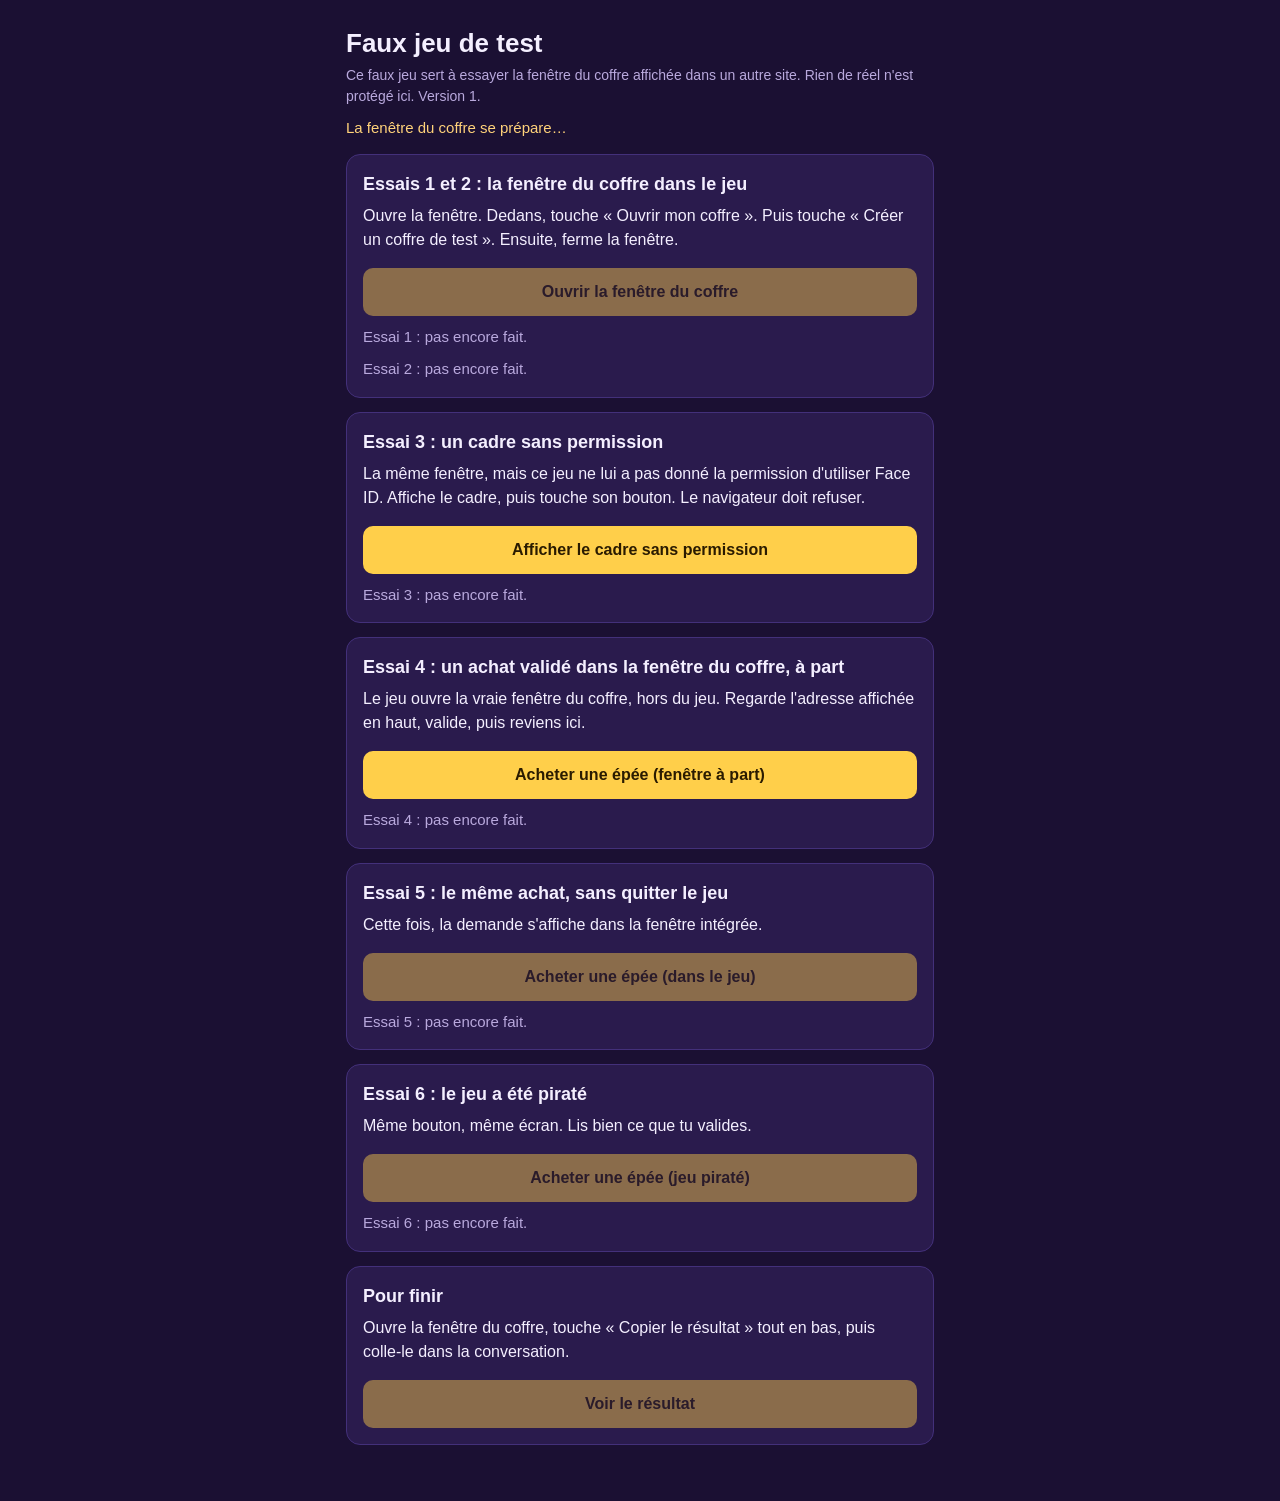
<file: jeu.html>
<!doctype html>
<html lang="fr">
<head>
<meta charset="utf-8">
<meta name="viewport" content="width=device-width, initial-scale=1">
<meta name="robots" content="noindex, nofollow">
<!-- Ce faux jeu ne charge rien d'extérieur, sauf la fenêtre du coffre dans un cadre. -->
<meta http-equiv="Content-Security-Policy" content="default-src 'none'; script-src 'unsafe-inline'; style-src 'unsafe-inline'; frame-src https://aminvest73-hash.github.io http://localhost:8787; base-uri 'none'; form-action 'none'">
<title>Faux jeu de test</title>
<style>
  :root { --fond: #1b1033; --carte: #2a1b4d; --encre: #f4efff; --doux: #b9a9dd; --trait: #43307a; --or: #ffcf4a; --ok: #6fe3a1; --ko: #ff9c9c; --att: #ffd27a; }
  * { box-sizing: border-box; }
  body { margin: 0; background: var(--fond); color: var(--encre);
         font: 16px/1.5 -apple-system, BlinkMacSystemFont, "Segoe UI", Roboto, Helvetica, Arial, sans-serif; }
  main { max-width: 620px; margin: 0 auto; padding: 20px 16px 56px; }
  h1 { font-size: 26px; line-height: 1.2; margin: 8px 0 6px; }
  h2 { font-size: 18px; margin: 0 0 6px; }
  p { margin: 0 0 10px; }
  .doux { color: var(--doux); font-size: 14px; }
  .carte { background: var(--carte); border: 1px solid var(--trait); border-radius: 14px; padding: 16px; margin-top: 14px; }
  button { font: inherit; font-weight: 700; border: 0; border-radius: 10px; padding: 12px 16px; min-height: 46px;
           background: var(--or); color: #2a1b00; cursor: pointer; width: 100%; margin-top: 6px; }
  button:disabled { opacity: .45; cursor: not-allowed; }
  button.lien { width: auto; min-height: 0; margin: 0; padding: 4px 12px; background: transparent; color: var(--encre); border: 1px solid var(--trait); font-weight: 600; }
  .etat { margin-top: 10px; font-size: 15px; overflow-wrap: anywhere; color: var(--doux); }
  .etat.ok { color: var(--ok); } .etat.ko { color: var(--ko); } .etat.att { color: var(--att); }
  .voile { position: fixed; inset: 0; z-index: 10; background: rgba(8, 5, 22, .78); display: flex; align-items: flex-start; justify-content: center; padding: 6vh 10px 10px; }
  .feuille { width: 100%; max-width: 460px; max-height: 90vh; overflow: auto; border-radius: 16px; background: var(--carte); border: 1px solid var(--trait); }
  .tete { display: flex; justify-content: space-between; align-items: center; gap: 10px; padding: 8px 12px; font-size: 14px; color: var(--doux); }
  .porte { position: relative; }
  iframe { display: block; width: 100%; height: 330px; border: 0; }
  .porte-sans { margin-top: 10px; border-radius: 12px; overflow: hidden; border: 1px solid var(--trait); }
  .porte-sans iframe { height: 200px; }
  /* Le faux récapitulatif du jeu piraté : il imite celui de la fenêtre du coffre, couleurs comprises. */
  .faux { --card: #ffffff; --ink: #1b2130; --muted: #5c6577; --line: #dde2ea;
          position: absolute; margin: 0; border: 1px solid var(--line); border-radius: 12px; padding: 12px;
          background: var(--card); color: var(--ink); overflow: hidden; }
  @media (prefers-color-scheme: dark) { .faux { --card: #1a1f28; --ink: #eef1f6; --muted: #9ba5b6; --line: #2b323f; } }
  .faux .recap-titre { font-weight: 700; margin-bottom: 6px; }
  .faux .ligne { display: flex; justify-content: space-between; gap: 12px; padding: 5px 0; border-top: 1px solid var(--line); }
  .faux .ligne span { color: var(--muted); }
  .faux .ligne b { text-align: right; overflow-wrap: anywhere; }
  [hidden] { display: none !important; }
</style>
</head>
<body>
<main>
  <h1>Faux jeu de test</h1>
  <p class="doux">Ce faux jeu sert à essayer la fenêtre du coffre affichée dans un autre site. Rien de réel n'est protégé ici. Version 1.</p>
  <div class="etat att" id="e0">La fenêtre du coffre se prépare…</div>

  <section class="carte">
    <h2>Essais 1 et 2 : la fenêtre du coffre dans le jeu</h2>
    <p>Ouvre la fenêtre. Dedans, touche « Ouvrir mon coffre ». Puis touche « Créer un coffre de test ». Ensuite, ferme la fenêtre.</p>
    <button id="b-voir">Ouvrir la fenêtre du coffre</button>
    <div class="etat" id="e1">Essai 1 : pas encore fait.</div>
    <div class="etat" id="e2">Essai 2 : pas encore fait.</div>
  </section>

  <section class="carte">
    <h2>Essai 3 : un cadre sans permission</h2>
    <p>La même fenêtre, mais ce jeu ne lui a pas donné la permission d'utiliser Face ID. Affiche le cadre, puis touche son bouton. Le navigateur doit refuser.</p>
    <button id="b-sans">Afficher le cadre sans permission</button>
    <div class="porte-sans" id="porte-sans" hidden><iframe id="coffre-sans" title="Fenêtre du coffre, sans permission"></iframe></div>
    <div class="etat" id="e3">Essai 3 : pas encore fait.</div>
  </section>

  <section class="carte">
    <h2>Essai 4 : un achat validé dans la fenêtre du coffre, à part</h2>
    <p>Le jeu ouvre la vraie fenêtre du coffre, hors du jeu. Regarde l'adresse affichée en haut, valide, puis reviens ici.</p>
    <button id="b-apart">Acheter une épée (fenêtre à part)</button>
    <div class="etat" id="e4">Essai 4 : pas encore fait.</div>
  </section>

  <section class="carte">
    <h2>Essai 5 : le même achat, sans quitter le jeu</h2>
    <p>Cette fois, la demande s'affiche dans la fenêtre intégrée.</p>
    <button id="b-integre">Acheter une épée (dans le jeu)</button>
    <div class="etat" id="e5">Essai 5 : pas encore fait.</div>
  </section>

  <section class="carte">
    <h2>Essai 6 : le jeu a été piraté</h2>
    <p>Même bouton, même écran. Lis bien ce que tu valides.</p>
    <button id="b-triche">Acheter une épée (jeu piraté)</button>
    <div class="etat" id="e6">Essai 6 : pas encore fait.</div>
  </section>

  <section class="carte">
    <h2>Pour finir</h2>
    <p>Ouvre la fenêtre du coffre, touche « Copier le résultat » tout en bas, puis colle-le dans la conversation.</p>
    <button id="b-resultat">Voir le résultat</button>
  </section>
</main>

<div class="voile" id="voile" hidden>
  <div class="feuille">
    <div class="tete"><span>Faux jeu · fenêtre intégrée</span><button class="lien" id="b-fermer">Fermer</button></div>
    <div class="porte" id="porte">
      <iframe id="coffre" title="Fenêtre du coffre" allow="publickey-credentials-get; publickey-credentials-create; clipboard-write"></iframe>
      <div class="faux" id="faux" hidden>
        <div class="recap-titre">On te demande de valider</div>
        <div class="ligne"><span>Objet</span><b id="f-objet"></b></div>
        <div class="ligne"><span>Prix</span><b id="f-prix"></b></div>
        <div class="ligne"><span>Pour</span><b id="f-pour"></b></div>
      </div>
    </div>
  </div>
</div>

<script>
'use strict';
const te = new TextEncoder();
const $ = (id) => document.getElementById(id);

// Où se trouve la fenêtre du coffre : toujours sur un autre site que ce faux jeu.
const LOCAL = location.hostname === '127.0.0.1';
const ORIGINE_COFFRE = LOCAL ? 'http://localhost:' + location.port : 'https://aminvest73-hash.github.io';
const COFFRE = ORIGINE_COFFRE + (LOCAL ? '/fenetre.html' : '/coffre-test/fenetre.html');

const VRAI = { objet: 'Épée en bois', prix: '1 pièce', pour: 'Faux jeu de test' };
const PIRATE = { objet: 'Tout ton inventaire', prix: '1000 pièces', pour: 'Un inconnu' };

const cadre = $('coffre'), cadreSans = $('coffre-sans');
let fenetre = null;    // la fenêtre du coffre ouverte à part
let pret = false;      // la fenêtre intégrée a répondu
let enCours = null;    // demande affichée dans la fenêtre intégrée
let temoin = false;    // le cadre qui a la permission a déjà réussi sur cet appareil
const demandes = {};   // ce que le jeu a demandé, et ce qu'il a montré au joueur

const b64u = (buf) => {
  let s = '';
  for (const x of new Uint8Array(buf)) s += String.fromCharCode(x);
  return btoa(s).replace(/\+/g, '-').replace(/\//g, '_').replace(/=+$/, '');
};
const hasard = () => Array.from(crypto.getRandomValues(new Uint8Array(8)), (b) => b.toString(16).padStart(2, '0')).join('');
const numero = (x) => String(x == null ? '' : x).replace(/[^0-9A-F]/g, '').slice(0, 6) || 'inconnu';
const court = (x) => String(x == null ? '' : x).slice(0, 60);
function dire(id, texte, sorte) {
  const el = $(id);
  el.textContent = texte;
  el.className = 'etat' + (sorte ? ' ' + sorte : '');
}

// --- Messages vers la fenêtre du coffre : toujours adressés à son adresse exacte.
function auCoffre(message) { if (pret && cadre.contentWindow) cadre.contentWindow.postMessage(message, ORIGINE_COFFRE); }
const note = (texte) => auCoffre({ type: 'jeu-note', texte });
function ouvrirVoile() { $('voile').hidden = false; }
function fermerVoile() { $('voile').hidden = true; $('faux').hidden = true; }
function retirerDemande() {
  if (!enCours) return;
  auCoffre({ type: 'jeu-annule', id: enCours });
  delete demandes[enCours];
  enCours = null;
}

function nouvelleDemande(essai, vrai, montre) {
  const id = hasard();
  demandes[id] = { essai, vrai, montre };
  return { type: 'jeu-demande', id, objet: vrai.objet, prix: vrai.prix, pour: vrai.pour };
}
function acheterDansLeJeu(essai, vrai, montre) {
  if (!pret) return;
  retirerDemande();
  const m = nouvelleDemande(essai, vrai, montre);
  enCours = m.id;
  $('faux').hidden = true;
  ouvrirVoile();
  dire(essai === 'triche' ? 'e6' : 'e5', 'Regarde la fenêtre du coffre, et valide.', 'att');
  // On laisse au navigateur le temps d'afficher le cadre avant d'envoyer la demande.
  requestAnimationFrame(() => requestAnimationFrame(() => auCoffre(m)));
}
// Le jeu piraté pose son propre récapitulatif exactement par-dessus celui de la fenêtre du coffre.
function placerFaux(zone, montre) {
  const z = zone || {}, f = $('faux'), n = (v) => Number(v) || 0;
  if (n(z.largeur) < 50 || n(z.hauteur) < 30) return;
  $('f-objet').textContent = montre.objet;
  $('f-prix').textContent = montre.prix;
  $('f-pour').textContent = montre.pour;
  f.style.top = n(z.haut) + 'px';
  f.style.left = n(z.gauche) + 'px';
  f.style.width = n(z.largeur) + 'px';
  f.style.height = n(z.hauteur) + 'px';
  f.hidden = false;
}

function duCadre(m) {
  if (m.type === 'coffre-evenement') {
    if (m.quoi === 'ouvert' || m.quoi === 'cree') temoin = true;
    if (m.quoi === 'ouvert') dire('e1', 'Essai 1 réussi : coffre ouvert dans le jeu, passkey n° ' + numero(m.passkey) + '.', 'ok');
    else if (m.quoi === 'cree') dire('e2', 'Essai 2 réussi : coffre créé dans le jeu, passkey n° ' + numero(m.passkey) + (m.direct ? '.' : '. Touche « Ouvrir mon coffre » pour finir.'), 'ok');
    else if (m.quoi === 'erreur') {
      const creer = m.etape === 'creer';
      dire(creer ? 'e2' : 'e1', 'Essai ' + (creer ? '2' : '1') + ' : échec (' + court(m.erreur) + '). Lis le message dans la fenêtre.', 'ko');
    }
    return;
  }
  // Une réponse ne compte que si elle vient de la fenêtre à qui la demande a été envoyée, et une seule fois.
  const d = m.id && demandes[m.id];
  if (!d || d.essai === 'apart') return;
  if (m.type === 'coffre-demande-affichee') {
    if (d.essai === 'triche' && m.id === enCours) placerFaux(m.zone, d.montre);
    return;
  }
  if (m.type !== 'coffre-reponse') return;
  delete demandes[m.id];
  if (m.id === enCours) enCours = null;
  $('faux').hidden = true;
  const a = m.approuve || {};
  if (d.essai === 'triche') {
    if (m.ok) {
      dire('e6', 'Le jeu a triché. Tu as cru valider : ' + d.montre.objet + ', ' + d.montre.prix + ', pour ' + d.montre.pour
        + '. La fenêtre du coffre a réellement validé : ' + court(a.objet) + ', ' + court(a.prix) + ', pour ' + court(a.pour)
        + '. Le jeu avait posé son récapitulatif par-dessus le vrai.', 'ko');
      note('essai 6 : le jeu a recouvert le recapitulatif, le joueur a valide');
    } else {
      dire('e6', 'Essai 6 : non validé (' + court(m.erreur) + '). Le jeu affichait pourtant un faux récapitulatif par-dessus le vrai.', 'att');
      note('essai 6 : le jeu a recouvert le recapitulatif, non valide (' + court(m.erreur) + ')');
    }
    setTimeout(() => { fermerVoile(); $('e6').scrollIntoView({ block: 'center' }); }, 900);
  } else {
    if (m.ok) {
      dire('e5', 'Essai 5 réussi : achat validé sans quitter le jeu (' + court(a.objet) + ', ' + court(a.prix) + ').', 'ok');
      note('essai 5 : achat valide dans le jeu, reponse recue par le jeu');
    } else {
      dire('e5', 'Essai 5 : achat non validé (' + court(m.erreur) + ').', 'att');
      note('essai 5 : non valide (' + court(m.erreur) + ')');
    }
    setTimeout(fermerVoile, 1200);
  }
}
// Essai 3 : « réussi » seulement si le navigateur déclare lui-même que le cadre n'a pas la permission.
function duCadreSans(m) {
  if (m.type !== 'coffre-evenement' || m.quoi !== 'sans-permission') return;
  const ms = Math.round(Number(m.ms) || 0), err = court(m.erreur);
  const suite = temoin ? '' : ' Fais aussi l\'essai 1, pour comparer avec le cadre qui a la permission.';
  const table = {
    politique: ['Essai 3 réussi : le navigateur déclare que ce cadre n\'a pas la permission, et il a refusé tout de suite.', 'ok'],
    immediat: ['Essai 3 : refusé tout de suite. C\'est le résultat attendu, mais ce navigateur ne dit pas pourquoi : probable, pas prouvé.' + suite, 'att'],
    tardif: ['Essai 3 : indéterminé. Le refus a été lent : si une demande Face ID est apparue, ou si tu as annulé, dis-le-moi.', 'att'],
    incoherent: ['Essai 3 : refusé alors que le cadre semblait avoir la permission. À regarder.', 'ko'],
    erreur: ['Essai 3 : erreur (' + err + '). Ce n\'est pas un refus du navigateur, cela ne prouve rien.', 'ko'],
    accepte: ['Essai 3 : ÉCHEC, le navigateur a accepté sans permission.', 'ko'],
  };
  const cas = Object.prototype.hasOwnProperty.call(table, m.resultat) ? table[m.resultat] : ['Essai 3 : résultat inconnu.', 'ko'];
  dire('e3', cas[0], cas[1]);
  note('essai 3 sans permission : ' + court(m.resultat) + ' (' + err + ', ' + ms + ' ms), cadre avec permission deja reussi : ' + (temoin ? 'oui' : 'non'));
}
function deLaFenetre(m) {
  const d = m.id && demandes[m.id];
  if (m.type !== 'coffre-reponse' || !d || d.essai !== 'apart') return;
  delete demandes[m.id];
  if (m.ok) {
    const q = m.marqueurs || {};
    dire('e4', 'Essai 4 réussi : achat validé dans la fenêtre du coffre, passkey n° ' + numero(m.passkey) + '.', 'ok');
    note('essai 4 fenetre a part : valide, passkey ' + numero(m.passkey) + ', stockage local ' + numero(q.local) + ', base locale ' + numero(q.base));
  } else {
    dire('e4', 'Essai 4 : achat non validé (' + court(m.erreur) + ').', 'att');
    note('essai 4 fenetre a part : non valide (' + court(m.erreur) + ')');
  }
}

// --- Messages reçus : seulement de l'adresse du coffre, et seulement des fenêtres que ce jeu a ouvertes.
window.addEventListener('message', (ev) => {
  if (ev.origin !== ORIGINE_COFFRE) return;
  const m = ev.data;
  if (!m || typeof m !== 'object') return;
  const de = ev.source === cadre.contentWindow ? 'cadre' : ev.source === cadreSans.contentWindow ? 'sans' : (fenetre && ev.source === fenetre) ? 'apart' : null;
  if (!de) return;
  if (m.type === 'coffre-pret') {
    ev.source.postMessage({ type: 'jeu-bonjour' }, ORIGINE_COFFRE);
    if (de === 'cadre' && !pret) {
      pret = true;
      for (const id of ['b-voir', 'b-integre', 'b-triche', 'b-resultat']) $(id).disabled = false;
      dire('e0', 'La fenêtre du coffre est prête.', 'ok');
    }
    return;
  }
  if (m.type === 'coffre-taille') {
    const h = Math.max(160, Math.min(1600, Math.round(Number(m.hauteur) || 0)));
    if (de === 'cadre') cadre.style.height = h + 'px';
    if (de === 'sans') cadreSans.style.height = h + 'px';
    return;
  }
  if (de === 'cadre') duCadre(m); else if (de === 'sans') duCadreSans(m); else deLaFenetre(m);
});

$('b-voir').addEventListener('click', ouvrirVoile);
$('b-resultat').addEventListener('click', ouvrirVoile);
$('b-fermer').addEventListener('click', () => { retirerDemande(); fermerVoile(); });
$('b-sans').addEventListener('click', () => {
  $('porte-sans').hidden = false;
  cadreSans.src = COFFRE + '#sans-permission';
  dire('e3', 'Touche le bouton du cadre ci-dessus.', 'att');
});
$('b-apart').addEventListener('click', () => {
  const m = nouvelleDemande('apart', VRAI, VRAI);
  const lien = COFFRE + '#a-part&d=' + b64u(te.encode(JSON.stringify({ id: m.id, objet: m.objet, prix: m.prix, pour: m.pour })));
  fenetre = window.open(lien, 'fenetre-du-coffre', 'popup,width=440,height=700');
  if (!fenetre) {
    delete demandes[m.id];
    dire('e4', 'Essai 4 : le navigateur a bloqué l\'ouverture de la fenêtre.', 'ko');
    note('essai 4 fenetre a part : ouverture bloquee');
  } else {
    dire('e4', 'La fenêtre du coffre est ouverte. Valide dedans. Avant de la fermer, copie son résultat ou fais-en une capture d\'écran. Si rien ne change ici ensuite, dis-le-moi.', 'att');
  }
});
$('b-integre').addEventListener('click', () => acheterDansLeJeu('honnete', VRAI, VRAI));
$('b-triche').addEventListener('click', () => acheterDansLeJeu('triche', PIRATE, VRAI));

for (const id of ['b-voir', 'b-integre', 'b-triche', 'b-resultat']) $(id).disabled = true;
cadre.src = COFFRE;
setTimeout(() => {
  if (!pret) dire('e0', 'La fenêtre du coffre ne répond pas. Ce site n\'est peut-être pas enregistré auprès du coffre.', 'ko');
}, 6000);
</script>
</body>
</html>
</file>
<file: compte/style.css>
/* L'habillage de la page : sobre, lisible sur un téléphone. Rien n'est chargé d'ailleurs : ni police, ni image
   (les deux logos des boutons « Continuer avec … » sont des fichiers de cette page, voir LOGOS.md).
   Une action principale par écran ; le reste se range sous « Plus d'options ». */
:root {
  color-scheme: light dark;
  --bg: #f3f4f7; --card: #ffffff; --ink: #141a26; --muted: #5d6677; --line: #e1e5ec;
  --accent: #2f5bea; --accent-ink: #ffffff;
  --ok: #18794a; --ok-doux: #e6f5ec; --ko: #b93525; --ko-doux: #fbeae7; --wait: #8a5a0b; --wait-doux: #fbf2df;
  --ombre: 0 1px 2px rgba(20, 26, 38, .06), 0 8px 24px rgba(20, 26, 38, .06);
}
@media (prefers-color-scheme: dark) {
  :root {
    --bg: #0e1116; --card: #171b23; --ink: #eef1f6; --muted: #98a2b3; --line: #262d3a;
    --accent: #8aa9ff; --accent-ink: #0b1020;
    --ok: #5fd08f; --ok-doux: #12261b; --ko: #ff8b7d; --ko-doux: #2c1614; --wait: #e8bd6a; --wait-doux: #2a2111;
    --ombre: 0 1px 2px rgba(0, 0, 0, .4), 0 8px 24px rgba(0, 0, 0, .25);
  }
}
* { box-sizing: border-box; }
/* Sur un téléphone, le navigateur pose un voile gris sur ce qu'on touche : chaque bouton a déjà son propre retour. */
html { -webkit-tap-highlight-color: transparent; -webkit-text-size-adjust: 100%; }
body { margin: 0; background: var(--bg); color: var(--ink); -webkit-font-smoothing: antialiased;
       font: 16px/1.5 -apple-system, BlinkMacSystemFont, "Segoe UI", Roboto, Helvetica, Arial, sans-serif; }
main { max-width: 460px; margin: 0 auto; padding: 20px 16px max(40px, env(safe-area-inset-bottom)); }

.entete { display: flex; align-items: center; gap: 12px; margin: 6px 2px 2px; }
.marque { width: 36px; height: 36px; flex-shrink: 0; }
.essai-note { margin: 8px 2px 0; font-size: 13px; }
/* Le choix de la langue : toujours là, en haut à droite. Deux petits boutons dans une même pastille. */
.langue { display: inline-flex; flex-shrink: 0; border: 1px solid var(--line); border-radius: 999px; overflow: hidden; background: var(--card); }
.langue button { width: auto; min-height: 36px; min-width: 44px; margin: 0; padding: 6px 12px; border-radius: 0; background: transparent; color: var(--muted);
                 font-size: 13px; font-weight: 600; }
.langue button.actif { background: var(--accent); color: var(--accent-ink); }
.marque .porte { fill: var(--accent); }
.marque .cadran { fill: none; stroke: var(--accent-ink); stroke-width: 2.4; stroke-linecap: round; }

h1 { font-size: 20px; line-height: 1.15; letter-spacing: -0.02em; margin: 8px 0 6px; }
.entete h1 { margin: 0; flex: 1; min-width: 0; }
h2 { font-size: 18px; line-height: 1.25; letter-spacing: -0.01em; margin: 0 0 6px; }
.fort { font-weight: 600; }
.bon { color: var(--ok); font-weight: 600; }
/* Une carte dont l'affaire est faite (le compte est protégé) : une coche devant son titre, rien de plus. */
h2.fait::before { content: '✓'; color: var(--ok); margin-right: 8px; }
p { margin: 0 0 10px; }
p:empty { display: none; }
.muted { color: var(--muted); font-size: 14.5px; }

.card { background: var(--card); border: 1px solid var(--line); border-radius: 16px; padding: 18px; margin-top: 14px; box-shadow: var(--ombre); }
/* La demande d'un jeu est ce que le joueur est venu faire : elle se voit en premier. */
.card.jeu { border-color: var(--accent); }
.card.jeu strong { font-size: 18px; letter-spacing: -0.01em; }
/* Le site du jeu qui demande : toujours écrit, sous son nom. */
.site { display: flex; align-items: center; gap: 7px; color: var(--muted); font-size: 14px; overflow-wrap: anywhere; margin: 0 0 10px; }
.site::before { content: ''; width: 9px; height: 9px; border-radius: 50%; background: var(--ok); flex-shrink: 0; }
.site:empty { display: none; }
/* Un jeu demande, et il n'y a pas encore de compte ici : sa carte et celle de l'accueil n'en font qu'une. */
#v-jeu:has(+ #v-accueil:not([hidden])) { border-bottom: 0; border-bottom-left-radius: 0; border-bottom-right-radius: 0; box-shadow: none; padding-bottom: 4px; }
#v-jeu:not([hidden]) + #v-accueil > .card { margin-top: 0; border-top: 0; border-top-left-radius: 0; border-top-right-radius: 0; border-color: var(--accent); padding-top: 4px;
  clip-path: inset(0 -40px -40px -40px); }   /* son ombre ne remonte pas sur la moitié du haut */
.pied { margin: 14px 6px 0; font-size: 13.5px; text-align: center; }
/* L'adresse du wallet, en court, avec son bouton « Copier ». L'adresse entière est sous « Plus d'options ». */
.puce { display: inline-flex; align-items: center; gap: 4px; max-width: 100%; margin: 4px 0 2px; padding: 4px 4px 4px 12px; border: 1px solid var(--line); border-radius: 12px; background: var(--bg); }
.puce .adresse { font-size: 15px; }
.etiquette { margin: 0; font-size: 13px; }
.puce button.petit { background: transparent; color: var(--accent); font-weight: 600; }
/* Les étapes d'un parcours : une barre par étape, pleine quand elle est atteinte. */
.pas { display: flex; gap: 6px; margin: 2px 0 8px; }
.pas i { flex: 1; height: 4px; border-radius: 4px; background: var(--line); }
.pas i.fait { background: var(--accent); }
.etape { font-size: 13px; margin: 0 0 8px; }
.etape:empty { display: none; }

button { font: inherit; font-weight: 600; border: 0; border-radius: 12px; padding: 13px 16px; min-height: 48px;
         background: var(--accent); color: var(--accent-ink); cursor: pointer; width: 100%; margin-top: 10px;
         touch-action: manipulation; -webkit-user-select: none; user-select: none;
         transition: transform .12s ease-out, opacity .12s ease-out; }
button:active { transform: scale(.97); }
/* Le survol ne se montre que là où il existe vraiment : sur un écran tactile, il resterait collé après le toucher. */
@media (hover: hover) and (pointer: fine) { button:hover { opacity: .9; } }
button:focus-visible, input:focus-visible, textarea:focus-visible, summary:focus-visible { outline: 2px solid var(--accent); outline-offset: 2px; }
button.second { background: transparent; color: var(--accent); border: 1px solid var(--line); }
button.petit { width: auto; min-height: 40px; padding: 6px 12px; margin: 0; font-weight: 500; font-size: 14px; }
/* « Continuer avec … » : le logo officiel du service (un fichier servi par la page, voir LOGOS.md), et les couleurs
   que chaque service demande pour son bouton (Google : blanc bordé de gris en clair, presque noir en sombre ; Discord :
   son bleu, symbole blanc). Le texte reste celui de la page : aucune police n'est chargée d'ailleurs. */
button.porte { display: flex; align-items: center; justify-content: center; gap: 12px; }
button.porte svg, button.porte img { width: 20px; height: 20px; flex-shrink: 0; }
button.porte img { object-fit: contain; pointer-events: none; -webkit-user-drag: none; }
button.porte-google { background: #ffffff; color: #1f1f1f; border: 1px solid #747775; }
button.porte-discord { background: #5865f2; color: #ffffff; }
@media (prefers-color-scheme: dark) { button.porte-google { background: #131314; color: #e3e3e3; border-color: #8e918f; } }
/* Une porte sans marque (l'e-mail) : le même gabarit, aux couleurs de la page. */
button.porte-neutre { background: transparent; color: var(--ink); border: 1px solid var(--line); }
.note { font-size: 13px; margin: 6px 2px 0; text-align: center; }
/* Une action secondaire écrite comme un lien : « J'ai déjà un compte », sous les autres choix. */
button.lien { background: transparent; color: var(--accent); min-height: 44px; font-weight: 600; font-size: 15px; margin-top: 6px; }
button.lien + button.lien { margin-top: 0; }
/* La case de l'adresse e-mail et celle du code, quand elles s'ouvrent sous un bouton. */
#z-identite, #z-code { margin-top: 10px; }
button:disabled { opacity: .45; cursor: not-allowed; }
@media (prefers-reduced-motion: reduce) { button { transition: none; } button:active { transform: none; } }

.status { margin-top: 12px; font-size: 15px; overflow-wrap: anywhere; }
.status:empty { display: none; }
p.status { margin-bottom: 0; }
.status.ok, .status.ko, .status.wait { padding: 10px 12px; border-radius: 10px; }
.status.ok { color: var(--ok); background: var(--ok-doux); }
.status.ko { color: var(--ko); background: var(--ko-doux); }
.status.wait { color: var(--wait); background: var(--wait-doux); }

/* Confirmer un envoi : ce qui sort du wallet, en grand ; le détail en dessous, en petit. */
.envoi { white-space: pre-line; font-weight: 600; font-size: 18px; line-height: 1.35; letter-spacing: -0.01em; border: 1px solid var(--line);
  border-radius: 12px; padding: 14px; margin: 12px 0 8px; overflow-wrap: anywhere; font-variant-numeric: tabular-nums; }
.envoi:empty, .detail-envoi:empty, .total-envoi:empty { display: none; }
.detail-envoi { white-space: pre-line; font-size: 12px; line-height: 1.5; overflow-wrap: anywhere; }
.total-envoi { font-weight: 600; margin: 10px 0 4px; }
/* Une opération du programme d'un jeu : ce qui est lisible dans la demande, une ligne par fait ; puis ce que la fenêtre ne lit pas. */
.faits-operation { white-space: pre-line; line-height: 1.5; margin: 10px 0 4px; }
.faits-operation:empty { display: none; }
.note-operation { font-size: 13px; line-height: 1.5; margin: 8px 0 4px; }

.adresse { font: 600 15px/1.4 ui-monospace, SFMono-Regular, Menlo, Consolas, monospace; overflow-wrap: anywhere; }
.mots { display: grid; grid-template-columns: repeat(auto-fill, minmax(130px, 1fr)); gap: 8px; margin: 10px 0; padding: 0; list-style: none; }
.mots li, .carte { border: 1px solid var(--line); border-radius: 10px; padding: 8px 10px; background: var(--card); color: var(--ink); font: inherit; }
.mots li span { color: var(--muted); font-size: 13px; margin-right: 6px; }
.mots li b { font-weight: 600; }
.mots li b:empty::after { content: '…'; color: var(--muted); font-weight: 400; }
.cartes { display: flex; flex-wrap: wrap; gap: 8px; margin: 10px 0; }
.carte { width: auto; min-height: 44px; margin: 0; font-weight: 500; cursor: pointer; }
.carte.posee { opacity: .35; }
.mots li.vide { opacity: .5; }

/* 16 px au moins dans un champ : en dessous, l'iPhone zoome dans la page dès qu'on le touche. */
input[type="text"], input[type="password"], textarea { width: 100%; padding: 12px; min-height: 48px; border-radius: 12px; border: 1px solid var(--line);
         background: transparent; color: var(--ink); font: inherit; }
textarea { min-height: 120px; font: 12px/1.45 ui-monospace, SFMono-Regular, Menlo, Consolas, monospace; resize: vertical; margin-top: 10px; }
/* Une case posée juste sous un bouton (le code, sous « Recevoir mon code ») : le même écart qu'entre deux boutons. */
button + input, div + input { margin-top: 10px; }
.saisie { display: grid; grid-template-columns: repeat(auto-fill, minmax(130px, 1fr)); gap: 8px; margin: 10px 0; }

details { margin-top: 12px; }
summary { cursor: pointer; color: var(--muted); font-weight: 500; font-size: 14px; -webkit-user-select: none; user-select: none; }
/* « Plus d'options » : sous les cartes du compte, replié. Assez haut pour être touché sans viser. */
details.options { margin: 14px 4px 0; }
details.options > summary { min-height: 44px; display: flex; align-items: center; list-style: none; }
details.options > summary::-webkit-details-marker { display: none; }
details.options > summary::after { content: '›'; margin-left: 6px; font-size: 18px; line-height: 1; transition: transform .12s ease-out; }
details.options[open] > summary::after { transform: rotate(90deg); }
details.options .adresse { font-size: 13px; }
details.card { margin-top: 14px; box-shadow: none; background: transparent; }
details.card > summary { font-weight: 600; }
[hidden] { display: none !important; }
</file>
<file: faux-jeu/style.css>
/* L'habillage de la page : sobre, lisible sur un téléphone. Rien n'est chargé d'ailleurs : ni police, ni image
   (les deux logos des boutons « Continuer avec … » sont des fichiers de cette page, voir LOGOS.md).
   Une action principale par écran ; le reste se range sous « Plus d'options ». */
:root {
  color-scheme: light dark;
  --bg: #f3f4f7; --card: #ffffff; --ink: #141a26; --muted: #5d6677; --line: #e1e5ec;
  --accent: #2f5bea; --accent-ink: #ffffff;
  --ok: #18794a; --ok-doux: #e6f5ec; --ko: #b93525; --ko-doux: #fbeae7; --wait: #8a5a0b; --wait-doux: #fbf2df;
  --ombre: 0 1px 2px rgba(20, 26, 38, .06), 0 8px 24px rgba(20, 26, 38, .06);
}
@media (prefers-color-scheme: dark) {
  :root {
    --bg: #0e1116; --card: #171b23; --ink: #eef1f6; --muted: #98a2b3; --line: #262d3a;
    --accent: #8aa9ff; --accent-ink: #0b1020;
    --ok: #5fd08f; --ok-doux: #12261b; --ko: #ff8b7d; --ko-doux: #2c1614; --wait: #e8bd6a; --wait-doux: #2a2111;
    --ombre: 0 1px 2px rgba(0, 0, 0, .4), 0 8px 24px rgba(0, 0, 0, .25);
  }
}
* { box-sizing: border-box; }
/* Sur un téléphone, le navigateur pose un voile gris sur ce qu'on touche : chaque bouton a déjà son propre retour. */
html { -webkit-tap-highlight-color: transparent; -webkit-text-size-adjust: 100%; }
body { margin: 0; background: var(--bg); color: var(--ink); -webkit-font-smoothing: antialiased;
       font: 16px/1.5 -apple-system, BlinkMacSystemFont, "Segoe UI", Roboto, Helvetica, Arial, sans-serif; }
main { max-width: 460px; margin: 0 auto; padding: 20px 16px max(40px, env(safe-area-inset-bottom)); }

.entete { display: flex; align-items: center; gap: 12px; margin: 6px 2px 2px; }
.marque { width: 36px; height: 36px; flex-shrink: 0; }
.essai-note { margin: 8px 2px 0; font-size: 13px; }
/* Le choix de la langue : toujours là, en haut à droite. Deux petits boutons dans une même pastille. */
.langue { display: inline-flex; flex-shrink: 0; border: 1px solid var(--line); border-radius: 999px; overflow: hidden; background: var(--card); }
.langue button { width: auto; min-height: 36px; min-width: 44px; margin: 0; padding: 6px 12px; border-radius: 0; background: transparent; color: var(--muted);
                 font-size: 13px; font-weight: 600; }
.langue button.actif { background: var(--accent); color: var(--accent-ink); }
.marque .porte { fill: var(--accent); }
.marque .cadran { fill: none; stroke: var(--accent-ink); stroke-width: 2.4; stroke-linecap: round; }

h1 { font-size: 20px; line-height: 1.15; letter-spacing: -0.02em; margin: 8px 0 6px; }
.entete h1 { margin: 0; flex: 1; min-width: 0; }
h2 { font-size: 18px; line-height: 1.25; letter-spacing: -0.01em; margin: 0 0 6px; }
.fort { font-weight: 600; }
.bon { color: var(--ok); font-weight: 600; }
/* Une carte dont l'affaire est faite (le compte est protégé) : une coche devant son titre, rien de plus. */
h2.fait::before { content: '✓'; color: var(--ok); margin-right: 8px; }
p { margin: 0 0 10px; }
p:empty { display: none; }
.muted { color: var(--muted); font-size: 14.5px; }

.card { background: var(--card); border: 1px solid var(--line); border-radius: 16px; padding: 18px; margin-top: 14px; box-shadow: var(--ombre); }
/* La demande d'un jeu est ce que le joueur est venu faire : elle se voit en premier. */
.card.jeu { border-color: var(--accent); }
.card.jeu strong { font-size: 18px; letter-spacing: -0.01em; }
/* Le site du jeu qui demande : toujours écrit, sous son nom. */
.site { display: flex; align-items: center; gap: 7px; color: var(--muted); font-size: 14px; overflow-wrap: anywhere; margin: 0 0 10px; }
.site::before { content: ''; width: 9px; height: 9px; border-radius: 50%; background: var(--ok); flex-shrink: 0; }
.site:empty { display: none; }
/* Un jeu demande, et il n'y a pas encore de compte ici : sa carte et celle de l'accueil n'en font qu'une. */
#v-jeu:has(+ #v-accueil:not([hidden])) { border-bottom: 0; border-bottom-left-radius: 0; border-bottom-right-radius: 0; box-shadow: none; padding-bottom: 4px; }
#v-jeu:not([hidden]) + #v-accueil > .card { margin-top: 0; border-top: 0; border-top-left-radius: 0; border-top-right-radius: 0; border-color: var(--accent); padding-top: 4px;
  clip-path: inset(0 -40px -40px -40px); }   /* son ombre ne remonte pas sur la moitié du haut */
.pied { margin: 14px 6px 0; font-size: 13.5px; text-align: center; }
/* L'adresse du wallet, en court, avec son bouton « Copier ». L'adresse entière est sous « Plus d'options ». */
.puce { display: inline-flex; align-items: center; gap: 4px; max-width: 100%; margin: 4px 0 2px; padding: 4px 4px 4px 12px; border: 1px solid var(--line); border-radius: 12px; background: var(--bg); }
.puce .adresse { font-size: 15px; }
.etiquette { margin: 0; font-size: 13px; }
.puce button.petit { background: transparent; color: var(--accent); font-weight: 600; }
/* Les étapes d'un parcours : une barre par étape, pleine quand elle est atteinte. */
.pas { display: flex; gap: 6px; margin: 2px 0 8px; }
.pas i { flex: 1; height: 4px; border-radius: 4px; background: var(--line); }
.pas i.fait { background: var(--accent); }
.etape { font-size: 13px; margin: 0 0 8px; }
.etape:empty { display: none; }

button { font: inherit; font-weight: 600; border: 0; border-radius: 12px; padding: 13px 16px; min-height: 48px;
         background: var(--accent); color: var(--accent-ink); cursor: pointer; width: 100%; margin-top: 10px;
         touch-action: manipulation; -webkit-user-select: none; user-select: none;
         transition: transform .12s ease-out, opacity .12s ease-out; }
button:active { transform: scale(.97); }
/* Le survol ne se montre que là où il existe vraiment : sur un écran tactile, il resterait collé après le toucher. */
@media (hover: hover) and (pointer: fine) { button:hover { opacity: .9; } }
button:focus-visible, input:focus-visible, textarea:focus-visible, summary:focus-visible { outline: 2px solid var(--accent); outline-offset: 2px; }
button.second { background: transparent; color: var(--accent); border: 1px solid var(--line); }
button.petit { width: auto; min-height: 40px; padding: 6px 12px; margin: 0; font-weight: 500; font-size: 14px; }
/* « Continuer avec … » : le logo officiel du service (un fichier servi par la page, voir LOGOS.md), et les couleurs
   que chaque service demande pour son bouton (Google : blanc bordé de gris en clair, presque noir en sombre ; Discord :
   son bleu, symbole blanc). Le texte reste celui de la page : aucune police n'est chargée d'ailleurs. */
button.porte { display: flex; align-items: center; justify-content: center; gap: 12px; }
button.porte svg, button.porte img { width: 20px; height: 20px; flex-shrink: 0; }
button.porte img { object-fit: contain; pointer-events: none; -webkit-user-drag: none; }
button.porte-google { background: #ffffff; color: #1f1f1f; border: 1px solid #747775; }
button.porte-discord { background: #5865f2; color: #ffffff; }
@media (prefers-color-scheme: dark) { button.porte-google { background: #131314; color: #e3e3e3; border-color: #8e918f; } }
/* Une porte sans marque (l'e-mail) : le même gabarit, aux couleurs de la page. */
button.porte-neutre { background: transparent; color: var(--ink); border: 1px solid var(--line); }
.note { font-size: 13px; margin: 6px 2px 0; text-align: center; }
/* Une action secondaire écrite comme un lien : « J'ai déjà un compte », sous les autres choix. */
button.lien { background: transparent; color: var(--accent); min-height: 44px; font-weight: 600; font-size: 15px; margin-top: 6px; }
button.lien + button.lien { margin-top: 0; }
/* La case de l'adresse e-mail et celle du code, quand elles s'ouvrent sous un bouton. */
#z-identite, #z-code { margin-top: 10px; }
button:disabled { opacity: .45; cursor: not-allowed; }
@media (prefers-reduced-motion: reduce) { button { transition: none; } button:active { transform: none; } }

.status { margin-top: 12px; font-size: 15px; overflow-wrap: anywhere; }
.status:empty { display: none; }
p.status { margin-bottom: 0; }
.status.ok, .status.ko, .status.wait { padding: 10px 12px; border-radius: 10px; }
.status.ok { color: var(--ok); background: var(--ok-doux); }
.status.ko { color: var(--ko); background: var(--ko-doux); }
.status.wait { color: var(--wait); background: var(--wait-doux); }

/* Confirmer un envoi : ce qui sort du wallet, en grand ; le détail en dessous, en petit. */
.envoi { white-space: pre-line; font-weight: 600; font-size: 18px; line-height: 1.35; letter-spacing: -0.01em; border: 1px solid var(--line);
  border-radius: 12px; padding: 14px; margin: 12px 0 8px; overflow-wrap: anywhere; font-variant-numeric: tabular-nums; }
.envoi:empty, .detail-envoi:empty, .total-envoi:empty { display: none; }
.detail-envoi { white-space: pre-line; font-size: 12px; line-height: 1.5; overflow-wrap: anywhere; }
.total-envoi { font-weight: 600; margin: 10px 0 4px; }
/* Une opération du programme d'un jeu : ce qui est lisible dans la demande, une ligne par fait ; puis ce que la fenêtre ne lit pas. */
.faits-operation { white-space: pre-line; line-height: 1.5; margin: 10px 0 4px; }
.faits-operation:empty { display: none; }
.note-operation { font-size: 13px; line-height: 1.5; margin: 8px 0 4px; }

.adresse { font: 600 15px/1.4 ui-monospace, SFMono-Regular, Menlo, Consolas, monospace; overflow-wrap: anywhere; }
.mots { display: grid; grid-template-columns: repeat(auto-fill, minmax(130px, 1fr)); gap: 8px; margin: 10px 0; padding: 0; list-style: none; }
.mots li, .carte { border: 1px solid var(--line); border-radius: 10px; padding: 8px 10px; background: var(--card); color: var(--ink); font: inherit; }
.mots li span { color: var(--muted); font-size: 13px; margin-right: 6px; }
.mots li b { font-weight: 600; }
.mots li b:empty::after { content: '…'; color: var(--muted); font-weight: 400; }
.cartes { display: flex; flex-wrap: wrap; gap: 8px; margin: 10px 0; }
.carte { width: auto; min-height: 44px; margin: 0; font-weight: 500; cursor: pointer; }
.carte.posee { opacity: .35; }
.mots li.vide { opacity: .5; }

/* 16 px au moins dans un champ : en dessous, l'iPhone zoome dans la page dès qu'on le touche. */
input[type="text"], input[type="password"], textarea { width: 100%; padding: 12px; min-height: 48px; border-radius: 12px; border: 1px solid var(--line);
         background: transparent; color: var(--ink); font: inherit; }
textarea { min-height: 120px; font: 12px/1.45 ui-monospace, SFMono-Regular, Menlo, Consolas, monospace; resize: vertical; margin-top: 10px; }
/* Une case posée juste sous un bouton (le code, sous « Recevoir mon code ») : le même écart qu'entre deux boutons. */
button + input, div + input { margin-top: 10px; }
.saisie { display: grid; grid-template-columns: repeat(auto-fill, minmax(130px, 1fr)); gap: 8px; margin: 10px 0; }

details { margin-top: 12px; }
summary { cursor: pointer; color: var(--muted); font-weight: 500; font-size: 14px; -webkit-user-select: none; user-select: none; }
/* « Plus d'options » : sous les cartes du compte, replié. Assez haut pour être touché sans viser. */
details.options { margin: 14px 4px 0; }
details.options > summary { min-height: 44px; display: flex; align-items: center; list-style: none; }
details.options > summary::-webkit-details-marker { display: none; }
details.options > summary::after { content: '›'; margin-left: 6px; font-size: 18px; line-height: 1; transition: transform .12s ease-out; }
details.options[open] > summary::after { transform: rotate(90deg); }
details.options .adresse { font-size: 13px; }
details.card { margin-top: 14px; box-shadow: none; background: transparent; }
details.card > summary { font-weight: 600; }
[hidden] { display: none !important; }
</file>
